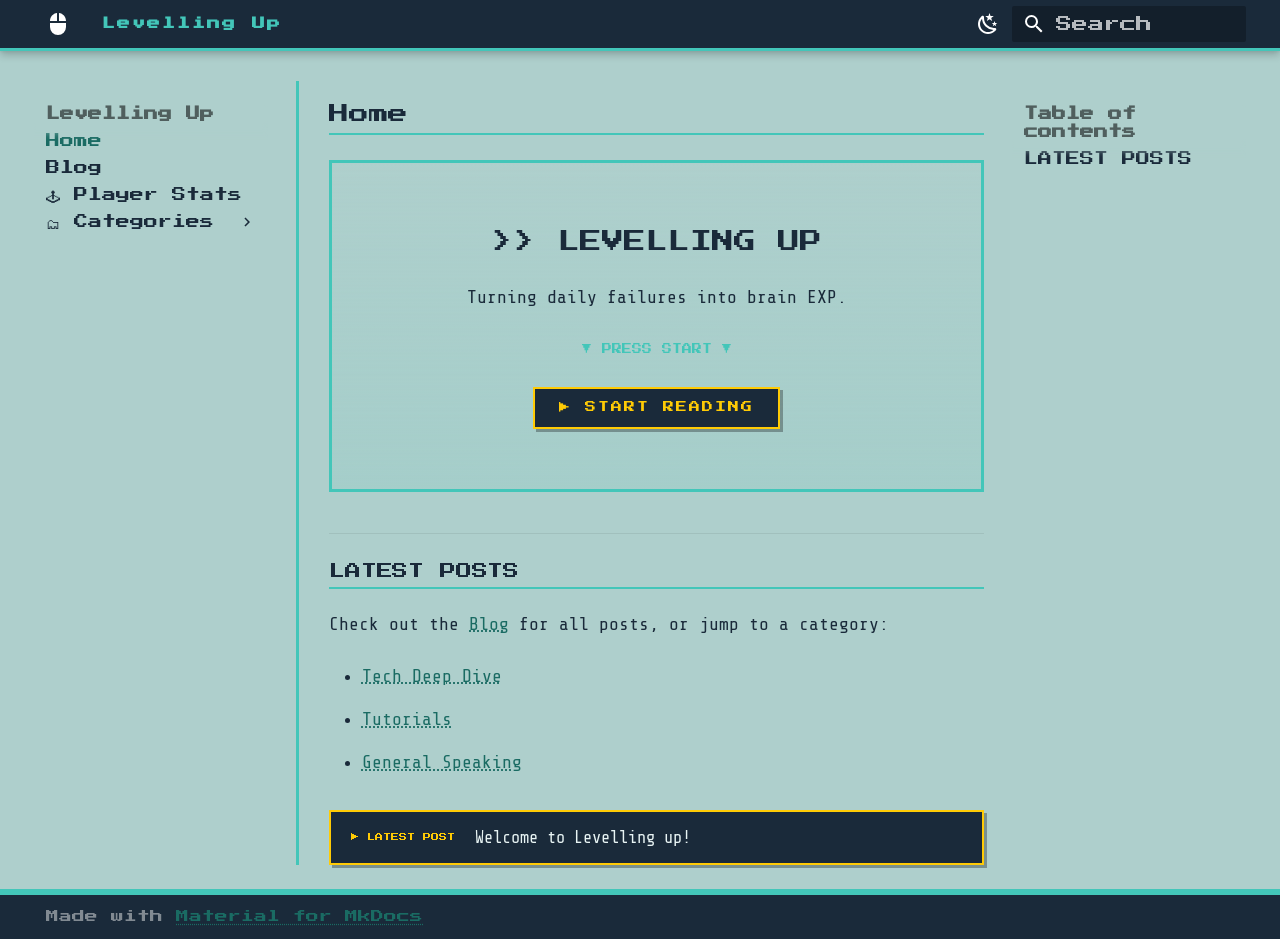
<file: index.html>
<!doctype html>
<html lang="en" class="no-js">
  <head>
    
      <meta charset="utf-8">
      <meta name="viewport" content="width=device-width,initial-scale=1">
      
        <meta name="description" content="Turning daily failures into brain EXP.">
      
      
        <meta name="author" content="Fabio Scantamburlo">
      
      
        <link rel="canonical" href="https://fabioscantamburlo.github.io/">
      
      
      
        <link rel="next" href="blog/">
      
      
        
      
      
      <link rel="icon" href="assets/images/favicon.png">
      <meta name="generator" content="mkdocs-1.6.1, mkdocs-material-9.7.4">
    
    
      
        <title>Levelling Up</title>
      
    
    
      <link rel="stylesheet" href="assets/stylesheets/main.484c7ddc.min.css">
      
        
        <link rel="stylesheet" href="assets/stylesheets/palette.ab4e12ef.min.css">
      
      


    
    
      
    
    
      
        
        
        <link rel="preconnect" href="https://fonts.gstatic.com" crossorigin>
        <link rel="stylesheet" href="https://fonts.googleapis.com/css?family=Press+Start+2P:300,300i,400,400i,700,700i%7CShare+Tech+Mono:400,400i,700,700i&display=fallback">
        <style>:root{--md-text-font:"Press Start 2P";--md-code-font:"Share Tech Mono"}</style>
      
    
    
      <link rel="stylesheet" href="stylesheets/extra.css">
    
    <script>__md_scope=new URL(".",location),__md_hash=e=>[...e].reduce(((e,_)=>(e<<5)-e+_.charCodeAt(0)),0),__md_get=(e,_=localStorage,t=__md_scope)=>JSON.parse(_.getItem(t.pathname+"."+e)),__md_set=(e,_,t=localStorage,a=__md_scope)=>{try{t.setItem(a.pathname+"."+e,JSON.stringify(_))}catch(e){}}</script>
    
      

    
    
  </head>
  
  
    
    
      
    
    
    
    
    <body dir="ltr" data-md-color-scheme="default" data-md-color-primary="custom" data-md-color-accent="custom">
  
    
    <input class="md-toggle" data-md-toggle="drawer" type="checkbox" id="__drawer" autocomplete="off">
    <input class="md-toggle" data-md-toggle="search" type="checkbox" id="__search" autocomplete="off">
    <label class="md-overlay" for="__drawer"></label>
    <div data-md-component="skip">
      
        
        <a href="#latest-posts" class="md-skip">
          Skip to content
        </a>
      
    </div>
    <div data-md-component="announce">
      
    </div>
    
    
      

  

<header class="md-header md-header--shadow" data-md-component="header">
  <nav class="md-header__inner md-grid" aria-label="Header">
    <a href="." title="Levelling Up" class="md-header__button md-logo" aria-label="Levelling Up" data-md-component="logo">
      
  
  <svg xmlns="http://www.w3.org/2000/svg" viewBox="0 0 24 24"><path d="M11 1.07C7.05 1.56 4 4.92 4 9h7m-7 6a8 8 0 0 0 8 8 8 8 0 0 0 8-8v-4H4m9-9.93V9h7c0-4.08-3.06-7.44-7-7.93"/></svg>

    </a>
    <label class="md-header__button md-icon" for="__drawer">
      
      <svg xmlns="http://www.w3.org/2000/svg" viewBox="0 0 24 24"><path d="M3 6h18v2H3zm0 5h18v2H3zm0 5h18v2H3z"/></svg>
    </label>
    <div class="md-header__title" data-md-component="header-title">
      <div class="md-header__ellipsis">
        <div class="md-header__topic">
          <span class="md-ellipsis">
            Levelling Up
          </span>
        </div>
        <div class="md-header__topic" data-md-component="header-topic">
          <span class="md-ellipsis">
            
              Home
            
          </span>
        </div>
      </div>
    </div>
    
      
        <form class="md-header__option" data-md-component="palette">
  
    
    
    
    <input class="md-option" data-md-color-media="" data-md-color-scheme="default" data-md-color-primary="custom" data-md-color-accent="custom"  aria-label="Night mode"  type="radio" name="__palette" id="__palette_0">
    
      <label class="md-header__button md-icon" title="Night mode" for="__palette_1" hidden>
        <svg xmlns="http://www.w3.org/2000/svg" viewBox="0 0 24 24"><path d="m17.75 4.09-2.53 1.94.91 3.06-2.63-1.81-2.63 1.81.91-3.06-2.53-1.94L12.44 4l1.06-3 1.06 3zm3.5 6.91-1.64 1.25.59 1.98-1.7-1.17-1.7 1.17.59-1.98L15.75 11l2.06-.05L18.5 9l.69 1.95zm-2.28 4.95c.83-.08 1.72 1.1 1.19 1.85-.32.45-.66.87-1.08 1.27C15.17 23 8.84 23 4.94 19.07c-3.91-3.9-3.91-10.24 0-14.14.4-.4.82-.76 1.27-1.08.75-.53 1.93.36 1.85 1.19-.27 2.86.69 5.83 2.89 8.02a9.96 9.96 0 0 0 8.02 2.89m-1.64 2.02a12.08 12.08 0 0 1-7.8-3.47c-2.17-2.19-3.33-5-3.49-7.82-2.81 3.14-2.7 7.96.31 10.98 3.02 3.01 7.84 3.12 10.98.31"/></svg>
      </label>
    
  
    
    
    
    <input class="md-option" data-md-color-media="" data-md-color-scheme="slate" data-md-color-primary="custom" data-md-color-accent="custom"  aria-label="Day mode"  type="radio" name="__palette" id="__palette_1">
    
      <label class="md-header__button md-icon" title="Day mode" for="__palette_0" hidden>
        <svg xmlns="http://www.w3.org/2000/svg" viewBox="0 0 24 24"><path d="M12 7a5 5 0 0 1 5 5 5 5 0 0 1-5 5 5 5 0 0 1-5-5 5 5 0 0 1 5-5m0 2a3 3 0 0 0-3 3 3 3 0 0 0 3 3 3 3 0 0 0 3-3 3 3 0 0 0-3-3m0-7 2.39 3.42C13.65 5.15 12.84 5 12 5s-1.65.15-2.39.42zM3.34 7l4.16-.35A7.2 7.2 0 0 0 5.94 8.5c-.44.74-.69 1.5-.83 2.29zm.02 10 1.76-3.77a7.131 7.131 0 0 0 2.38 4.14zM20.65 7l-1.77 3.79a7.02 7.02 0 0 0-2.38-4.15zm-.01 10-4.14.36c.59-.51 1.12-1.14 1.54-1.86.42-.73.69-1.5.83-2.29zM12 22l-2.41-3.44c.74.27 1.55.44 2.41.44.82 0 1.63-.17 2.37-.44z"/></svg>
      </label>
    
  
</form>
      
    
    
      <script>var palette=__md_get("__palette");if(palette&&palette.color){if("(prefers-color-scheme)"===palette.color.media){var media=matchMedia("(prefers-color-scheme: light)"),input=document.querySelector(media.matches?"[data-md-color-media='(prefers-color-scheme: light)']":"[data-md-color-media='(prefers-color-scheme: dark)']");palette.color.media=input.getAttribute("data-md-color-media"),palette.color.scheme=input.getAttribute("data-md-color-scheme"),palette.color.primary=input.getAttribute("data-md-color-primary"),palette.color.accent=input.getAttribute("data-md-color-accent")}for(var[key,value]of Object.entries(palette.color))document.body.setAttribute("data-md-color-"+key,value)}</script>
    
    
    
      
      
        <label class="md-header__button md-icon" for="__search">
          
          <svg xmlns="http://www.w3.org/2000/svg" viewBox="0 0 24 24"><path d="M9.5 3A6.5 6.5 0 0 1 16 9.5c0 1.61-.59 3.09-1.56 4.23l.27.27h.79l5 5-1.5 1.5-5-5v-.79l-.27-.27A6.52 6.52 0 0 1 9.5 16 6.5 6.5 0 0 1 3 9.5 6.5 6.5 0 0 1 9.5 3m0 2C7 5 5 7 5 9.5S7 14 9.5 14 14 12 14 9.5 12 5 9.5 5"/></svg>
        </label>
        <div class="md-search" data-md-component="search" role="dialog">
  <label class="md-search__overlay" for="__search"></label>
  <div class="md-search__inner" role="search">
    <form class="md-search__form" name="search">
      <input type="text" class="md-search__input" name="query" aria-label="Search" placeholder="Search" autocapitalize="off" autocorrect="off" autocomplete="off" spellcheck="false" data-md-component="search-query" required>
      <label class="md-search__icon md-icon" for="__search">
        
        <svg xmlns="http://www.w3.org/2000/svg" viewBox="0 0 24 24"><path d="M9.5 3A6.5 6.5 0 0 1 16 9.5c0 1.61-.59 3.09-1.56 4.23l.27.27h.79l5 5-1.5 1.5-5-5v-.79l-.27-.27A6.52 6.52 0 0 1 9.5 16 6.5 6.5 0 0 1 3 9.5 6.5 6.5 0 0 1 9.5 3m0 2C7 5 5 7 5 9.5S7 14 9.5 14 14 12 14 9.5 12 5 9.5 5"/></svg>
        
        <svg xmlns="http://www.w3.org/2000/svg" viewBox="0 0 24 24"><path d="M20 11v2H8l5.5 5.5-1.42 1.42L4.16 12l7.92-7.92L13.5 5.5 8 11z"/></svg>
      </label>
      <nav class="md-search__options" aria-label="Search">
        
        <button type="reset" class="md-search__icon md-icon" title="Clear" aria-label="Clear" tabindex="-1">
          
          <svg xmlns="http://www.w3.org/2000/svg" viewBox="0 0 24 24"><path d="M19 6.41 17.59 5 12 10.59 6.41 5 5 6.41 10.59 12 5 17.59 6.41 19 12 13.41 17.59 19 19 17.59 13.41 12z"/></svg>
        </button>
      </nav>
      
    </form>
    <div class="md-search__output">
      <div class="md-search__scrollwrap" tabindex="0" data-md-scrollfix>
        <div class="md-search-result" data-md-component="search-result">
          <div class="md-search-result__meta">
            Initializing search
          </div>
          <ol class="md-search-result__list" role="presentation"></ol>
        </div>
      </div>
    </div>
  </div>
</div>
      
    
    
  </nav>
  
</header>
    
    <div class="md-container" data-md-component="container">
      
      
        
          
        
      
      <main class="md-main" data-md-component="main">
        <div class="md-main__inner md-grid">
          
            
              
              <div class="md-sidebar md-sidebar--primary" data-md-component="sidebar" data-md-type="navigation" >
                <div class="md-sidebar__scrollwrap">
                  <div class="md-sidebar__inner">
                    



<nav class="md-nav md-nav--primary" aria-label="Navigation" data-md-level="0">
  <label class="md-nav__title" for="__drawer">
    <a href="." title="Levelling Up" class="md-nav__button md-logo" aria-label="Levelling Up" data-md-component="logo">
      
  
  <svg xmlns="http://www.w3.org/2000/svg" viewBox="0 0 24 24"><path d="M11 1.07C7.05 1.56 4 4.92 4 9h7m-7 6a8 8 0 0 0 8 8 8 8 0 0 0 8-8v-4H4m9-9.93V9h7c0-4.08-3.06-7.44-7-7.93"/></svg>

    </a>
    Levelling Up
  </label>
  
  <ul class="md-nav__list" data-md-scrollfix>
    
      
      
  
  
    
  
  
  
    <li class="md-nav__item md-nav__item--active">
      
      <input class="md-nav__toggle md-toggle" type="checkbox" id="__toc">
      
      
      
        <label class="md-nav__link md-nav__link--active" for="__toc">
          
  
  
  <span class="md-ellipsis">
    
  
    Home
  

    
  </span>
  
  

          <span class="md-nav__icon md-icon"></span>
        </label>
      
      <a href="." class="md-nav__link md-nav__link--active">
        
  
  
  <span class="md-ellipsis">
    
  
    Home
  

    
  </span>
  
  

      </a>
      
        

<nav class="md-nav md-nav--secondary" aria-label="Table of contents">
  
  
  
  
    <label class="md-nav__title" for="__toc">
      <span class="md-nav__icon md-icon"></span>
      Table of contents
    </label>
    <ul class="md-nav__list" data-md-component="toc" data-md-scrollfix>
      
        <li class="md-nav__item">
  <a href="#latest-posts" class="md-nav__link">
    <span class="md-ellipsis">
      
        LATEST POSTS
      
    </span>
  </a>
  
</li>
      
    </ul>
  
</nav>
      
    </li>
  

    
      
      
  
  
  
    
  
  
    <li class="md-nav__item">
      <a href="blog/" class="md-nav__link">
        
  
  
  <span class="md-ellipsis">
    
  
    Blog
  

    
  </span>
  
  

      </a>
    </li>
  

    
      
      
  
  
  
  
    <li class="md-nav__item">
      <a href="about/" class="md-nav__link">
        
  
  
  <span class="md-ellipsis">
    
  
    🕹 Player Stats
  

    
  </span>
  
  

      </a>
    </li>
  

    
      
      
  
  
  
  
    
    
    
    
    
    <li class="md-nav__item md-nav__item--nested">
      
        
        
        <input class="md-nav__toggle md-toggle " type="checkbox" id="__nav_4" >
        
          
          <label class="md-nav__link" for="__nav_4" id="__nav_4_label" tabindex="0">
            
  
  
  <span class="md-ellipsis">
    
  
    🗂 Categories
  

    
  </span>
  
  

            <span class="md-nav__icon md-icon"></span>
          </label>
        
        <nav class="md-nav" data-md-level="1" aria-labelledby="__nav_4_label" aria-expanded="false">
          <label class="md-nav__title" for="__nav_4">
            <span class="md-nav__icon md-icon"></span>
            
  
    🗂 Categories
  

          </label>
          <ul class="md-nav__list" data-md-scrollfix>
            
              
                
  
  
  
  
    <li class="md-nav__item">
      <a href="categories/tech-deep-dive/" class="md-nav__link">
        
  
  
  <span class="md-ellipsis">
    
  
    Tech Deep Dive
  

    
  </span>
  
  

      </a>
    </li>
  

              
            
              
                
  
  
  
  
    <li class="md-nav__item">
      <a href="categories/tutorials/" class="md-nav__link">
        
  
  
  <span class="md-ellipsis">
    
  
    Tutorials
  

    
  </span>
  
  

      </a>
    </li>
  

              
            
              
                
  
  
  
  
    <li class="md-nav__item">
      <a href="categories/general-speaking/" class="md-nav__link">
        
  
  
  <span class="md-ellipsis">
    
  
    General Speaking
  

    
  </span>
  
  

      </a>
    </li>
  

              
            
          </ul>
        </nav>
      
    </li>
  

    
  </ul>
</nav>
                  </div>
                </div>
              </div>
            
            
              
              <div class="md-sidebar md-sidebar--secondary" data-md-component="sidebar" data-md-type="toc" >
                <div class="md-sidebar__scrollwrap">
                  <div class="md-sidebar__inner">
                    

<nav class="md-nav md-nav--secondary" aria-label="Table of contents">
  
  
  
  
    <label class="md-nav__title" for="__toc">
      <span class="md-nav__icon md-icon"></span>
      Table of contents
    </label>
    <ul class="md-nav__list" data-md-component="toc" data-md-scrollfix>
      
        <li class="md-nav__item">
  <a href="#latest-posts" class="md-nav__link">
    <span class="md-ellipsis">
      
        LATEST POSTS
      
    </span>
  </a>
  
</li>
      
    </ul>
  
</nav>
                  </div>
                </div>
              </div>
            
          
          
            <div class="md-content" data-md-component="content">
              
              <article class="md-content__inner md-typeset">
                
  
  
                  



  <h1>Home</h1>

<div class="hero">
  <div class="hero-title">>> LEVELLING UP</div>
  <div class="hero-sub">Turning daily failures into brain EXP.</div>
  <div class="hero-blink">▼ PRESS START ▼</div>
  <a href="blog/" class="hero-btn">▶ START READING</a>
</div>

<hr />
<h2 id="latest-posts">LATEST POSTS</h2>
<p>Check out the <a href="blog/">Blog</a> for all posts, or jump to a category:</p>
<ul>
<li><a href="categories/tech-deep-dive/">Tech Deep Dive</a></li>
<li><a href="categories/tutorials/">Tutorials</a></li>
<li><a href="categories/general-speaking/">General Speaking</a></li>
</ul>












                
  
  <div class="latest-post-bar">
    <span class="latest-post-label">▶ LATEST POST</span>
    <a href="blog/2026/03/04/welcome-to-levelling-up/" class="latest-post-link">
      Welcome to Levelling up!
    </a>
  </div>
  

              </article>
            </div>
          
          
<script>var target=document.getElementById(location.hash.slice(1));target&&target.name&&(target.checked=target.name.startsWith("__tabbed_"))</script>
        </div>
        
          <button type="button" class="md-top md-icon" data-md-component="top" hidden>
  
  <svg xmlns="http://www.w3.org/2000/svg" viewBox="0 0 24 24"><path d="M13 20h-2V8l-5.5 5.5-1.42-1.42L12 4.16l7.92 7.92-1.42 1.42L13 8z"/></svg>
  Back to top
</button>
        
      </main>
      
        <footer class="md-footer">
  
  <div class="md-footer-meta md-typeset">
    <div class="md-footer-meta__inner md-grid">
      <div class="md-copyright">
  
  
    Made with
    <a href="https://squidfunk.github.io/mkdocs-material/" target="_blank" rel="noopener">
      Material for MkDocs
    </a>
  
</div>
      
    </div>
  </div>
</footer>
      
    </div>
    <div class="md-dialog" data-md-component="dialog">
      <div class="md-dialog__inner md-typeset"></div>
    </div>
    
    
    
      
      
      <script id="__config" type="application/json">{"annotate": null, "base": ".", "features": ["navigation.top", "toc.follow"], "search": "assets/javascripts/workers/search.2c215733.min.js", "tags": null, "translations": {"clipboard.copied": "Copied to clipboard", "clipboard.copy": "Copy to clipboard", "search.result.more.one": "1 more on this page", "search.result.more.other": "# more on this page", "search.result.none": "No matching documents", "search.result.one": "1 matching document", "search.result.other": "# matching documents", "search.result.placeholder": "Type to start searching", "search.result.term.missing": "Missing", "select.version": "Select version"}, "version": null}</script>
    
    
      <script src="assets/javascripts/bundle.79ae519e.min.js"></script>
      
        <script src="js/badges.js"></script>
      
        <script src="js/badge-config.js"></script>
      
    
  </body>
</html>
</file>
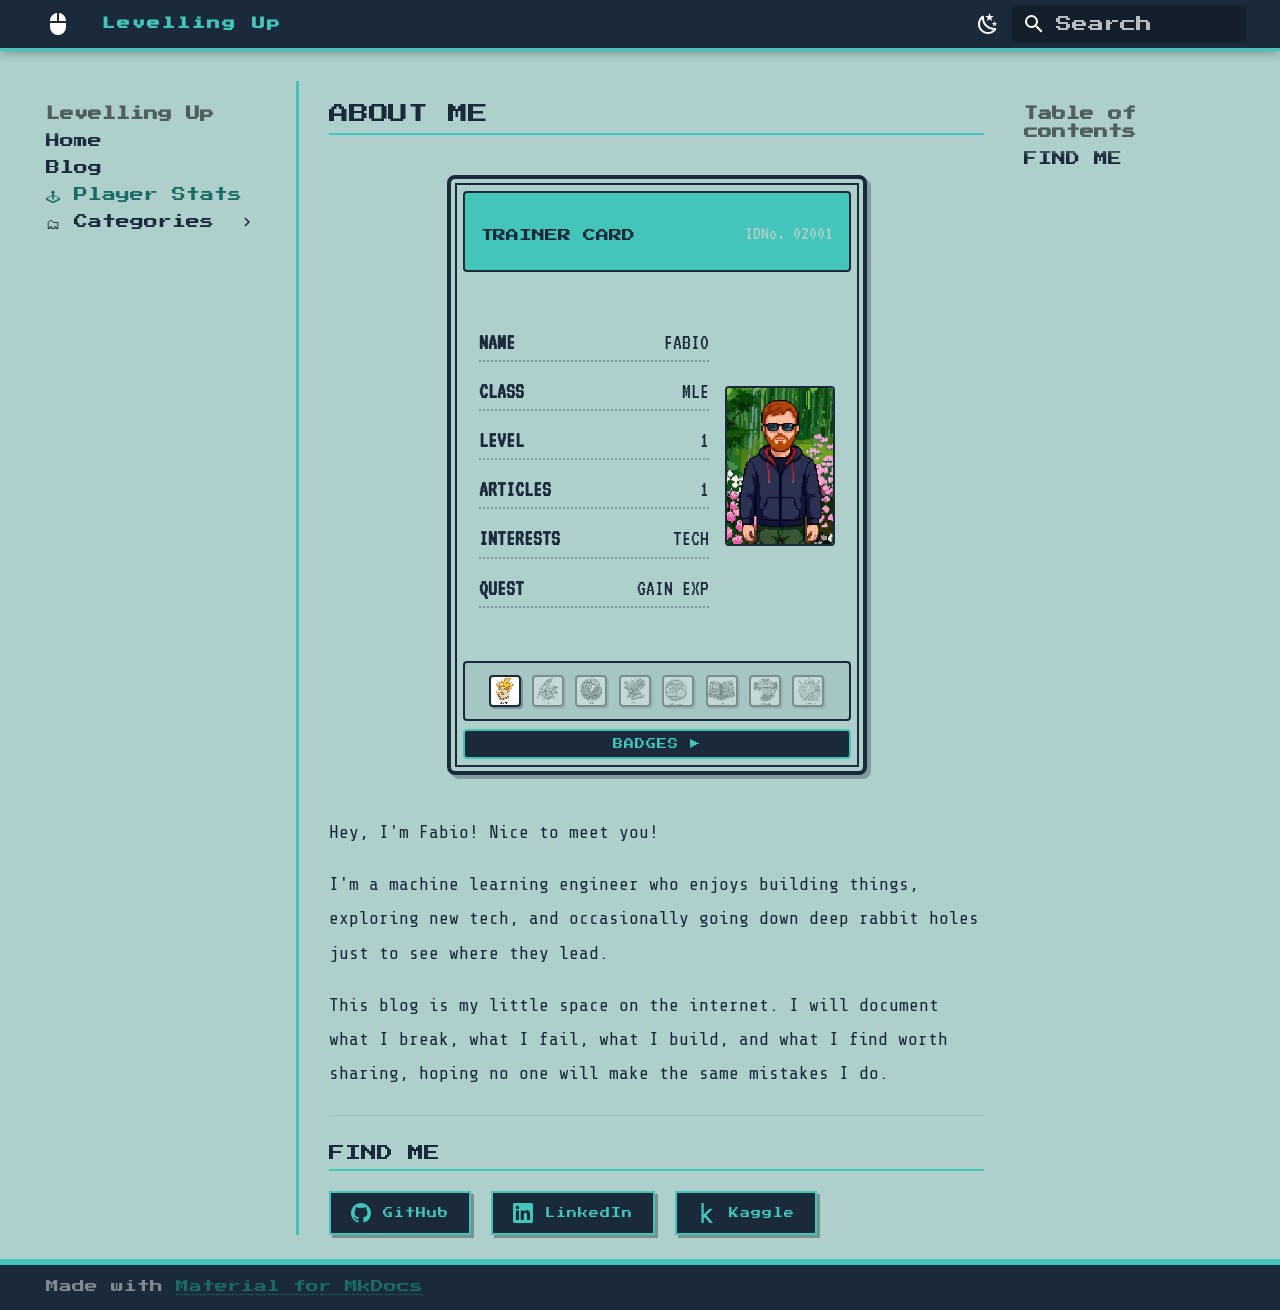
<file: about/index.html>
<!doctype html>
<html lang="en" class="no-js">
  <head>
    
      <meta charset="utf-8">
      <meta name="viewport" content="width=device-width,initial-scale=1">
      
        <meta name="description" content="Turning daily failures into brain EXP.">
      
      
        <meta name="author" content="Fabio Scantamburlo">
      
      
        <link rel="canonical" href="https://fabioscantamburlo.github.io/about/">
      
      
        <link rel="prev" href="../blog/">
      
      
        <link rel="next" href="../categories/tech-deep-dive/">
      
      
        
      
      
      <link rel="icon" href="../assets/images/favicon.png">
      <meta name="generator" content="mkdocs-1.6.1, mkdocs-material-9.7.4">
    
    
      
        <title>🕹 Player Stats - Levelling Up</title>
      
    
    
      <link rel="stylesheet" href="../assets/stylesheets/main.484c7ddc.min.css">
      
        
        <link rel="stylesheet" href="../assets/stylesheets/palette.ab4e12ef.min.css">
      
      


    
    
      
    
    
      
        
        
        <link rel="preconnect" href="https://fonts.gstatic.com" crossorigin>
        <link rel="stylesheet" href="https://fonts.googleapis.com/css?family=Press+Start+2P:300,300i,400,400i,700,700i%7CShare+Tech+Mono:400,400i,700,700i&display=fallback">
        <style>:root{--md-text-font:"Press Start 2P";--md-code-font:"Share Tech Mono"}</style>
      
    
    
      <link rel="stylesheet" href="../stylesheets/extra.css">
    
    <script>__md_scope=new URL("..",location),__md_hash=e=>[...e].reduce(((e,_)=>(e<<5)-e+_.charCodeAt(0)),0),__md_get=(e,_=localStorage,t=__md_scope)=>JSON.parse(_.getItem(t.pathname+"."+e)),__md_set=(e,_,t=localStorage,a=__md_scope)=>{try{t.setItem(a.pathname+"."+e,JSON.stringify(_))}catch(e){}}</script>
    
      

    
    
  </head>
  
  
    
    
      
    
    
    
    
    <body dir="ltr" data-md-color-scheme="default" data-md-color-primary="custom" data-md-color-accent="custom">
  
    
    <input class="md-toggle" data-md-toggle="drawer" type="checkbox" id="__drawer" autocomplete="off">
    <input class="md-toggle" data-md-toggle="search" type="checkbox" id="__search" autocomplete="off">
    <label class="md-overlay" for="__drawer"></label>
    <div data-md-component="skip">
      
        
        <a href="#about-me" class="md-skip">
          Skip to content
        </a>
      
    </div>
    <div data-md-component="announce">
      
    </div>
    
    
      

  

<header class="md-header md-header--shadow" data-md-component="header">
  <nav class="md-header__inner md-grid" aria-label="Header">
    <a href=".." title="Levelling Up" class="md-header__button md-logo" aria-label="Levelling Up" data-md-component="logo">
      
  
  <svg xmlns="http://www.w3.org/2000/svg" viewBox="0 0 24 24"><path d="M11 1.07C7.05 1.56 4 4.92 4 9h7m-7 6a8 8 0 0 0 8 8 8 8 0 0 0 8-8v-4H4m9-9.93V9h7c0-4.08-3.06-7.44-7-7.93"/></svg>

    </a>
    <label class="md-header__button md-icon" for="__drawer">
      
      <svg xmlns="http://www.w3.org/2000/svg" viewBox="0 0 24 24"><path d="M3 6h18v2H3zm0 5h18v2H3zm0 5h18v2H3z"/></svg>
    </label>
    <div class="md-header__title" data-md-component="header-title">
      <div class="md-header__ellipsis">
        <div class="md-header__topic">
          <span class="md-ellipsis">
            Levelling Up
          </span>
        </div>
        <div class="md-header__topic" data-md-component="header-topic">
          <span class="md-ellipsis">
            
              🕹 Player Stats
            
          </span>
        </div>
      </div>
    </div>
    
      
        <form class="md-header__option" data-md-component="palette">
  
    
    
    
    <input class="md-option" data-md-color-media="" data-md-color-scheme="default" data-md-color-primary="custom" data-md-color-accent="custom"  aria-label="Night mode"  type="radio" name="__palette" id="__palette_0">
    
      <label class="md-header__button md-icon" title="Night mode" for="__palette_1" hidden>
        <svg xmlns="http://www.w3.org/2000/svg" viewBox="0 0 24 24"><path d="m17.75 4.09-2.53 1.94.91 3.06-2.63-1.81-2.63 1.81.91-3.06-2.53-1.94L12.44 4l1.06-3 1.06 3zm3.5 6.91-1.64 1.25.59 1.98-1.7-1.17-1.7 1.17.59-1.98L15.75 11l2.06-.05L18.5 9l.69 1.95zm-2.28 4.95c.83-.08 1.72 1.1 1.19 1.85-.32.45-.66.87-1.08 1.27C15.17 23 8.84 23 4.94 19.07c-3.91-3.9-3.91-10.24 0-14.14.4-.4.82-.76 1.27-1.08.75-.53 1.93.36 1.85 1.19-.27 2.86.69 5.83 2.89 8.02a9.96 9.96 0 0 0 8.02 2.89m-1.64 2.02a12.08 12.08 0 0 1-7.8-3.47c-2.17-2.19-3.33-5-3.49-7.82-2.81 3.14-2.7 7.96.31 10.98 3.02 3.01 7.84 3.12 10.98.31"/></svg>
      </label>
    
  
    
    
    
    <input class="md-option" data-md-color-media="" data-md-color-scheme="slate" data-md-color-primary="custom" data-md-color-accent="custom"  aria-label="Day mode"  type="radio" name="__palette" id="__palette_1">
    
      <label class="md-header__button md-icon" title="Day mode" for="__palette_0" hidden>
        <svg xmlns="http://www.w3.org/2000/svg" viewBox="0 0 24 24"><path d="M12 7a5 5 0 0 1 5 5 5 5 0 0 1-5 5 5 5 0 0 1-5-5 5 5 0 0 1 5-5m0 2a3 3 0 0 0-3 3 3 3 0 0 0 3 3 3 3 0 0 0 3-3 3 3 0 0 0-3-3m0-7 2.39 3.42C13.65 5.15 12.84 5 12 5s-1.65.15-2.39.42zM3.34 7l4.16-.35A7.2 7.2 0 0 0 5.94 8.5c-.44.74-.69 1.5-.83 2.29zm.02 10 1.76-3.77a7.131 7.131 0 0 0 2.38 4.14zM20.65 7l-1.77 3.79a7.02 7.02 0 0 0-2.38-4.15zm-.01 10-4.14.36c.59-.51 1.12-1.14 1.54-1.86.42-.73.69-1.5.83-2.29zM12 22l-2.41-3.44c.74.27 1.55.44 2.41.44.82 0 1.63-.17 2.37-.44z"/></svg>
      </label>
    
  
</form>
      
    
    
      <script>var palette=__md_get("__palette");if(palette&&palette.color){if("(prefers-color-scheme)"===palette.color.media){var media=matchMedia("(prefers-color-scheme: light)"),input=document.querySelector(media.matches?"[data-md-color-media='(prefers-color-scheme: light)']":"[data-md-color-media='(prefers-color-scheme: dark)']");palette.color.media=input.getAttribute("data-md-color-media"),palette.color.scheme=input.getAttribute("data-md-color-scheme"),palette.color.primary=input.getAttribute("data-md-color-primary"),palette.color.accent=input.getAttribute("data-md-color-accent")}for(var[key,value]of Object.entries(palette.color))document.body.setAttribute("data-md-color-"+key,value)}</script>
    
    
    
      
      
        <label class="md-header__button md-icon" for="__search">
          
          <svg xmlns="http://www.w3.org/2000/svg" viewBox="0 0 24 24"><path d="M9.5 3A6.5 6.5 0 0 1 16 9.5c0 1.61-.59 3.09-1.56 4.23l.27.27h.79l5 5-1.5 1.5-5-5v-.79l-.27-.27A6.52 6.52 0 0 1 9.5 16 6.5 6.5 0 0 1 3 9.5 6.5 6.5 0 0 1 9.5 3m0 2C7 5 5 7 5 9.5S7 14 9.5 14 14 12 14 9.5 12 5 9.5 5"/></svg>
        </label>
        <div class="md-search" data-md-component="search" role="dialog">
  <label class="md-search__overlay" for="__search"></label>
  <div class="md-search__inner" role="search">
    <form class="md-search__form" name="search">
      <input type="text" class="md-search__input" name="query" aria-label="Search" placeholder="Search" autocapitalize="off" autocorrect="off" autocomplete="off" spellcheck="false" data-md-component="search-query" required>
      <label class="md-search__icon md-icon" for="__search">
        
        <svg xmlns="http://www.w3.org/2000/svg" viewBox="0 0 24 24"><path d="M9.5 3A6.5 6.5 0 0 1 16 9.5c0 1.61-.59 3.09-1.56 4.23l.27.27h.79l5 5-1.5 1.5-5-5v-.79l-.27-.27A6.52 6.52 0 0 1 9.5 16 6.5 6.5 0 0 1 3 9.5 6.5 6.5 0 0 1 9.5 3m0 2C7 5 5 7 5 9.5S7 14 9.5 14 14 12 14 9.5 12 5 9.5 5"/></svg>
        
        <svg xmlns="http://www.w3.org/2000/svg" viewBox="0 0 24 24"><path d="M20 11v2H8l5.5 5.5-1.42 1.42L4.16 12l7.92-7.92L13.5 5.5 8 11z"/></svg>
      </label>
      <nav class="md-search__options" aria-label="Search">
        
        <button type="reset" class="md-search__icon md-icon" title="Clear" aria-label="Clear" tabindex="-1">
          
          <svg xmlns="http://www.w3.org/2000/svg" viewBox="0 0 24 24"><path d="M19 6.41 17.59 5 12 10.59 6.41 5 5 6.41 10.59 12 5 17.59 6.41 19 12 13.41 17.59 19 19 17.59 13.41 12z"/></svg>
        </button>
      </nav>
      
    </form>
    <div class="md-search__output">
      <div class="md-search__scrollwrap" tabindex="0" data-md-scrollfix>
        <div class="md-search-result" data-md-component="search-result">
          <div class="md-search-result__meta">
            Initializing search
          </div>
          <ol class="md-search-result__list" role="presentation"></ol>
        </div>
      </div>
    </div>
  </div>
</div>
      
    
    
  </nav>
  
</header>
    
    <div class="md-container" data-md-component="container">
      
      
        
          
        
      
      <main class="md-main" data-md-component="main">
        <div class="md-main__inner md-grid">
          
            
              
              <div class="md-sidebar md-sidebar--primary" data-md-component="sidebar" data-md-type="navigation" >
                <div class="md-sidebar__scrollwrap">
                  <div class="md-sidebar__inner">
                    



<nav class="md-nav md-nav--primary" aria-label="Navigation" data-md-level="0">
  <label class="md-nav__title" for="__drawer">
    <a href=".." title="Levelling Up" class="md-nav__button md-logo" aria-label="Levelling Up" data-md-component="logo">
      
  
  <svg xmlns="http://www.w3.org/2000/svg" viewBox="0 0 24 24"><path d="M11 1.07C7.05 1.56 4 4.92 4 9h7m-7 6a8 8 0 0 0 8 8 8 8 0 0 0 8-8v-4H4m9-9.93V9h7c0-4.08-3.06-7.44-7-7.93"/></svg>

    </a>
    Levelling Up
  </label>
  
  <ul class="md-nav__list" data-md-scrollfix>
    
      
      
  
  
  
  
    <li class="md-nav__item">
      <a href=".." class="md-nav__link">
        
  
  
  <span class="md-ellipsis">
    
  
    Home
  

    
  </span>
  
  

      </a>
    </li>
  

    
      
      
  
  
  
    
  
  
    <li class="md-nav__item">
      <a href="../blog/" class="md-nav__link">
        
  
  
  <span class="md-ellipsis">
    
  
    Blog
  

    
  </span>
  
  

      </a>
    </li>
  

    
      
      
  
  
    
  
  
  
    <li class="md-nav__item md-nav__item--active">
      
      <input class="md-nav__toggle md-toggle" type="checkbox" id="__toc">
      
      
        
      
      
        <label class="md-nav__link md-nav__link--active" for="__toc">
          
  
  
  <span class="md-ellipsis">
    
  
    🕹 Player Stats
  

    
  </span>
  
  

          <span class="md-nav__icon md-icon"></span>
        </label>
      
      <a href="./" class="md-nav__link md-nav__link--active">
        
  
  
  <span class="md-ellipsis">
    
  
    🕹 Player Stats
  

    
  </span>
  
  

      </a>
      
        

<nav class="md-nav md-nav--secondary" aria-label="Table of contents">
  
  
  
    
  
  
    <label class="md-nav__title" for="__toc">
      <span class="md-nav__icon md-icon"></span>
      Table of contents
    </label>
    <ul class="md-nav__list" data-md-component="toc" data-md-scrollfix>
      
        <li class="md-nav__item">
  <a href="#find-me" class="md-nav__link">
    <span class="md-ellipsis">
      
        FIND ME
      
    </span>
  </a>
  
</li>
      
    </ul>
  
</nav>
      
    </li>
  

    
      
      
  
  
  
  
    
    
    
    
    
    <li class="md-nav__item md-nav__item--nested">
      
        
        
        <input class="md-nav__toggle md-toggle " type="checkbox" id="__nav_4" >
        
          
          <label class="md-nav__link" for="__nav_4" id="__nav_4_label" tabindex="0">
            
  
  
  <span class="md-ellipsis">
    
  
    🗂 Categories
  

    
  </span>
  
  

            <span class="md-nav__icon md-icon"></span>
          </label>
        
        <nav class="md-nav" data-md-level="1" aria-labelledby="__nav_4_label" aria-expanded="false">
          <label class="md-nav__title" for="__nav_4">
            <span class="md-nav__icon md-icon"></span>
            
  
    🗂 Categories
  

          </label>
          <ul class="md-nav__list" data-md-scrollfix>
            
              
                
  
  
  
  
    <li class="md-nav__item">
      <a href="../categories/tech-deep-dive/" class="md-nav__link">
        
  
  
  <span class="md-ellipsis">
    
  
    Tech Deep Dive
  

    
  </span>
  
  

      </a>
    </li>
  

              
            
              
                
  
  
  
  
    <li class="md-nav__item">
      <a href="../categories/tutorials/" class="md-nav__link">
        
  
  
  <span class="md-ellipsis">
    
  
    Tutorials
  

    
  </span>
  
  

      </a>
    </li>
  

              
            
              
                
  
  
  
  
    <li class="md-nav__item">
      <a href="../categories/general-speaking/" class="md-nav__link">
        
  
  
  <span class="md-ellipsis">
    
  
    General Speaking
  

    
  </span>
  
  

      </a>
    </li>
  

              
            
          </ul>
        </nav>
      
    </li>
  

    
  </ul>
</nav>
                  </div>
                </div>
              </div>
            
            
              
              <div class="md-sidebar md-sidebar--secondary" data-md-component="sidebar" data-md-type="toc" >
                <div class="md-sidebar__scrollwrap">
                  <div class="md-sidebar__inner">
                    

<nav class="md-nav md-nav--secondary" aria-label="Table of contents">
  
  
  
    
  
  
    <label class="md-nav__title" for="__toc">
      <span class="md-nav__icon md-icon"></span>
      Table of contents
    </label>
    <ul class="md-nav__list" data-md-component="toc" data-md-scrollfix>
      
        <li class="md-nav__item">
  <a href="#find-me" class="md-nav__link">
    <span class="md-ellipsis">
      
        FIND ME
      
    </span>
  </a>
  
</li>
      
    </ul>
  
</nav>
                  </div>
                </div>
              </div>
            
          
          
            <div class="md-content" data-md-component="content">
              
              <article class="md-content__inner md-typeset">
                
  
  
                  



<h1 id="about-me">ABOUT ME</h1>
<div class="tc-flip-wrapper">
  <div class="tc-flip-inner" id="tcFlip">

    <!-- FRONT -->
    <div class="crystal-trainer-card tc-front">
      <div class="tc-header">
        <h3 class="tc-title">TRAINER CARD</h3>
        <span class="tc-id">IDNo. 02001</span>
      </div>
      <div class="tc-content">
        <div class="tc-stats">
          <div class="tc-row"><span class="tc-label">NAME</span><span class="tc-value">FABIO</span></div>
          <div class="tc-row"><span class="tc-label">CLASS</span><span class="tc-value">MLE</span></div>
          <div class="tc-row"><span class="tc-label">LEVEL</span><span class="tc-value">1</span></div>
          <div class="tc-row"><span class="tc-label">ARTICLES</span><span class="tc-value">1</span></div>
          <div class="tc-row"><span class="tc-label">INTERESTS</span><span class="tc-value">TECH</span></div>
          <div class="tc-row"><span class="tc-label">QUEST</span><span class="tc-value">GAIN EXP</span></div>
        </div>
        <div class="tc-sprite-container">
          <img src="../imgs/avatar_fabio.jpeg" alt="Fabio" class="tc-avatar" />
        </div>
      </div>
      <div class="tc-badges">
        <div class="tc-badge-icon locked badge-1" title="Spark Badge — Publish your 1st article"><svg viewBox="0 0 24 24"><use href="#badge-1"/></svg></div>
        <div class="tc-badge-icon locked badge-2" title="Quill Badge — Publish 5 articles"><svg viewBox="0 0 24 24"><use href="#badge-2"/></svg></div>
        <div class="tc-badge-icon locked badge-3" title="Tide Badge — Write a 3000+ word deep dive"><svg viewBox="0 0 24 24"><use href="#badge-3"/></svg></div>
        <div class="tc-badge-icon locked badge-4" title="Forge Badge — Document a full project end-to-end"><svg viewBox="0 0 24 24"><use href="#badge-4"/></svg></div>
        <div class="tc-badge-icon locked badge-5" title="Streak Badge — Post consistently for 6 months"><svg viewBox="0 0 24 24"><use href="#badge-5"/></svg></div>
        <div class="tc-badge-icon locked badge-6" title="Lore Badge — Reach 25 published articles"><svg viewBox="0 0 24 24"><use href="#badge-6"/></svg></div>
        <div class="tc-badge-icon locked badge-7" title="Signal Badge — Get featured or cited externally"><svg viewBox="0 0 24 24"><use href="#badge-7"/></svg></div>
        <div class="tc-badge-icon locked badge-8" title="Legend Badge — 100 articles. You are the champion."><svg viewBox="0 0 24 24"><use href="#badge-8"/></svg></div>
      </div>
      <button class="tc-flip-btn" onclick="document.getElementById('tcFlip').classList.add('flipped')">BADGES ▶</button>
    </div>

    <!-- BACK -->
    <div class="crystal-trainer-card tc-back">
      <div class="tc-header">
        <h3 class="tc-title">BADGE CASE</h3>
        <span class="tc-id">IDNo. 02001</span>
      </div>
      <div class="tc-badge-legend">
        <div class="tc-legend-row"><div class="tc-badge-icon locked badge-1 no-tooltip"><svg viewBox="0 0 24 24"><use href="#badge-1"/></svg></div><span>Spark — Publish your 1st article</span></div>
        <div class="tc-legend-row"><div class="tc-badge-icon locked badge-2 no-tooltip"><svg viewBox="0 0 24 24"><use href="#badge-2"/></svg></div><span>Quill — Publish 5 articles</span></div>
        <div class="tc-legend-row"><div class="tc-badge-icon locked badge-3 no-tooltip"><svg viewBox="0 0 24 24"><use href="#badge-3"/></svg></div><span>Tide — Write a 3000+ word deep dive</span></div>
        <div class="tc-legend-row"><div class="tc-badge-icon locked badge-4 no-tooltip"><svg viewBox="0 0 24 24"><use href="#badge-4"/></svg></div><span>Forge — Document a full project end-to-end</span></div>
        <div class="tc-legend-row"><div class="tc-badge-icon locked badge-5 no-tooltip"><svg viewBox="0 0 24 24"><use href="#badge-5"/></svg></div><span>Streak — Post consistently for 6 months</span></div>
        <div class="tc-legend-row"><div class="tc-badge-icon locked badge-6 no-tooltip"><svg viewBox="0 0 24 24"><use href="#badge-6"/></svg></div><span>Lore — Reach 25 published articles</span></div>
        <div class="tc-legend-row"><div class="tc-badge-icon locked badge-7 no-tooltip"><svg viewBox="0 0 24 24"><use href="#badge-7"/></svg></div><span>Signal — Get featured or cited externally</span></div>
        <div class="tc-legend-row"><div class="tc-badge-icon locked badge-8 no-tooltip"><svg viewBox="0 0 24 24"><use href="#badge-8"/></svg></div><span>Legend — 100 articles. You are the champion.</span></div>
      </div>
      <button class="tc-flip-btn" onclick="document.getElementById('tcFlip').classList.remove('flipped')">◀ BACK</button>
    </div>

  </div>
</div>

<p>Hey, I'm Fabio! Nice to meet you!</p>
<p>I'm a machine learning engineer who enjoys building things, exploring new tech, and occasionally going down deep rabbit holes just to see where they lead.</p>
<p>This blog is my little space on the internet. I will document what I break, what I fail, what I build, and what I find worth sharing, hoping no one will make the same mistakes I do.</p>
<hr />
<h2 id="find-me">FIND ME</h2>
<div class="social-links">
  <a href="https://github.com/fabioscantamburlo" class="social-btn" target="_blank">
    <svg viewBox="0 0 24 24"><path d="M12 0C5.37 0 0 5.37 0 12c0 5.31 3.435 9.795 8.205 11.385.6.105.825-.255.825-.57 0-.285-.015-1.23-.015-2.235-3.015.555-3.795-.735-4.035-1.41-.135-.345-.72-1.41-1.23-1.695-.42-.225-1.02-.78-.015-.795.945-.015 1.62.87 1.845 1.23 1.08 1.815 2.805 1.305 3.495.99.105-.78.42-1.305.765-1.605-2.67-.3-5.46-1.335-5.46-5.925 0-1.305.465-2.385 1.23-3.225-.12-.3-.54-1.53.12-3.18 0 0 1.005-.315 3.3 1.23.96-.27 1.98-.405 3-.405s2.04.135 3 .405c2.295-1.56 3.3-1.23 3.3-1.23.66 1.65.24 2.88.12 3.18.765.84 1.23 1.905 1.23 3.225 0 4.605-2.805 5.625-5.475 5.925.435.375.81 1.095.81 2.22 0 1.605-.015 2.895-.015 3.3 0 .315.225.69.825.57A12.02 12.02 0 0024 12c0-6.63-5.37-12-12-12z"/></svg>
    <span>GitHub</span>
  </a>
  <a href="https://www.linkedin.com/in/fabio-scantamburlo-5b427614b/" class="social-btn" target="_blank">
    <svg viewBox="0 0 24 24"><path d="M20.447 20.452h-3.554v-5.569c0-1.328-.027-3.037-1.852-3.037-1.853 0-2.136 1.445-2.136 2.939v5.667H9.351V9h3.414v1.561h.046c.477-.9 1.637-1.85 3.37-1.85 3.601 0 4.267 2.37 4.267 5.455v6.286zM5.337 7.433a2.062 2.062 0 01-2.063-2.065 2.064 2.064 0 112.063 2.065zm1.782 13.019H3.555V9h3.564v11.452zM22.225 0H1.771C.792 0 0 .774 0 1.729v20.542C0 23.227.792 24 1.771 24h20.451C23.2 24 24 23.227 24 22.271V1.729C24 .774 23.2 0 22.222 0h.003z"/></svg>
    <span>LinkedIn</span>
  </a>
  <a href="https://www.kaggle.com/faibioss" class="social-btn" target="_blank">
    <svg viewBox="0 0 24 24"><path d="M18.825 23.859c-.022.092-.117.141-.281.141h-3.139a.626.626 0 01-.424-.177l-5.41-6.638-1.494 1.424v5.043a.344.344 0 01-.353.353H5.691a.344.344 0 01-.353-.353V.353A.344.344 0 015.691 0h2.033a.344.344 0 01.353.353v13.467l6.551-6.692a.744.744 0 01.494-.212h3.281c.117 0 .199.046.246.141a.262.262 0 01-.024.281l-7.27 7.058 7.552 9.18c.07.094.086.188.047.282z"/></svg>
    <span>Kaggle</span>
  </a>
</div>












                
  

              </article>
            </div>
          
          
<script>var target=document.getElementById(location.hash.slice(1));target&&target.name&&(target.checked=target.name.startsWith("__tabbed_"))</script>
        </div>
        
          <button type="button" class="md-top md-icon" data-md-component="top" hidden>
  
  <svg xmlns="http://www.w3.org/2000/svg" viewBox="0 0 24 24"><path d="M13 20h-2V8l-5.5 5.5-1.42-1.42L12 4.16l7.92 7.92-1.42 1.42L13 8z"/></svg>
  Back to top
</button>
        
      </main>
      
        <footer class="md-footer">
  
  <div class="md-footer-meta md-typeset">
    <div class="md-footer-meta__inner md-grid">
      <div class="md-copyright">
  
  
    Made with
    <a href="https://squidfunk.github.io/mkdocs-material/" target="_blank" rel="noopener">
      Material for MkDocs
    </a>
  
</div>
      
    </div>
  </div>
</footer>
      
    </div>
    <div class="md-dialog" data-md-component="dialog">
      <div class="md-dialog__inner md-typeset"></div>
    </div>
    
    
    
      
      
      <script id="__config" type="application/json">{"annotate": null, "base": "..", "features": ["navigation.top", "toc.follow"], "search": "../assets/javascripts/workers/search.2c215733.min.js", "tags": null, "translations": {"clipboard.copied": "Copied to clipboard", "clipboard.copy": "Copy to clipboard", "search.result.more.one": "1 more on this page", "search.result.more.other": "# more on this page", "search.result.none": "No matching documents", "search.result.one": "1 matching document", "search.result.other": "# matching documents", "search.result.placeholder": "Type to start searching", "search.result.term.missing": "Missing", "select.version": "Select version"}, "version": null}</script>
    
    
      <script src="../assets/javascripts/bundle.79ae519e.min.js"></script>
      
        <script src="../js/badges.js"></script>
      
        <script src="../js/badge-config.js"></script>
      
    
  </body>
</html>
</file>
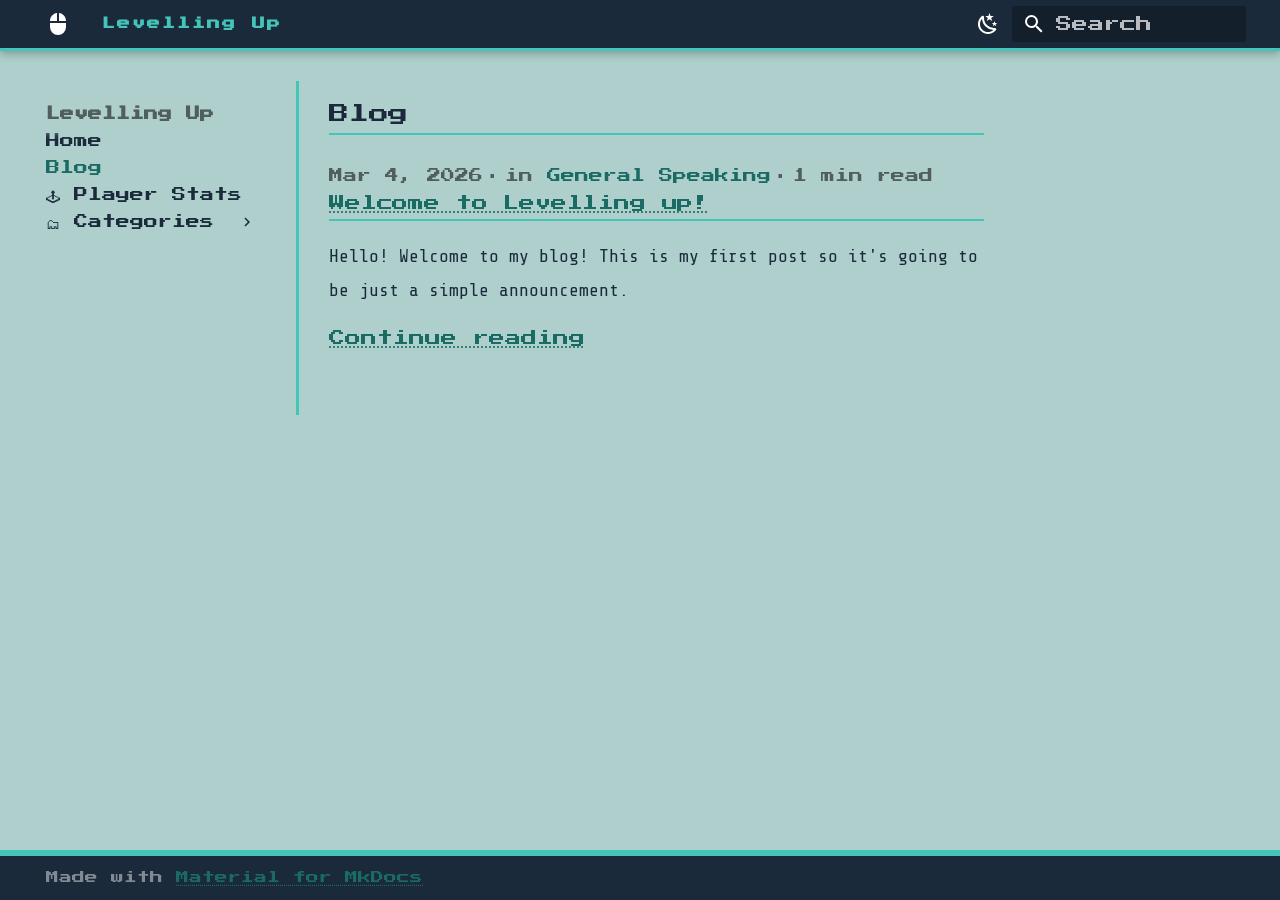
<file: blog/index.html>
<!doctype html>
<html lang="en" class="no-js">
  <head>
    
      <meta charset="utf-8">
      <meta name="viewport" content="width=device-width,initial-scale=1">
      
        <meta name="description" content="Turning daily failures into brain EXP.">
      
      
        <meta name="author" content="Fabio Scantamburlo">
      
      
        <link rel="canonical" href="https://fabioscantamburlo.github.io/blog/">
      
      
        <link rel="prev" href="..">
      
      
        <link rel="next" href="../about/">
      
      
        
      
      
      <link rel="icon" href="../assets/images/favicon.png">
      <meta name="generator" content="mkdocs-1.6.1, mkdocs-material-9.7.4">
    
    
      
        <title>Blog - Levelling Up</title>
      
    
    
      <link rel="stylesheet" href="../assets/stylesheets/main.484c7ddc.min.css">
      
        
        <link rel="stylesheet" href="../assets/stylesheets/palette.ab4e12ef.min.css">
      
      


    
    
      
    
    
      
        
        
        <link rel="preconnect" href="https://fonts.gstatic.com" crossorigin>
        <link rel="stylesheet" href="https://fonts.googleapis.com/css?family=Press+Start+2P:300,300i,400,400i,700,700i%7CShare+Tech+Mono:400,400i,700,700i&display=fallback">
        <style>:root{--md-text-font:"Press Start 2P";--md-code-font:"Share Tech Mono"}</style>
      
    
    
      <link rel="stylesheet" href="../stylesheets/extra.css">
    
    <script>__md_scope=new URL("..",location),__md_hash=e=>[...e].reduce(((e,_)=>(e<<5)-e+_.charCodeAt(0)),0),__md_get=(e,_=localStorage,t=__md_scope)=>JSON.parse(_.getItem(t.pathname+"."+e)),__md_set=(e,_,t=localStorage,a=__md_scope)=>{try{t.setItem(a.pathname+"."+e,JSON.stringify(_))}catch(e){}}</script>
    
      

    
    
  </head>
  
  
    
    
      
    
    
    
    
    <body dir="ltr" data-md-color-scheme="default" data-md-color-primary="custom" data-md-color-accent="custom">
  
    
    <input class="md-toggle" data-md-toggle="drawer" type="checkbox" id="__drawer" autocomplete="off">
    <input class="md-toggle" data-md-toggle="search" type="checkbox" id="__search" autocomplete="off">
    <label class="md-overlay" for="__drawer"></label>
    <div data-md-component="skip">
      
        
        <a href="#blog" class="md-skip">
          Skip to content
        </a>
      
    </div>
    <div data-md-component="announce">
      
    </div>
    
    
      

  

<header class="md-header md-header--shadow" data-md-component="header">
  <nav class="md-header__inner md-grid" aria-label="Header">
    <a href=".." title="Levelling Up" class="md-header__button md-logo" aria-label="Levelling Up" data-md-component="logo">
      
  
  <svg xmlns="http://www.w3.org/2000/svg" viewBox="0 0 24 24"><path d="M11 1.07C7.05 1.56 4 4.92 4 9h7m-7 6a8 8 0 0 0 8 8 8 8 0 0 0 8-8v-4H4m9-9.93V9h7c0-4.08-3.06-7.44-7-7.93"/></svg>

    </a>
    <label class="md-header__button md-icon" for="__drawer">
      
      <svg xmlns="http://www.w3.org/2000/svg" viewBox="0 0 24 24"><path d="M3 6h18v2H3zm0 5h18v2H3zm0 5h18v2H3z"/></svg>
    </label>
    <div class="md-header__title" data-md-component="header-title">
      <div class="md-header__ellipsis">
        <div class="md-header__topic">
          <span class="md-ellipsis">
            Levelling Up
          </span>
        </div>
        <div class="md-header__topic" data-md-component="header-topic">
          <span class="md-ellipsis">
            
              Blog
            
          </span>
        </div>
      </div>
    </div>
    
      
        <form class="md-header__option" data-md-component="palette">
  
    
    
    
    <input class="md-option" data-md-color-media="" data-md-color-scheme="default" data-md-color-primary="custom" data-md-color-accent="custom"  aria-label="Night mode"  type="radio" name="__palette" id="__palette_0">
    
      <label class="md-header__button md-icon" title="Night mode" for="__palette_1" hidden>
        <svg xmlns="http://www.w3.org/2000/svg" viewBox="0 0 24 24"><path d="m17.75 4.09-2.53 1.94.91 3.06-2.63-1.81-2.63 1.81.91-3.06-2.53-1.94L12.44 4l1.06-3 1.06 3zm3.5 6.91-1.64 1.25.59 1.98-1.7-1.17-1.7 1.17.59-1.98L15.75 11l2.06-.05L18.5 9l.69 1.95zm-2.28 4.95c.83-.08 1.72 1.1 1.19 1.85-.32.45-.66.87-1.08 1.27C15.17 23 8.84 23 4.94 19.07c-3.91-3.9-3.91-10.24 0-14.14.4-.4.82-.76 1.27-1.08.75-.53 1.93.36 1.85 1.19-.27 2.86.69 5.83 2.89 8.02a9.96 9.96 0 0 0 8.02 2.89m-1.64 2.02a12.08 12.08 0 0 1-7.8-3.47c-2.17-2.19-3.33-5-3.49-7.82-2.81 3.14-2.7 7.96.31 10.98 3.02 3.01 7.84 3.12 10.98.31"/></svg>
      </label>
    
  
    
    
    
    <input class="md-option" data-md-color-media="" data-md-color-scheme="slate" data-md-color-primary="custom" data-md-color-accent="custom"  aria-label="Day mode"  type="radio" name="__palette" id="__palette_1">
    
      <label class="md-header__button md-icon" title="Day mode" for="__palette_0" hidden>
        <svg xmlns="http://www.w3.org/2000/svg" viewBox="0 0 24 24"><path d="M12 7a5 5 0 0 1 5 5 5 5 0 0 1-5 5 5 5 0 0 1-5-5 5 5 0 0 1 5-5m0 2a3 3 0 0 0-3 3 3 3 0 0 0 3 3 3 3 0 0 0 3-3 3 3 0 0 0-3-3m0-7 2.39 3.42C13.65 5.15 12.84 5 12 5s-1.65.15-2.39.42zM3.34 7l4.16-.35A7.2 7.2 0 0 0 5.94 8.5c-.44.74-.69 1.5-.83 2.29zm.02 10 1.76-3.77a7.131 7.131 0 0 0 2.38 4.14zM20.65 7l-1.77 3.79a7.02 7.02 0 0 0-2.38-4.15zm-.01 10-4.14.36c.59-.51 1.12-1.14 1.54-1.86.42-.73.69-1.5.83-2.29zM12 22l-2.41-3.44c.74.27 1.55.44 2.41.44.82 0 1.63-.17 2.37-.44z"/></svg>
      </label>
    
  
</form>
      
    
    
      <script>var palette=__md_get("__palette");if(palette&&palette.color){if("(prefers-color-scheme)"===palette.color.media){var media=matchMedia("(prefers-color-scheme: light)"),input=document.querySelector(media.matches?"[data-md-color-media='(prefers-color-scheme: light)']":"[data-md-color-media='(prefers-color-scheme: dark)']");palette.color.media=input.getAttribute("data-md-color-media"),palette.color.scheme=input.getAttribute("data-md-color-scheme"),palette.color.primary=input.getAttribute("data-md-color-primary"),palette.color.accent=input.getAttribute("data-md-color-accent")}for(var[key,value]of Object.entries(palette.color))document.body.setAttribute("data-md-color-"+key,value)}</script>
    
    
    
      
      
        <label class="md-header__button md-icon" for="__search">
          
          <svg xmlns="http://www.w3.org/2000/svg" viewBox="0 0 24 24"><path d="M9.5 3A6.5 6.5 0 0 1 16 9.5c0 1.61-.59 3.09-1.56 4.23l.27.27h.79l5 5-1.5 1.5-5-5v-.79l-.27-.27A6.52 6.52 0 0 1 9.5 16 6.5 6.5 0 0 1 3 9.5 6.5 6.5 0 0 1 9.5 3m0 2C7 5 5 7 5 9.5S7 14 9.5 14 14 12 14 9.5 12 5 9.5 5"/></svg>
        </label>
        <div class="md-search" data-md-component="search" role="dialog">
  <label class="md-search__overlay" for="__search"></label>
  <div class="md-search__inner" role="search">
    <form class="md-search__form" name="search">
      <input type="text" class="md-search__input" name="query" aria-label="Search" placeholder="Search" autocapitalize="off" autocorrect="off" autocomplete="off" spellcheck="false" data-md-component="search-query" required>
      <label class="md-search__icon md-icon" for="__search">
        
        <svg xmlns="http://www.w3.org/2000/svg" viewBox="0 0 24 24"><path d="M9.5 3A6.5 6.5 0 0 1 16 9.5c0 1.61-.59 3.09-1.56 4.23l.27.27h.79l5 5-1.5 1.5-5-5v-.79l-.27-.27A6.52 6.52 0 0 1 9.5 16 6.5 6.5 0 0 1 3 9.5 6.5 6.5 0 0 1 9.5 3m0 2C7 5 5 7 5 9.5S7 14 9.5 14 14 12 14 9.5 12 5 9.5 5"/></svg>
        
        <svg xmlns="http://www.w3.org/2000/svg" viewBox="0 0 24 24"><path d="M20 11v2H8l5.5 5.5-1.42 1.42L4.16 12l7.92-7.92L13.5 5.5 8 11z"/></svg>
      </label>
      <nav class="md-search__options" aria-label="Search">
        
        <button type="reset" class="md-search__icon md-icon" title="Clear" aria-label="Clear" tabindex="-1">
          
          <svg xmlns="http://www.w3.org/2000/svg" viewBox="0 0 24 24"><path d="M19 6.41 17.59 5 12 10.59 6.41 5 5 6.41 10.59 12 5 17.59 6.41 19 12 13.41 17.59 19 19 17.59 13.41 12z"/></svg>
        </button>
      </nav>
      
    </form>
    <div class="md-search__output">
      <div class="md-search__scrollwrap" tabindex="0" data-md-scrollfix>
        <div class="md-search-result" data-md-component="search-result">
          <div class="md-search-result__meta">
            Initializing search
          </div>
          <ol class="md-search-result__list" role="presentation"></ol>
        </div>
      </div>
    </div>
  </div>
</div>
      
    
    
  </nav>
  
</header>
    
    <div class="md-container" data-md-component="container">
      
      
        
          
        
      
      <main class="md-main" data-md-component="main">
        <div class="md-main__inner md-grid">
          
            
              
              <div class="md-sidebar md-sidebar--primary" data-md-component="sidebar" data-md-type="navigation" >
                <div class="md-sidebar__scrollwrap">
                  <div class="md-sidebar__inner">
                    



<nav class="md-nav md-nav--primary" aria-label="Navigation" data-md-level="0">
  <label class="md-nav__title" for="__drawer">
    <a href=".." title="Levelling Up" class="md-nav__button md-logo" aria-label="Levelling Up" data-md-component="logo">
      
  
  <svg xmlns="http://www.w3.org/2000/svg" viewBox="0 0 24 24"><path d="M11 1.07C7.05 1.56 4 4.92 4 9h7m-7 6a8 8 0 0 0 8 8 8 8 0 0 0 8-8v-4H4m9-9.93V9h7c0-4.08-3.06-7.44-7-7.93"/></svg>

    </a>
    Levelling Up
  </label>
  
  <ul class="md-nav__list" data-md-scrollfix>
    
      
      
  
  
  
  
    <li class="md-nav__item">
      <a href=".." class="md-nav__link">
        
  
  
  <span class="md-ellipsis">
    
  
    Home
  

    
  </span>
  
  

      </a>
    </li>
  

    
      
      
  
  
    
  
  
    
      
    
  
  
    <li class="md-nav__item md-nav__item--active">
      
      <input class="md-nav__toggle md-toggle" type="checkbox" id="__toc">
      
      
        
      
      
      <a href="./" class="md-nav__link md-nav__link--active">
        
  
  
  <span class="md-ellipsis">
    
  
    Blog
  

    
  </span>
  
  

      </a>
      
    </li>
  

    
      
      
  
  
  
  
    <li class="md-nav__item">
      <a href="../about/" class="md-nav__link">
        
  
  
  <span class="md-ellipsis">
    
  
    🕹 Player Stats
  

    
  </span>
  
  

      </a>
    </li>
  

    
      
      
  
  
  
  
    
    
    
    
    
    <li class="md-nav__item md-nav__item--nested">
      
        
        
        <input class="md-nav__toggle md-toggle " type="checkbox" id="__nav_4" >
        
          
          <label class="md-nav__link" for="__nav_4" id="__nav_4_label" tabindex="0">
            
  
  
  <span class="md-ellipsis">
    
  
    🗂 Categories
  

    
  </span>
  
  

            <span class="md-nav__icon md-icon"></span>
          </label>
        
        <nav class="md-nav" data-md-level="1" aria-labelledby="__nav_4_label" aria-expanded="false">
          <label class="md-nav__title" for="__nav_4">
            <span class="md-nav__icon md-icon"></span>
            
  
    🗂 Categories
  

          </label>
          <ul class="md-nav__list" data-md-scrollfix>
            
              
                
  
  
  
  
    <li class="md-nav__item">
      <a href="../categories/tech-deep-dive/" class="md-nav__link">
        
  
  
  <span class="md-ellipsis">
    
  
    Tech Deep Dive
  

    
  </span>
  
  

      </a>
    </li>
  

              
            
              
                
  
  
  
  
    <li class="md-nav__item">
      <a href="../categories/tutorials/" class="md-nav__link">
        
  
  
  <span class="md-ellipsis">
    
  
    Tutorials
  

    
  </span>
  
  

      </a>
    </li>
  

              
            
              
                
  
  
  
  
    <li class="md-nav__item">
      <a href="../categories/general-speaking/" class="md-nav__link">
        
  
  
  <span class="md-ellipsis">
    
  
    General Speaking
  

    
  </span>
  
  

      </a>
    </li>
  

              
            
          </ul>
        </nav>
      
    </li>
  

    
  </ul>
</nav>
                  </div>
                </div>
              </div>
            
            
              
              <div class="md-sidebar md-sidebar--secondary" data-md-component="sidebar" data-md-type="toc" >
                <div class="md-sidebar__scrollwrap">
                  <div class="md-sidebar__inner">
                    

<nav class="md-nav md-nav--secondary" aria-label="Table of contents">
  
  
  
    
  
  
</nav>
                  </div>
                </div>
              </div>
            
          
          
  <div class="md-content" data-md-component="content">
    <div class="md-content__inner">
      <header class="md-typeset">
        <h1 id="blog">Blog</h1>
      </header>
      
        <article class="md-post md-post--excerpt">
  <header class="md-post__header">
    
    <div class="md-post__meta md-meta">
      <ul class="md-meta__list">
        <li class="md-meta__item">
          <time datetime="2026-03-04 00:00:00+00:00">Mar 4, 2026</time></li>
        
          <li class="md-meta__item">
            in
            
              <a href="category/general-speaking/" class="md-meta__link">General Speaking</a></li>
        
        
          
          <li class="md-meta__item">
            
              1 min read
            
          </li>
        
        
      </ul>
      
    </div>
  </header>
  <div class="md-post__content md-typeset">
    <h2 id="welcome-to-levelling-up"><a class="toclink" href="2026/03/04/welcome-to-levelling-up/">Welcome to Levelling up!</a></h2>
<p>Hello!
Welcome to my blog! This is my first post so it's going to be just a simple announcement.</p>

    
      <nav class="md-post__action">
        <a href="2026/03/04/welcome-to-levelling-up/">
          Continue reading
        </a>
      </nav>
    
    
  </div>
</article>
      
      
        
          



<nav class="md-pagination">
  
</nav>
        
      
    </div>
  </div>

          
<script>var target=document.getElementById(location.hash.slice(1));target&&target.name&&(target.checked=target.name.startsWith("__tabbed_"))</script>
        </div>
        
          <button type="button" class="md-top md-icon" data-md-component="top" hidden>
  
  <svg xmlns="http://www.w3.org/2000/svg" viewBox="0 0 24 24"><path d="M13 20h-2V8l-5.5 5.5-1.42-1.42L12 4.16l7.92 7.92-1.42 1.42L13 8z"/></svg>
  Back to top
</button>
        
      </main>
      
        <footer class="md-footer">
  
  <div class="md-footer-meta md-typeset">
    <div class="md-footer-meta__inner md-grid">
      <div class="md-copyright">
  
  
    Made with
    <a href="https://squidfunk.github.io/mkdocs-material/" target="_blank" rel="noopener">
      Material for MkDocs
    </a>
  
</div>
      
    </div>
  </div>
</footer>
      
    </div>
    <div class="md-dialog" data-md-component="dialog">
      <div class="md-dialog__inner md-typeset"></div>
    </div>
    
    
    
      
      
      <script id="__config" type="application/json">{"annotate": null, "base": "..", "features": ["navigation.top", "toc.follow"], "search": "../assets/javascripts/workers/search.2c215733.min.js", "tags": null, "translations": {"clipboard.copied": "Copied to clipboard", "clipboard.copy": "Copy to clipboard", "search.result.more.one": "1 more on this page", "search.result.more.other": "# more on this page", "search.result.none": "No matching documents", "search.result.one": "1 matching document", "search.result.other": "# matching documents", "search.result.placeholder": "Type to start searching", "search.result.term.missing": "Missing", "select.version": "Select version"}, "version": null}</script>
    
    
      <script src="../assets/javascripts/bundle.79ae519e.min.js"></script>
      
        <script src="../js/badges.js"></script>
      
        <script src="../js/badge-config.js"></script>
      
    
  </body>
</html>
</file>
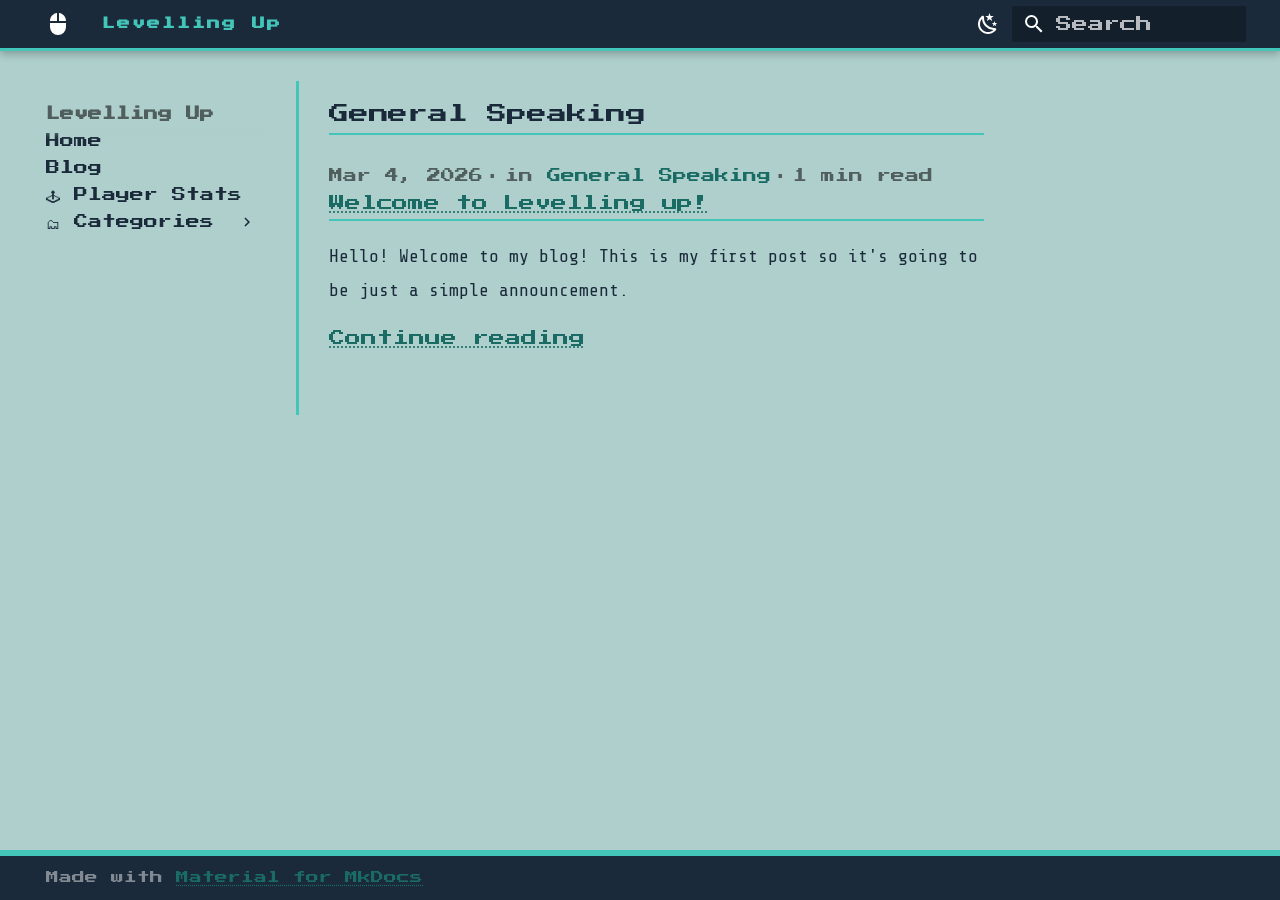
<file: categories/general-speaking/index.html>
<!doctype html>
<html lang="en" class="no-js">
  <head>
    
      <meta charset="utf-8">
      <meta name="viewport" content="width=device-width,initial-scale=1">
      
        <meta name="description" content="Turning daily failures into brain EXP.">
      
      
        <meta name="author" content="Fabio Scantamburlo">
      
      
        <link rel="canonical" href="https://fabioscantamburlo.github.io/categories/general-speaking/">
      
      
        <link rel="prev" href="../tutorials/">
      
      
      
        
      
      
      <link rel="icon" href="../../assets/images/favicon.png">
      <meta name="generator" content="mkdocs-1.6.1, mkdocs-material-9.7.4">
    
    
      
        <title>General Speaking - Levelling Up</title>
      
    
    
      <link rel="stylesheet" href="../../assets/stylesheets/main.484c7ddc.min.css">
      
        
        <link rel="stylesheet" href="../../assets/stylesheets/palette.ab4e12ef.min.css">
      
      


    
    
      
    
    
      
        
        
        <link rel="preconnect" href="https://fonts.gstatic.com" crossorigin>
        <link rel="stylesheet" href="https://fonts.googleapis.com/css?family=Press+Start+2P:300,300i,400,400i,700,700i%7CShare+Tech+Mono:400,400i,700,700i&display=fallback">
        <style>:root{--md-text-font:"Press Start 2P";--md-code-font:"Share Tech Mono"}</style>
      
    
    
      <link rel="stylesheet" href="../../stylesheets/extra.css">
    
    <script>__md_scope=new URL("../..",location),__md_hash=e=>[...e].reduce(((e,_)=>(e<<5)-e+_.charCodeAt(0)),0),__md_get=(e,_=localStorage,t=__md_scope)=>JSON.parse(_.getItem(t.pathname+"."+e)),__md_set=(e,_,t=localStorage,a=__md_scope)=>{try{t.setItem(a.pathname+"."+e,JSON.stringify(_))}catch(e){}}</script>
    
      

    
    
  </head>
  
  
    
    
      
    
    
    
    
    <body dir="ltr" data-md-color-scheme="default" data-md-color-primary="custom" data-md-color-accent="custom">
  
    
    <input class="md-toggle" data-md-toggle="drawer" type="checkbox" id="__drawer" autocomplete="off">
    <input class="md-toggle" data-md-toggle="search" type="checkbox" id="__search" autocomplete="off">
    <label class="md-overlay" for="__drawer"></label>
    <div data-md-component="skip">
      
    </div>
    <div data-md-component="announce">
      
    </div>
    
    
      

  

<header class="md-header md-header--shadow" data-md-component="header">
  <nav class="md-header__inner md-grid" aria-label="Header">
    <a href="../.." title="Levelling Up" class="md-header__button md-logo" aria-label="Levelling Up" data-md-component="logo">
      
  
  <svg xmlns="http://www.w3.org/2000/svg" viewBox="0 0 24 24"><path d="M11 1.07C7.05 1.56 4 4.92 4 9h7m-7 6a8 8 0 0 0 8 8 8 8 0 0 0 8-8v-4H4m9-9.93V9h7c0-4.08-3.06-7.44-7-7.93"/></svg>

    </a>
    <label class="md-header__button md-icon" for="__drawer">
      
      <svg xmlns="http://www.w3.org/2000/svg" viewBox="0 0 24 24"><path d="M3 6h18v2H3zm0 5h18v2H3zm0 5h18v2H3z"/></svg>
    </label>
    <div class="md-header__title" data-md-component="header-title">
      <div class="md-header__ellipsis">
        <div class="md-header__topic">
          <span class="md-ellipsis">
            Levelling Up
          </span>
        </div>
        <div class="md-header__topic" data-md-component="header-topic">
          <span class="md-ellipsis">
            
              General Speaking
            
          </span>
        </div>
      </div>
    </div>
    
      
        <form class="md-header__option" data-md-component="palette">
  
    
    
    
    <input class="md-option" data-md-color-media="" data-md-color-scheme="default" data-md-color-primary="custom" data-md-color-accent="custom"  aria-label="Night mode"  type="radio" name="__palette" id="__palette_0">
    
      <label class="md-header__button md-icon" title="Night mode" for="__palette_1" hidden>
        <svg xmlns="http://www.w3.org/2000/svg" viewBox="0 0 24 24"><path d="m17.75 4.09-2.53 1.94.91 3.06-2.63-1.81-2.63 1.81.91-3.06-2.53-1.94L12.44 4l1.06-3 1.06 3zm3.5 6.91-1.64 1.25.59 1.98-1.7-1.17-1.7 1.17.59-1.98L15.75 11l2.06-.05L18.5 9l.69 1.95zm-2.28 4.95c.83-.08 1.72 1.1 1.19 1.85-.32.45-.66.87-1.08 1.27C15.17 23 8.84 23 4.94 19.07c-3.91-3.9-3.91-10.24 0-14.14.4-.4.82-.76 1.27-1.08.75-.53 1.93.36 1.85 1.19-.27 2.86.69 5.83 2.89 8.02a9.96 9.96 0 0 0 8.02 2.89m-1.64 2.02a12.08 12.08 0 0 1-7.8-3.47c-2.17-2.19-3.33-5-3.49-7.82-2.81 3.14-2.7 7.96.31 10.98 3.02 3.01 7.84 3.12 10.98.31"/></svg>
      </label>
    
  
    
    
    
    <input class="md-option" data-md-color-media="" data-md-color-scheme="slate" data-md-color-primary="custom" data-md-color-accent="custom"  aria-label="Day mode"  type="radio" name="__palette" id="__palette_1">
    
      <label class="md-header__button md-icon" title="Day mode" for="__palette_0" hidden>
        <svg xmlns="http://www.w3.org/2000/svg" viewBox="0 0 24 24"><path d="M12 7a5 5 0 0 1 5 5 5 5 0 0 1-5 5 5 5 0 0 1-5-5 5 5 0 0 1 5-5m0 2a3 3 0 0 0-3 3 3 3 0 0 0 3 3 3 3 0 0 0 3-3 3 3 0 0 0-3-3m0-7 2.39 3.42C13.65 5.15 12.84 5 12 5s-1.65.15-2.39.42zM3.34 7l4.16-.35A7.2 7.2 0 0 0 5.94 8.5c-.44.74-.69 1.5-.83 2.29zm.02 10 1.76-3.77a7.131 7.131 0 0 0 2.38 4.14zM20.65 7l-1.77 3.79a7.02 7.02 0 0 0-2.38-4.15zm-.01 10-4.14.36c.59-.51 1.12-1.14 1.54-1.86.42-.73.69-1.5.83-2.29zM12 22l-2.41-3.44c.74.27 1.55.44 2.41.44.82 0 1.63-.17 2.37-.44z"/></svg>
      </label>
    
  
</form>
      
    
    
      <script>var palette=__md_get("__palette");if(palette&&palette.color){if("(prefers-color-scheme)"===palette.color.media){var media=matchMedia("(prefers-color-scheme: light)"),input=document.querySelector(media.matches?"[data-md-color-media='(prefers-color-scheme: light)']":"[data-md-color-media='(prefers-color-scheme: dark)']");palette.color.media=input.getAttribute("data-md-color-media"),palette.color.scheme=input.getAttribute("data-md-color-scheme"),palette.color.primary=input.getAttribute("data-md-color-primary"),palette.color.accent=input.getAttribute("data-md-color-accent")}for(var[key,value]of Object.entries(palette.color))document.body.setAttribute("data-md-color-"+key,value)}</script>
    
    
    
      
      
        <label class="md-header__button md-icon" for="__search">
          
          <svg xmlns="http://www.w3.org/2000/svg" viewBox="0 0 24 24"><path d="M9.5 3A6.5 6.5 0 0 1 16 9.5c0 1.61-.59 3.09-1.56 4.23l.27.27h.79l5 5-1.5 1.5-5-5v-.79l-.27-.27A6.52 6.52 0 0 1 9.5 16 6.5 6.5 0 0 1 3 9.5 6.5 6.5 0 0 1 9.5 3m0 2C7 5 5 7 5 9.5S7 14 9.5 14 14 12 14 9.5 12 5 9.5 5"/></svg>
        </label>
        <div class="md-search" data-md-component="search" role="dialog">
  <label class="md-search__overlay" for="__search"></label>
  <div class="md-search__inner" role="search">
    <form class="md-search__form" name="search">
      <input type="text" class="md-search__input" name="query" aria-label="Search" placeholder="Search" autocapitalize="off" autocorrect="off" autocomplete="off" spellcheck="false" data-md-component="search-query" required>
      <label class="md-search__icon md-icon" for="__search">
        
        <svg xmlns="http://www.w3.org/2000/svg" viewBox="0 0 24 24"><path d="M9.5 3A6.5 6.5 0 0 1 16 9.5c0 1.61-.59 3.09-1.56 4.23l.27.27h.79l5 5-1.5 1.5-5-5v-.79l-.27-.27A6.52 6.52 0 0 1 9.5 16 6.5 6.5 0 0 1 3 9.5 6.5 6.5 0 0 1 9.5 3m0 2C7 5 5 7 5 9.5S7 14 9.5 14 14 12 14 9.5 12 5 9.5 5"/></svg>
        
        <svg xmlns="http://www.w3.org/2000/svg" viewBox="0 0 24 24"><path d="M20 11v2H8l5.5 5.5-1.42 1.42L4.16 12l7.92-7.92L13.5 5.5 8 11z"/></svg>
      </label>
      <nav class="md-search__options" aria-label="Search">
        
        <button type="reset" class="md-search__icon md-icon" title="Clear" aria-label="Clear" tabindex="-1">
          
          <svg xmlns="http://www.w3.org/2000/svg" viewBox="0 0 24 24"><path d="M19 6.41 17.59 5 12 10.59 6.41 5 5 6.41 10.59 12 5 17.59 6.41 19 12 13.41 17.59 19 19 17.59 13.41 12z"/></svg>
        </button>
      </nav>
      
    </form>
    <div class="md-search__output">
      <div class="md-search__scrollwrap" tabindex="0" data-md-scrollfix>
        <div class="md-search-result" data-md-component="search-result">
          <div class="md-search-result__meta">
            Initializing search
          </div>
          <ol class="md-search-result__list" role="presentation"></ol>
        </div>
      </div>
    </div>
  </div>
</div>
      
    
    
  </nav>
  
</header>
    
    <div class="md-container" data-md-component="container">
      
      
        
          
        
      
      <main class="md-main" data-md-component="main">
        <div class="md-main__inner md-grid">
          
            
              
              <div class="md-sidebar md-sidebar--primary" data-md-component="sidebar" data-md-type="navigation" >
                <div class="md-sidebar__scrollwrap">
                  <div class="md-sidebar__inner">
                    



<nav class="md-nav md-nav--primary" aria-label="Navigation" data-md-level="0">
  <label class="md-nav__title" for="__drawer">
    <a href="../.." title="Levelling Up" class="md-nav__button md-logo" aria-label="Levelling Up" data-md-component="logo">
      
  
  <svg xmlns="http://www.w3.org/2000/svg" viewBox="0 0 24 24"><path d="M11 1.07C7.05 1.56 4 4.92 4 9h7m-7 6a8 8 0 0 0 8 8 8 8 0 0 0 8-8v-4H4m9-9.93V9h7c0-4.08-3.06-7.44-7-7.93"/></svg>

    </a>
    Levelling Up
  </label>
  
  <ul class="md-nav__list" data-md-scrollfix>
    
      
      
  
  
  
  
    <li class="md-nav__item">
      <a href="../.." class="md-nav__link">
        
  
  
  <span class="md-ellipsis">
    
  
    Home
  

    
  </span>
  
  

      </a>
    </li>
  

    
      
      
  
  
  
    
  
  
    <li class="md-nav__item">
      <a href="../../blog/" class="md-nav__link">
        
  
  
  <span class="md-ellipsis">
    
  
    Blog
  

    
  </span>
  
  

      </a>
    </li>
  

    
      
      
  
  
  
  
    <li class="md-nav__item">
      <a href="../../about/" class="md-nav__link">
        
  
  
  <span class="md-ellipsis">
    
  
    🕹 Player Stats
  

    
  </span>
  
  

      </a>
    </li>
  

    
      
      
  
  
    
  
  
  
    
    
    
    
    
    <li class="md-nav__item md-nav__item--active md-nav__item--nested">
      
        
        
        <input class="md-nav__toggle md-toggle " type="checkbox" id="__nav_4" checked>
        
          
          <label class="md-nav__link" for="__nav_4" id="__nav_4_label" tabindex="0">
            
  
  
  <span class="md-ellipsis">
    
  
    🗂 Categories
  

    
  </span>
  
  

            <span class="md-nav__icon md-icon"></span>
          </label>
        
        <nav class="md-nav" data-md-level="1" aria-labelledby="__nav_4_label" aria-expanded="true">
          <label class="md-nav__title" for="__nav_4">
            <span class="md-nav__icon md-icon"></span>
            
  
    🗂 Categories
  

          </label>
          <ul class="md-nav__list" data-md-scrollfix>
            
              
                
  
  
  
  
    <li class="md-nav__item">
      <a href="../tech-deep-dive/" class="md-nav__link">
        
  
  
  <span class="md-ellipsis">
    
  
    Tech Deep Dive
  

    
  </span>
  
  

      </a>
    </li>
  

              
            
              
                
  
  
  
  
    <li class="md-nav__item">
      <a href="../tutorials/" class="md-nav__link">
        
  
  
  <span class="md-ellipsis">
    
  
    Tutorials
  

    
  </span>
  
  

      </a>
    </li>
  

              
            
              
                
  
  
    
  
  
  
    <li class="md-nav__item md-nav__item--active">
      
      <input class="md-nav__toggle md-toggle" type="checkbox" id="__toc">
      
      
      
      <a href="./" class="md-nav__link md-nav__link--active">
        
  
  
  <span class="md-ellipsis">
    
  
    General Speaking
  

    
  </span>
  
  

      </a>
      
    </li>
  

              
            
          </ul>
        </nav>
      
    </li>
  

    
  </ul>
</nav>
                  </div>
                </div>
              </div>
            
            
              
              <div class="md-sidebar md-sidebar--secondary" data-md-component="sidebar" data-md-type="toc" >
                <div class="md-sidebar__scrollwrap">
                  <div class="md-sidebar__inner">
                    

<nav class="md-nav md-nav--secondary" aria-label="Table of contents">
  
  
  
  
</nav>
                  </div>
                </div>
              </div>
            
          
          
            <div class="md-content" data-md-component="content">
              
              <article class="md-content__inner md-typeset">
                
  
  
                  



  <h1>General Speaking</h1>

<p><meta http-equiv="refresh" content="0; url=/blog/category/general-speaking/"></p>












                
  

              </article>
            </div>
          
          
<script>var target=document.getElementById(location.hash.slice(1));target&&target.name&&(target.checked=target.name.startsWith("__tabbed_"))</script>
        </div>
        
          <button type="button" class="md-top md-icon" data-md-component="top" hidden>
  
  <svg xmlns="http://www.w3.org/2000/svg" viewBox="0 0 24 24"><path d="M13 20h-2V8l-5.5 5.5-1.42-1.42L12 4.16l7.92 7.92-1.42 1.42L13 8z"/></svg>
  Back to top
</button>
        
      </main>
      
        <footer class="md-footer">
  
  <div class="md-footer-meta md-typeset">
    <div class="md-footer-meta__inner md-grid">
      <div class="md-copyright">
  
  
    Made with
    <a href="https://squidfunk.github.io/mkdocs-material/" target="_blank" rel="noopener">
      Material for MkDocs
    </a>
  
</div>
      
    </div>
  </div>
</footer>
      
    </div>
    <div class="md-dialog" data-md-component="dialog">
      <div class="md-dialog__inner md-typeset"></div>
    </div>
    
    
    
      
      
      <script id="__config" type="application/json">{"annotate": null, "base": "../..", "features": ["navigation.top", "toc.follow"], "search": "../../assets/javascripts/workers/search.2c215733.min.js", "tags": null, "translations": {"clipboard.copied": "Copied to clipboard", "clipboard.copy": "Copy to clipboard", "search.result.more.one": "1 more on this page", "search.result.more.other": "# more on this page", "search.result.none": "No matching documents", "search.result.one": "1 matching document", "search.result.other": "# matching documents", "search.result.placeholder": "Type to start searching", "search.result.term.missing": "Missing", "select.version": "Select version"}, "version": null}</script>
    
    
      <script src="../../assets/javascripts/bundle.79ae519e.min.js"></script>
      
        <script src="../../js/badges.js"></script>
      
        <script src="../../js/badge-config.js"></script>
      
    
  </body>
</html>
</file>
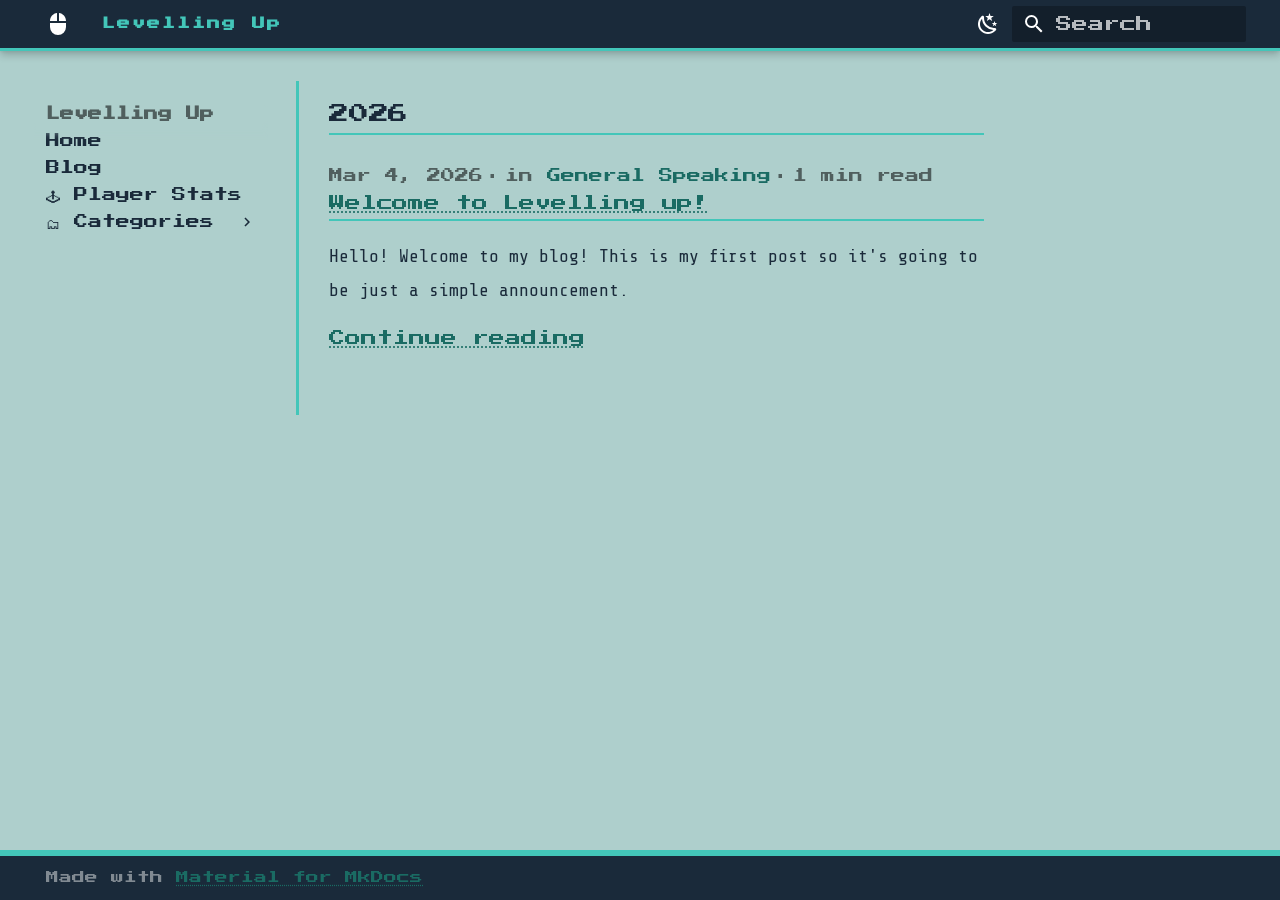
<file: blog/archive/2026/index.html>
<!doctype html>
<html lang="en" class="no-js">
  <head>
    
      <meta charset="utf-8">
      <meta name="viewport" content="width=device-width,initial-scale=1">
      
        <meta name="description" content="Turning daily failures into brain EXP.">
      
      
        <meta name="author" content="Fabio Scantamburlo">
      
      
        <link rel="canonical" href="https://fabioscantamburlo.github.io/blog/archive/2026/">
      
      
      
      
        
      
      
      <link rel="icon" href="../../../assets/images/favicon.png">
      <meta name="generator" content="mkdocs-1.6.1, mkdocs-material-9.7.4">
    
    
      
        <title>2026 - Levelling Up</title>
      
    
    
      <link rel="stylesheet" href="../../../assets/stylesheets/main.484c7ddc.min.css">
      
        
        <link rel="stylesheet" href="../../../assets/stylesheets/palette.ab4e12ef.min.css">
      
      


    
    
      
    
    
      
        
        
        <link rel="preconnect" href="https://fonts.gstatic.com" crossorigin>
        <link rel="stylesheet" href="https://fonts.googleapis.com/css?family=Press+Start+2P:300,300i,400,400i,700,700i%7CShare+Tech+Mono:400,400i,700,700i&display=fallback">
        <style>:root{--md-text-font:"Press Start 2P";--md-code-font:"Share Tech Mono"}</style>
      
    
    
      <link rel="stylesheet" href="../../../stylesheets/extra.css">
    
    <script>__md_scope=new URL("../../..",location),__md_hash=e=>[...e].reduce(((e,_)=>(e<<5)-e+_.charCodeAt(0)),0),__md_get=(e,_=localStorage,t=__md_scope)=>JSON.parse(_.getItem(t.pathname+"."+e)),__md_set=(e,_,t=localStorage,a=__md_scope)=>{try{t.setItem(a.pathname+"."+e,JSON.stringify(_))}catch(e){}}</script>
    
      

    
    
  </head>
  
  
    
    
      
    
    
    
    
    <body dir="ltr" data-md-color-scheme="default" data-md-color-primary="custom" data-md-color-accent="custom">
  
    
    <input class="md-toggle" data-md-toggle="drawer" type="checkbox" id="__drawer" autocomplete="off">
    <input class="md-toggle" data-md-toggle="search" type="checkbox" id="__search" autocomplete="off">
    <label class="md-overlay" for="__drawer"></label>
    <div data-md-component="skip">
      
        
        <a href="#2026" class="md-skip">
          Skip to content
        </a>
      
    </div>
    <div data-md-component="announce">
      
    </div>
    
    
      

  

<header class="md-header md-header--shadow" data-md-component="header">
  <nav class="md-header__inner md-grid" aria-label="Header">
    <a href="../../.." title="Levelling Up" class="md-header__button md-logo" aria-label="Levelling Up" data-md-component="logo">
      
  
  <svg xmlns="http://www.w3.org/2000/svg" viewBox="0 0 24 24"><path d="M11 1.07C7.05 1.56 4 4.92 4 9h7m-7 6a8 8 0 0 0 8 8 8 8 0 0 0 8-8v-4H4m9-9.93V9h7c0-4.08-3.06-7.44-7-7.93"/></svg>

    </a>
    <label class="md-header__button md-icon" for="__drawer">
      
      <svg xmlns="http://www.w3.org/2000/svg" viewBox="0 0 24 24"><path d="M3 6h18v2H3zm0 5h18v2H3zm0 5h18v2H3z"/></svg>
    </label>
    <div class="md-header__title" data-md-component="header-title">
      <div class="md-header__ellipsis">
        <div class="md-header__topic">
          <span class="md-ellipsis">
            Levelling Up
          </span>
        </div>
        <div class="md-header__topic" data-md-component="header-topic">
          <span class="md-ellipsis">
            
              2026
            
          </span>
        </div>
      </div>
    </div>
    
      
        <form class="md-header__option" data-md-component="palette">
  
    
    
    
    <input class="md-option" data-md-color-media="" data-md-color-scheme="default" data-md-color-primary="custom" data-md-color-accent="custom"  aria-label="Night mode"  type="radio" name="__palette" id="__palette_0">
    
      <label class="md-header__button md-icon" title="Night mode" for="__palette_1" hidden>
        <svg xmlns="http://www.w3.org/2000/svg" viewBox="0 0 24 24"><path d="m17.75 4.09-2.53 1.94.91 3.06-2.63-1.81-2.63 1.81.91-3.06-2.53-1.94L12.44 4l1.06-3 1.06 3zm3.5 6.91-1.64 1.25.59 1.98-1.7-1.17-1.7 1.17.59-1.98L15.75 11l2.06-.05L18.5 9l.69 1.95zm-2.28 4.95c.83-.08 1.72 1.1 1.19 1.85-.32.45-.66.87-1.08 1.27C15.17 23 8.84 23 4.94 19.07c-3.91-3.9-3.91-10.24 0-14.14.4-.4.82-.76 1.27-1.08.75-.53 1.93.36 1.85 1.19-.27 2.86.69 5.83 2.89 8.02a9.96 9.96 0 0 0 8.02 2.89m-1.64 2.02a12.08 12.08 0 0 1-7.8-3.47c-2.17-2.19-3.33-5-3.49-7.82-2.81 3.14-2.7 7.96.31 10.98 3.02 3.01 7.84 3.12 10.98.31"/></svg>
      </label>
    
  
    
    
    
    <input class="md-option" data-md-color-media="" data-md-color-scheme="slate" data-md-color-primary="custom" data-md-color-accent="custom"  aria-label="Day mode"  type="radio" name="__palette" id="__palette_1">
    
      <label class="md-header__button md-icon" title="Day mode" for="__palette_0" hidden>
        <svg xmlns="http://www.w3.org/2000/svg" viewBox="0 0 24 24"><path d="M12 7a5 5 0 0 1 5 5 5 5 0 0 1-5 5 5 5 0 0 1-5-5 5 5 0 0 1 5-5m0 2a3 3 0 0 0-3 3 3 3 0 0 0 3 3 3 3 0 0 0 3-3 3 3 0 0 0-3-3m0-7 2.39 3.42C13.65 5.15 12.84 5 12 5s-1.65.15-2.39.42zM3.34 7l4.16-.35A7.2 7.2 0 0 0 5.94 8.5c-.44.74-.69 1.5-.83 2.29zm.02 10 1.76-3.77a7.131 7.131 0 0 0 2.38 4.14zM20.65 7l-1.77 3.79a7.02 7.02 0 0 0-2.38-4.15zm-.01 10-4.14.36c.59-.51 1.12-1.14 1.54-1.86.42-.73.69-1.5.83-2.29zM12 22l-2.41-3.44c.74.27 1.55.44 2.41.44.82 0 1.63-.17 2.37-.44z"/></svg>
      </label>
    
  
</form>
      
    
    
      <script>var palette=__md_get("__palette");if(palette&&palette.color){if("(prefers-color-scheme)"===palette.color.media){var media=matchMedia("(prefers-color-scheme: light)"),input=document.querySelector(media.matches?"[data-md-color-media='(prefers-color-scheme: light)']":"[data-md-color-media='(prefers-color-scheme: dark)']");palette.color.media=input.getAttribute("data-md-color-media"),palette.color.scheme=input.getAttribute("data-md-color-scheme"),palette.color.primary=input.getAttribute("data-md-color-primary"),palette.color.accent=input.getAttribute("data-md-color-accent")}for(var[key,value]of Object.entries(palette.color))document.body.setAttribute("data-md-color-"+key,value)}</script>
    
    
    
      
      
        <label class="md-header__button md-icon" for="__search">
          
          <svg xmlns="http://www.w3.org/2000/svg" viewBox="0 0 24 24"><path d="M9.5 3A6.5 6.5 0 0 1 16 9.5c0 1.61-.59 3.09-1.56 4.23l.27.27h.79l5 5-1.5 1.5-5-5v-.79l-.27-.27A6.52 6.52 0 0 1 9.5 16 6.5 6.5 0 0 1 3 9.5 6.5 6.5 0 0 1 9.5 3m0 2C7 5 5 7 5 9.5S7 14 9.5 14 14 12 14 9.5 12 5 9.5 5"/></svg>
        </label>
        <div class="md-search" data-md-component="search" role="dialog">
  <label class="md-search__overlay" for="__search"></label>
  <div class="md-search__inner" role="search">
    <form class="md-search__form" name="search">
      <input type="text" class="md-search__input" name="query" aria-label="Search" placeholder="Search" autocapitalize="off" autocorrect="off" autocomplete="off" spellcheck="false" data-md-component="search-query" required>
      <label class="md-search__icon md-icon" for="__search">
        
        <svg xmlns="http://www.w3.org/2000/svg" viewBox="0 0 24 24"><path d="M9.5 3A6.5 6.5 0 0 1 16 9.5c0 1.61-.59 3.09-1.56 4.23l.27.27h.79l5 5-1.5 1.5-5-5v-.79l-.27-.27A6.52 6.52 0 0 1 9.5 16 6.5 6.5 0 0 1 3 9.5 6.5 6.5 0 0 1 9.5 3m0 2C7 5 5 7 5 9.5S7 14 9.5 14 14 12 14 9.5 12 5 9.5 5"/></svg>
        
        <svg xmlns="http://www.w3.org/2000/svg" viewBox="0 0 24 24"><path d="M20 11v2H8l5.5 5.5-1.42 1.42L4.16 12l7.92-7.92L13.5 5.5 8 11z"/></svg>
      </label>
      <nav class="md-search__options" aria-label="Search">
        
        <button type="reset" class="md-search__icon md-icon" title="Clear" aria-label="Clear" tabindex="-1">
          
          <svg xmlns="http://www.w3.org/2000/svg" viewBox="0 0 24 24"><path d="M19 6.41 17.59 5 12 10.59 6.41 5 5 6.41 10.59 12 5 17.59 6.41 19 12 13.41 17.59 19 19 17.59 13.41 12z"/></svg>
        </button>
      </nav>
      
    </form>
    <div class="md-search__output">
      <div class="md-search__scrollwrap" tabindex="0" data-md-scrollfix>
        <div class="md-search-result" data-md-component="search-result">
          <div class="md-search-result__meta">
            Initializing search
          </div>
          <ol class="md-search-result__list" role="presentation"></ol>
        </div>
      </div>
    </div>
  </div>
</div>
      
    
    
  </nav>
  
</header>
    
    <div class="md-container" data-md-component="container">
      
      
        
          
        
      
      <main class="md-main" data-md-component="main">
        <div class="md-main__inner md-grid">
          
            
              
              <div class="md-sidebar md-sidebar--primary" data-md-component="sidebar" data-md-type="navigation" >
                <div class="md-sidebar__scrollwrap">
                  <div class="md-sidebar__inner">
                    



<nav class="md-nav md-nav--primary" aria-label="Navigation" data-md-level="0">
  <label class="md-nav__title" for="__drawer">
    <a href="../../.." title="Levelling Up" class="md-nav__button md-logo" aria-label="Levelling Up" data-md-component="logo">
      
  
  <svg xmlns="http://www.w3.org/2000/svg" viewBox="0 0 24 24"><path d="M11 1.07C7.05 1.56 4 4.92 4 9h7m-7 6a8 8 0 0 0 8 8 8 8 0 0 0 8-8v-4H4m9-9.93V9h7c0-4.08-3.06-7.44-7-7.93"/></svg>

    </a>
    Levelling Up
  </label>
  
  <ul class="md-nav__list" data-md-scrollfix>
    
      
      
  
  
  
  
    <li class="md-nav__item">
      <a href="../../.." class="md-nav__link">
        
  
  
  <span class="md-ellipsis">
    
  
    Home
  

    
  </span>
  
  

      </a>
    </li>
  

    
      
      
  
  
  
    
  
  
    <li class="md-nav__item">
      <a href="../../" class="md-nav__link">
        
  
  
  <span class="md-ellipsis">
    
  
    Blog
  

    
  </span>
  
  

      </a>
    </li>
  

    
      
      
  
  
  
  
    <li class="md-nav__item">
      <a href="../../../about/" class="md-nav__link">
        
  
  
  <span class="md-ellipsis">
    
  
    🕹 Player Stats
  

    
  </span>
  
  

      </a>
    </li>
  

    
      
      
  
  
  
  
    
    
    
    
    
    <li class="md-nav__item md-nav__item--nested">
      
        
        
        <input class="md-nav__toggle md-toggle " type="checkbox" id="__nav_4" >
        
          
          <label class="md-nav__link" for="__nav_4" id="__nav_4_label" tabindex="0">
            
  
  
  <span class="md-ellipsis">
    
  
    🗂 Categories
  

    
  </span>
  
  

            <span class="md-nav__icon md-icon"></span>
          </label>
        
        <nav class="md-nav" data-md-level="1" aria-labelledby="__nav_4_label" aria-expanded="false">
          <label class="md-nav__title" for="__nav_4">
            <span class="md-nav__icon md-icon"></span>
            
  
    🗂 Categories
  

          </label>
          <ul class="md-nav__list" data-md-scrollfix>
            
              
                
  
  
  
  
    <li class="md-nav__item">
      <a href="../../../categories/tech-deep-dive/" class="md-nav__link">
        
  
  
  <span class="md-ellipsis">
    
  
    Tech Deep Dive
  

    
  </span>
  
  

      </a>
    </li>
  

              
            
              
                
  
  
  
  
    <li class="md-nav__item">
      <a href="../../../categories/tutorials/" class="md-nav__link">
        
  
  
  <span class="md-ellipsis">
    
  
    Tutorials
  

    
  </span>
  
  

      </a>
    </li>
  

              
            
              
                
  
  
  
  
    <li class="md-nav__item">
      <a href="../../../categories/general-speaking/" class="md-nav__link">
        
  
  
  <span class="md-ellipsis">
    
  
    General Speaking
  

    
  </span>
  
  

      </a>
    </li>
  

              
            
          </ul>
        </nav>
      
    </li>
  

    
  </ul>
</nav>
                  </div>
                </div>
              </div>
            
            
              
              <div class="md-sidebar md-sidebar--secondary" data-md-component="sidebar" data-md-type="toc" >
                <div class="md-sidebar__scrollwrap">
                  <div class="md-sidebar__inner">
                    

<nav class="md-nav md-nav--secondary" aria-label="Table of contents">
  
  
  
    
  
  
</nav>
                  </div>
                </div>
              </div>
            
          
          
  <div class="md-content" data-md-component="content">
    <div class="md-content__inner">
      <header class="md-typeset">
        <h1 id="2026">2026</h1>
      </header>
      
        <article class="md-post md-post--excerpt">
  <header class="md-post__header">
    
    <div class="md-post__meta md-meta">
      <ul class="md-meta__list">
        <li class="md-meta__item">
          <time datetime="2026-03-04 00:00:00+00:00">Mar 4, 2026</time></li>
        
          <li class="md-meta__item">
            in
            
              <a href="../../category/general-speaking/" class="md-meta__link">General Speaking</a></li>
        
        
          
          <li class="md-meta__item">
            
              1 min read
            
          </li>
        
        
      </ul>
      
    </div>
  </header>
  <div class="md-post__content md-typeset">
    <h2 id="welcome-to-levelling-up"><a class="toclink" href="../../2026/03/04/welcome-to-levelling-up/">Welcome to Levelling up!</a></h2>
<p>Hello!
Welcome to my blog! This is my first post so it's going to be just a simple announcement.</p>

    
      <nav class="md-post__action">
        <a href="../../2026/03/04/welcome-to-levelling-up/">
          Continue reading
        </a>
      </nav>
    
    
  </div>
</article>
      
      
        
          



<nav class="md-pagination">
  
</nav>
        
      
    </div>
  </div>

          
<script>var target=document.getElementById(location.hash.slice(1));target&&target.name&&(target.checked=target.name.startsWith("__tabbed_"))</script>
        </div>
        
          <button type="button" class="md-top md-icon" data-md-component="top" hidden>
  
  <svg xmlns="http://www.w3.org/2000/svg" viewBox="0 0 24 24"><path d="M13 20h-2V8l-5.5 5.5-1.42-1.42L12 4.16l7.92 7.92-1.42 1.42L13 8z"/></svg>
  Back to top
</button>
        
      </main>
      
        <footer class="md-footer">
  
  <div class="md-footer-meta md-typeset">
    <div class="md-footer-meta__inner md-grid">
      <div class="md-copyright">
  
  
    Made with
    <a href="https://squidfunk.github.io/mkdocs-material/" target="_blank" rel="noopener">
      Material for MkDocs
    </a>
  
</div>
      
    </div>
  </div>
</footer>
      
    </div>
    <div class="md-dialog" data-md-component="dialog">
      <div class="md-dialog__inner md-typeset"></div>
    </div>
    
    
    
      
      
      <script id="__config" type="application/json">{"annotate": null, "base": "../../..", "features": ["navigation.top", "toc.follow"], "search": "../../../assets/javascripts/workers/search.2c215733.min.js", "tags": null, "translations": {"clipboard.copied": "Copied to clipboard", "clipboard.copy": "Copy to clipboard", "search.result.more.one": "1 more on this page", "search.result.more.other": "# more on this page", "search.result.none": "No matching documents", "search.result.one": "1 matching document", "search.result.other": "# matching documents", "search.result.placeholder": "Type to start searching", "search.result.term.missing": "Missing", "select.version": "Select version"}, "version": null}</script>
    
    
      <script src="../../../assets/javascripts/bundle.79ae519e.min.js"></script>
      
        <script src="../../../js/badges.js"></script>
      
        <script src="../../../js/badge-config.js"></script>
      
    
  </body>
</html>
</file>
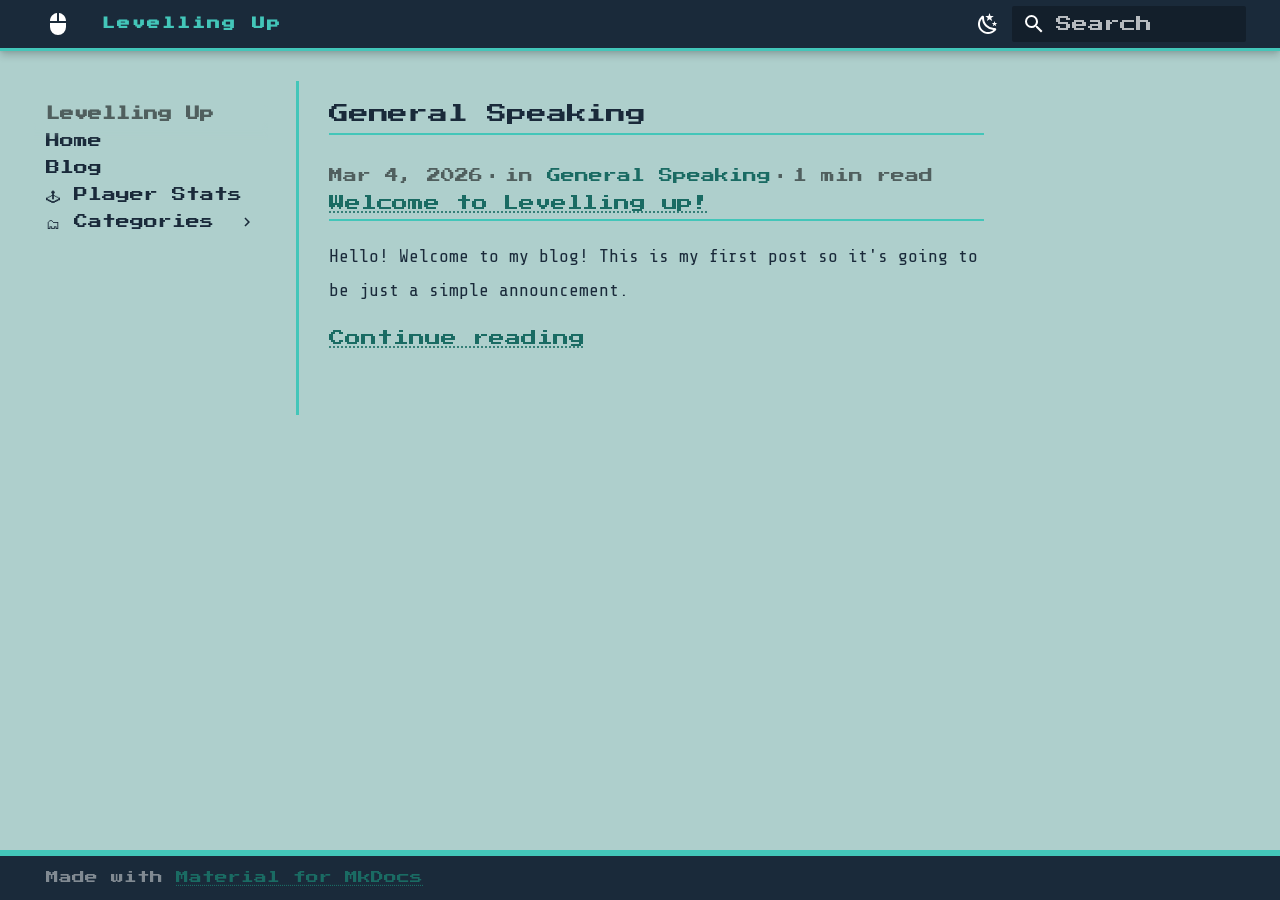
<file: blog/category/general-speaking/index.html>
<!doctype html>
<html lang="en" class="no-js">
  <head>
    
      <meta charset="utf-8">
      <meta name="viewport" content="width=device-width,initial-scale=1">
      
        <meta name="description" content="Turning daily failures into brain EXP.">
      
      
        <meta name="author" content="Fabio Scantamburlo">
      
      
        <link rel="canonical" href="https://fabioscantamburlo.github.io/blog/category/general-speaking/">
      
      
      
      
        
      
      
      <link rel="icon" href="../../../assets/images/favicon.png">
      <meta name="generator" content="mkdocs-1.6.1, mkdocs-material-9.7.4">
    
    
      
        <title>General Speaking - Levelling Up</title>
      
    
    
      <link rel="stylesheet" href="../../../assets/stylesheets/main.484c7ddc.min.css">
      
        
        <link rel="stylesheet" href="../../../assets/stylesheets/palette.ab4e12ef.min.css">
      
      


    
    
      
    
    
      
        
        
        <link rel="preconnect" href="https://fonts.gstatic.com" crossorigin>
        <link rel="stylesheet" href="https://fonts.googleapis.com/css?family=Press+Start+2P:300,300i,400,400i,700,700i%7CShare+Tech+Mono:400,400i,700,700i&display=fallback">
        <style>:root{--md-text-font:"Press Start 2P";--md-code-font:"Share Tech Mono"}</style>
      
    
    
      <link rel="stylesheet" href="../../../stylesheets/extra.css">
    
    <script>__md_scope=new URL("../../..",location),__md_hash=e=>[...e].reduce(((e,_)=>(e<<5)-e+_.charCodeAt(0)),0),__md_get=(e,_=localStorage,t=__md_scope)=>JSON.parse(_.getItem(t.pathname+"."+e)),__md_set=(e,_,t=localStorage,a=__md_scope)=>{try{t.setItem(a.pathname+"."+e,JSON.stringify(_))}catch(e){}}</script>
    
      

    
    
  </head>
  
  
    
    
      
    
    
    
    
    <body dir="ltr" data-md-color-scheme="default" data-md-color-primary="custom" data-md-color-accent="custom">
  
    
    <input class="md-toggle" data-md-toggle="drawer" type="checkbox" id="__drawer" autocomplete="off">
    <input class="md-toggle" data-md-toggle="search" type="checkbox" id="__search" autocomplete="off">
    <label class="md-overlay" for="__drawer"></label>
    <div data-md-component="skip">
      
        
        <a href="#general-speaking" class="md-skip">
          Skip to content
        </a>
      
    </div>
    <div data-md-component="announce">
      
    </div>
    
    
      

  

<header class="md-header md-header--shadow" data-md-component="header">
  <nav class="md-header__inner md-grid" aria-label="Header">
    <a href="../../.." title="Levelling Up" class="md-header__button md-logo" aria-label="Levelling Up" data-md-component="logo">
      
  
  <svg xmlns="http://www.w3.org/2000/svg" viewBox="0 0 24 24"><path d="M11 1.07C7.05 1.56 4 4.92 4 9h7m-7 6a8 8 0 0 0 8 8 8 8 0 0 0 8-8v-4H4m9-9.93V9h7c0-4.08-3.06-7.44-7-7.93"/></svg>

    </a>
    <label class="md-header__button md-icon" for="__drawer">
      
      <svg xmlns="http://www.w3.org/2000/svg" viewBox="0 0 24 24"><path d="M3 6h18v2H3zm0 5h18v2H3zm0 5h18v2H3z"/></svg>
    </label>
    <div class="md-header__title" data-md-component="header-title">
      <div class="md-header__ellipsis">
        <div class="md-header__topic">
          <span class="md-ellipsis">
            Levelling Up
          </span>
        </div>
        <div class="md-header__topic" data-md-component="header-topic">
          <span class="md-ellipsis">
            
              General Speaking
            
          </span>
        </div>
      </div>
    </div>
    
      
        <form class="md-header__option" data-md-component="palette">
  
    
    
    
    <input class="md-option" data-md-color-media="" data-md-color-scheme="default" data-md-color-primary="custom" data-md-color-accent="custom"  aria-label="Night mode"  type="radio" name="__palette" id="__palette_0">
    
      <label class="md-header__button md-icon" title="Night mode" for="__palette_1" hidden>
        <svg xmlns="http://www.w3.org/2000/svg" viewBox="0 0 24 24"><path d="m17.75 4.09-2.53 1.94.91 3.06-2.63-1.81-2.63 1.81.91-3.06-2.53-1.94L12.44 4l1.06-3 1.06 3zm3.5 6.91-1.64 1.25.59 1.98-1.7-1.17-1.7 1.17.59-1.98L15.75 11l2.06-.05L18.5 9l.69 1.95zm-2.28 4.95c.83-.08 1.72 1.1 1.19 1.85-.32.45-.66.87-1.08 1.27C15.17 23 8.84 23 4.94 19.07c-3.91-3.9-3.91-10.24 0-14.14.4-.4.82-.76 1.27-1.08.75-.53 1.93.36 1.85 1.19-.27 2.86.69 5.83 2.89 8.02a9.96 9.96 0 0 0 8.02 2.89m-1.64 2.02a12.08 12.08 0 0 1-7.8-3.47c-2.17-2.19-3.33-5-3.49-7.82-2.81 3.14-2.7 7.96.31 10.98 3.02 3.01 7.84 3.12 10.98.31"/></svg>
      </label>
    
  
    
    
    
    <input class="md-option" data-md-color-media="" data-md-color-scheme="slate" data-md-color-primary="custom" data-md-color-accent="custom"  aria-label="Day mode"  type="radio" name="__palette" id="__palette_1">
    
      <label class="md-header__button md-icon" title="Day mode" for="__palette_0" hidden>
        <svg xmlns="http://www.w3.org/2000/svg" viewBox="0 0 24 24"><path d="M12 7a5 5 0 0 1 5 5 5 5 0 0 1-5 5 5 5 0 0 1-5-5 5 5 0 0 1 5-5m0 2a3 3 0 0 0-3 3 3 3 0 0 0 3 3 3 3 0 0 0 3-3 3 3 0 0 0-3-3m0-7 2.39 3.42C13.65 5.15 12.84 5 12 5s-1.65.15-2.39.42zM3.34 7l4.16-.35A7.2 7.2 0 0 0 5.94 8.5c-.44.74-.69 1.5-.83 2.29zm.02 10 1.76-3.77a7.131 7.131 0 0 0 2.38 4.14zM20.65 7l-1.77 3.79a7.02 7.02 0 0 0-2.38-4.15zm-.01 10-4.14.36c.59-.51 1.12-1.14 1.54-1.86.42-.73.69-1.5.83-2.29zM12 22l-2.41-3.44c.74.27 1.55.44 2.41.44.82 0 1.63-.17 2.37-.44z"/></svg>
      </label>
    
  
</form>
      
    
    
      <script>var palette=__md_get("__palette");if(palette&&palette.color){if("(prefers-color-scheme)"===palette.color.media){var media=matchMedia("(prefers-color-scheme: light)"),input=document.querySelector(media.matches?"[data-md-color-media='(prefers-color-scheme: light)']":"[data-md-color-media='(prefers-color-scheme: dark)']");palette.color.media=input.getAttribute("data-md-color-media"),palette.color.scheme=input.getAttribute("data-md-color-scheme"),palette.color.primary=input.getAttribute("data-md-color-primary"),palette.color.accent=input.getAttribute("data-md-color-accent")}for(var[key,value]of Object.entries(palette.color))document.body.setAttribute("data-md-color-"+key,value)}</script>
    
    
    
      
      
        <label class="md-header__button md-icon" for="__search">
          
          <svg xmlns="http://www.w3.org/2000/svg" viewBox="0 0 24 24"><path d="M9.5 3A6.5 6.5 0 0 1 16 9.5c0 1.61-.59 3.09-1.56 4.23l.27.27h.79l5 5-1.5 1.5-5-5v-.79l-.27-.27A6.52 6.52 0 0 1 9.5 16 6.5 6.5 0 0 1 3 9.5 6.5 6.5 0 0 1 9.5 3m0 2C7 5 5 7 5 9.5S7 14 9.5 14 14 12 14 9.5 12 5 9.5 5"/></svg>
        </label>
        <div class="md-search" data-md-component="search" role="dialog">
  <label class="md-search__overlay" for="__search"></label>
  <div class="md-search__inner" role="search">
    <form class="md-search__form" name="search">
      <input type="text" class="md-search__input" name="query" aria-label="Search" placeholder="Search" autocapitalize="off" autocorrect="off" autocomplete="off" spellcheck="false" data-md-component="search-query" required>
      <label class="md-search__icon md-icon" for="__search">
        
        <svg xmlns="http://www.w3.org/2000/svg" viewBox="0 0 24 24"><path d="M9.5 3A6.5 6.5 0 0 1 16 9.5c0 1.61-.59 3.09-1.56 4.23l.27.27h.79l5 5-1.5 1.5-5-5v-.79l-.27-.27A6.52 6.52 0 0 1 9.5 16 6.5 6.5 0 0 1 3 9.5 6.5 6.5 0 0 1 9.5 3m0 2C7 5 5 7 5 9.5S7 14 9.5 14 14 12 14 9.5 12 5 9.5 5"/></svg>
        
        <svg xmlns="http://www.w3.org/2000/svg" viewBox="0 0 24 24"><path d="M20 11v2H8l5.5 5.5-1.42 1.42L4.16 12l7.92-7.92L13.5 5.5 8 11z"/></svg>
      </label>
      <nav class="md-search__options" aria-label="Search">
        
        <button type="reset" class="md-search__icon md-icon" title="Clear" aria-label="Clear" tabindex="-1">
          
          <svg xmlns="http://www.w3.org/2000/svg" viewBox="0 0 24 24"><path d="M19 6.41 17.59 5 12 10.59 6.41 5 5 6.41 10.59 12 5 17.59 6.41 19 12 13.41 17.59 19 19 17.59 13.41 12z"/></svg>
        </button>
      </nav>
      
    </form>
    <div class="md-search__output">
      <div class="md-search__scrollwrap" tabindex="0" data-md-scrollfix>
        <div class="md-search-result" data-md-component="search-result">
          <div class="md-search-result__meta">
            Initializing search
          </div>
          <ol class="md-search-result__list" role="presentation"></ol>
        </div>
      </div>
    </div>
  </div>
</div>
      
    
    
  </nav>
  
</header>
    
    <div class="md-container" data-md-component="container">
      
      
        
          
        
      
      <main class="md-main" data-md-component="main">
        <div class="md-main__inner md-grid">
          
            
              
              <div class="md-sidebar md-sidebar--primary" data-md-component="sidebar" data-md-type="navigation" >
                <div class="md-sidebar__scrollwrap">
                  <div class="md-sidebar__inner">
                    



<nav class="md-nav md-nav--primary" aria-label="Navigation" data-md-level="0">
  <label class="md-nav__title" for="__drawer">
    <a href="../../.." title="Levelling Up" class="md-nav__button md-logo" aria-label="Levelling Up" data-md-component="logo">
      
  
  <svg xmlns="http://www.w3.org/2000/svg" viewBox="0 0 24 24"><path d="M11 1.07C7.05 1.56 4 4.92 4 9h7m-7 6a8 8 0 0 0 8 8 8 8 0 0 0 8-8v-4H4m9-9.93V9h7c0-4.08-3.06-7.44-7-7.93"/></svg>

    </a>
    Levelling Up
  </label>
  
  <ul class="md-nav__list" data-md-scrollfix>
    
      
      
  
  
  
  
    <li class="md-nav__item">
      <a href="../../.." class="md-nav__link">
        
  
  
  <span class="md-ellipsis">
    
  
    Home
  

    
  </span>
  
  

      </a>
    </li>
  

    
      
      
  
  
  
    
  
  
    <li class="md-nav__item">
      <a href="../../" class="md-nav__link">
        
  
  
  <span class="md-ellipsis">
    
  
    Blog
  

    
  </span>
  
  

      </a>
    </li>
  

    
      
      
  
  
  
  
    <li class="md-nav__item">
      <a href="../../../about/" class="md-nav__link">
        
  
  
  <span class="md-ellipsis">
    
  
    🕹 Player Stats
  

    
  </span>
  
  

      </a>
    </li>
  

    
      
      
  
  
  
  
    
    
    
    
    
    <li class="md-nav__item md-nav__item--nested">
      
        
        
        <input class="md-nav__toggle md-toggle " type="checkbox" id="__nav_4" >
        
          
          <label class="md-nav__link" for="__nav_4" id="__nav_4_label" tabindex="0">
            
  
  
  <span class="md-ellipsis">
    
  
    🗂 Categories
  

    
  </span>
  
  

            <span class="md-nav__icon md-icon"></span>
          </label>
        
        <nav class="md-nav" data-md-level="1" aria-labelledby="__nav_4_label" aria-expanded="false">
          <label class="md-nav__title" for="__nav_4">
            <span class="md-nav__icon md-icon"></span>
            
  
    🗂 Categories
  

          </label>
          <ul class="md-nav__list" data-md-scrollfix>
            
              
                
  
  
  
  
    <li class="md-nav__item">
      <a href="../../../categories/tech-deep-dive/" class="md-nav__link">
        
  
  
  <span class="md-ellipsis">
    
  
    Tech Deep Dive
  

    
  </span>
  
  

      </a>
    </li>
  

              
            
              
                
  
  
  
  
    <li class="md-nav__item">
      <a href="../../../categories/tutorials/" class="md-nav__link">
        
  
  
  <span class="md-ellipsis">
    
  
    Tutorials
  

    
  </span>
  
  

      </a>
    </li>
  

              
            
              
                
  
  
  
  
    <li class="md-nav__item">
      <a href="../../../categories/general-speaking/" class="md-nav__link">
        
  
  
  <span class="md-ellipsis">
    
  
    General Speaking
  

    
  </span>
  
  

      </a>
    </li>
  

              
            
          </ul>
        </nav>
      
    </li>
  

    
  </ul>
</nav>
                  </div>
                </div>
              </div>
            
            
              
              <div class="md-sidebar md-sidebar--secondary" data-md-component="sidebar" data-md-type="toc" >
                <div class="md-sidebar__scrollwrap">
                  <div class="md-sidebar__inner">
                    

<nav class="md-nav md-nav--secondary" aria-label="Table of contents">
  
  
  
    
  
  
</nav>
                  </div>
                </div>
              </div>
            
          
          
  <div class="md-content" data-md-component="content">
    <div class="md-content__inner">
      <header class="md-typeset">
        <h1 id="general-speaking">General Speaking</h1>
      </header>
      
        <article class="md-post md-post--excerpt">
  <header class="md-post__header">
    
    <div class="md-post__meta md-meta">
      <ul class="md-meta__list">
        <li class="md-meta__item">
          <time datetime="2026-03-04 00:00:00+00:00">Mar 4, 2026</time></li>
        
          <li class="md-meta__item">
            in
            
              <a href="./" class="md-meta__link">General Speaking</a></li>
        
        
          
          <li class="md-meta__item">
            
              1 min read
            
          </li>
        
        
      </ul>
      
    </div>
  </header>
  <div class="md-post__content md-typeset">
    <h2 id="welcome-to-levelling-up"><a class="toclink" href="../../2026/03/04/welcome-to-levelling-up/">Welcome to Levelling up!</a></h2>
<p>Hello!
Welcome to my blog! This is my first post so it's going to be just a simple announcement.</p>

    
      <nav class="md-post__action">
        <a href="../../2026/03/04/welcome-to-levelling-up/">
          Continue reading
        </a>
      </nav>
    
    
  </div>
</article>
      
      
        
          



<nav class="md-pagination">
  
</nav>
        
      
    </div>
  </div>

          
<script>var target=document.getElementById(location.hash.slice(1));target&&target.name&&(target.checked=target.name.startsWith("__tabbed_"))</script>
        </div>
        
          <button type="button" class="md-top md-icon" data-md-component="top" hidden>
  
  <svg xmlns="http://www.w3.org/2000/svg" viewBox="0 0 24 24"><path d="M13 20h-2V8l-5.5 5.5-1.42-1.42L12 4.16l7.92 7.92-1.42 1.42L13 8z"/></svg>
  Back to top
</button>
        
      </main>
      
        <footer class="md-footer">
  
  <div class="md-footer-meta md-typeset">
    <div class="md-footer-meta__inner md-grid">
      <div class="md-copyright">
  
  
    Made with
    <a href="https://squidfunk.github.io/mkdocs-material/" target="_blank" rel="noopener">
      Material for MkDocs
    </a>
  
</div>
      
    </div>
  </div>
</footer>
      
    </div>
    <div class="md-dialog" data-md-component="dialog">
      <div class="md-dialog__inner md-typeset"></div>
    </div>
    
    
    
      
      
      <script id="__config" type="application/json">{"annotate": null, "base": "../../..", "features": ["navigation.top", "toc.follow"], "search": "../../../assets/javascripts/workers/search.2c215733.min.js", "tags": null, "translations": {"clipboard.copied": "Copied to clipboard", "clipboard.copy": "Copy to clipboard", "search.result.more.one": "1 more on this page", "search.result.more.other": "# more on this page", "search.result.none": "No matching documents", "search.result.one": "1 matching document", "search.result.other": "# matching documents", "search.result.placeholder": "Type to start searching", "search.result.term.missing": "Missing", "select.version": "Select version"}, "version": null}</script>
    
    
      <script src="../../../assets/javascripts/bundle.79ae519e.min.js"></script>
      
        <script src="../../../js/badges.js"></script>
      
        <script src="../../../js/badge-config.js"></script>
      
    
  </body>
</html>
</file>
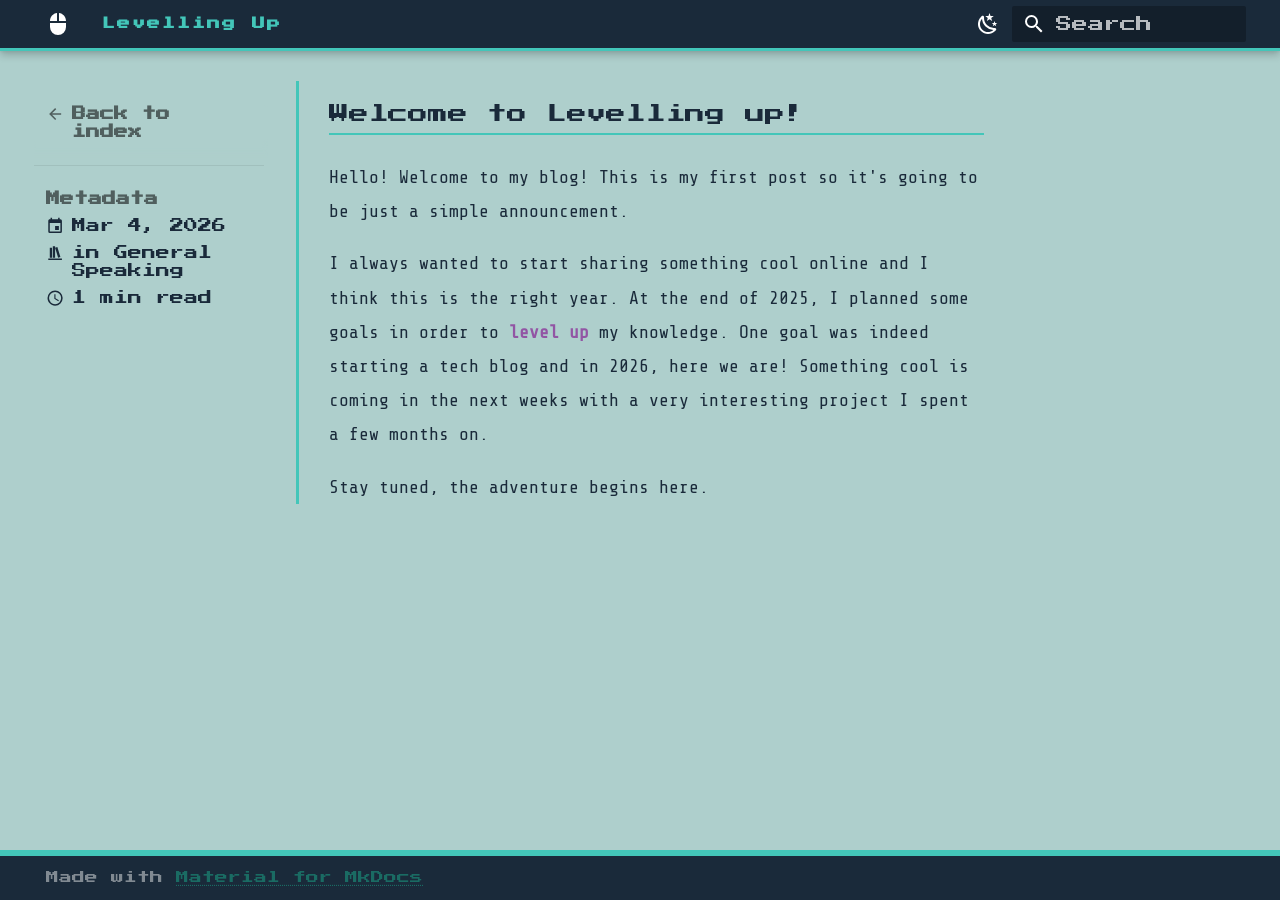
<file: blog/2026/03/04/welcome-to-levelling-up/index.html>
<!doctype html>
<html lang="en" class="no-js">
  <head>
    
      <meta charset="utf-8">
      <meta name="viewport" content="width=device-width,initial-scale=1">
      
        <meta name="description" content="Turning daily failures into brain EXP.">
      
      
        <meta name="author" content="Fabio Scantamburlo">
      
      
        <link rel="canonical" href="https://fabioscantamburlo.github.io/blog/2026/03/04/welcome-to-levelling-up/">
      
      
      
      
        
      
      
      <link rel="icon" href="../../../../../assets/images/favicon.png">
      <meta name="generator" content="mkdocs-1.6.1, mkdocs-material-9.7.4">
    
    
      
        <title>Welcome to Levelling up! - Levelling Up</title>
      
    
    
      <link rel="stylesheet" href="../../../../../assets/stylesheets/main.484c7ddc.min.css">
      
        
        <link rel="stylesheet" href="../../../../../assets/stylesheets/palette.ab4e12ef.min.css">
      
      


    
    
      
    
    
      
        
        
        <link rel="preconnect" href="https://fonts.gstatic.com" crossorigin>
        <link rel="stylesheet" href="https://fonts.googleapis.com/css?family=Press+Start+2P:300,300i,400,400i,700,700i%7CShare+Tech+Mono:400,400i,700,700i&display=fallback">
        <style>:root{--md-text-font:"Press Start 2P";--md-code-font:"Share Tech Mono"}</style>
      
    
    
      <link rel="stylesheet" href="../../../../../stylesheets/extra.css">
    
    <script>__md_scope=new URL("../../../../..",location),__md_hash=e=>[...e].reduce(((e,_)=>(e<<5)-e+_.charCodeAt(0)),0),__md_get=(e,_=localStorage,t=__md_scope)=>JSON.parse(_.getItem(t.pathname+"."+e)),__md_set=(e,_,t=localStorage,a=__md_scope)=>{try{t.setItem(a.pathname+"."+e,JSON.stringify(_))}catch(e){}}</script>
    
      

    
    
  </head>
  
  
    
    
      
    
    
    
    
    <body dir="ltr" data-md-color-scheme="default" data-md-color-primary="custom" data-md-color-accent="custom">
  
    
    <input class="md-toggle" data-md-toggle="drawer" type="checkbox" id="__drawer" autocomplete="off">
    <input class="md-toggle" data-md-toggle="search" type="checkbox" id="__search" autocomplete="off">
    <label class="md-overlay" for="__drawer"></label>
    <div data-md-component="skip">
      
        
        <a href="#welcome-to-levelling-up" class="md-skip">
          Skip to content
        </a>
      
    </div>
    <div data-md-component="announce">
      
    </div>
    
    
      

  

<header class="md-header md-header--shadow" data-md-component="header">
  <nav class="md-header__inner md-grid" aria-label="Header">
    <a href="../../../../.." title="Levelling Up" class="md-header__button md-logo" aria-label="Levelling Up" data-md-component="logo">
      
  
  <svg xmlns="http://www.w3.org/2000/svg" viewBox="0 0 24 24"><path d="M11 1.07C7.05 1.56 4 4.92 4 9h7m-7 6a8 8 0 0 0 8 8 8 8 0 0 0 8-8v-4H4m9-9.93V9h7c0-4.08-3.06-7.44-7-7.93"/></svg>

    </a>
    <label class="md-header__button md-icon" for="__drawer">
      
      <svg xmlns="http://www.w3.org/2000/svg" viewBox="0 0 24 24"><path d="M3 6h18v2H3zm0 5h18v2H3zm0 5h18v2H3z"/></svg>
    </label>
    <div class="md-header__title" data-md-component="header-title">
      <div class="md-header__ellipsis">
        <div class="md-header__topic">
          <span class="md-ellipsis">
            Levelling Up
          </span>
        </div>
        <div class="md-header__topic" data-md-component="header-topic">
          <span class="md-ellipsis">
            
              Welcome to Levelling up!
            
          </span>
        </div>
      </div>
    </div>
    
      
        <form class="md-header__option" data-md-component="palette">
  
    
    
    
    <input class="md-option" data-md-color-media="" data-md-color-scheme="default" data-md-color-primary="custom" data-md-color-accent="custom"  aria-label="Night mode"  type="radio" name="__palette" id="__palette_0">
    
      <label class="md-header__button md-icon" title="Night mode" for="__palette_1" hidden>
        <svg xmlns="http://www.w3.org/2000/svg" viewBox="0 0 24 24"><path d="m17.75 4.09-2.53 1.94.91 3.06-2.63-1.81-2.63 1.81.91-3.06-2.53-1.94L12.44 4l1.06-3 1.06 3zm3.5 6.91-1.64 1.25.59 1.98-1.7-1.17-1.7 1.17.59-1.98L15.75 11l2.06-.05L18.5 9l.69 1.95zm-2.28 4.95c.83-.08 1.72 1.1 1.19 1.85-.32.45-.66.87-1.08 1.27C15.17 23 8.84 23 4.94 19.07c-3.91-3.9-3.91-10.24 0-14.14.4-.4.82-.76 1.27-1.08.75-.53 1.93.36 1.85 1.19-.27 2.86.69 5.83 2.89 8.02a9.96 9.96 0 0 0 8.02 2.89m-1.64 2.02a12.08 12.08 0 0 1-7.8-3.47c-2.17-2.19-3.33-5-3.49-7.82-2.81 3.14-2.7 7.96.31 10.98 3.02 3.01 7.84 3.12 10.98.31"/></svg>
      </label>
    
  
    
    
    
    <input class="md-option" data-md-color-media="" data-md-color-scheme="slate" data-md-color-primary="custom" data-md-color-accent="custom"  aria-label="Day mode"  type="radio" name="__palette" id="__palette_1">
    
      <label class="md-header__button md-icon" title="Day mode" for="__palette_0" hidden>
        <svg xmlns="http://www.w3.org/2000/svg" viewBox="0 0 24 24"><path d="M12 7a5 5 0 0 1 5 5 5 5 0 0 1-5 5 5 5 0 0 1-5-5 5 5 0 0 1 5-5m0 2a3 3 0 0 0-3 3 3 3 0 0 0 3 3 3 3 0 0 0 3-3 3 3 0 0 0-3-3m0-7 2.39 3.42C13.65 5.15 12.84 5 12 5s-1.65.15-2.39.42zM3.34 7l4.16-.35A7.2 7.2 0 0 0 5.94 8.5c-.44.74-.69 1.5-.83 2.29zm.02 10 1.76-3.77a7.131 7.131 0 0 0 2.38 4.14zM20.65 7l-1.77 3.79a7.02 7.02 0 0 0-2.38-4.15zm-.01 10-4.14.36c.59-.51 1.12-1.14 1.54-1.86.42-.73.69-1.5.83-2.29zM12 22l-2.41-3.44c.74.27 1.55.44 2.41.44.82 0 1.63-.17 2.37-.44z"/></svg>
      </label>
    
  
</form>
      
    
    
      <script>var palette=__md_get("__palette");if(palette&&palette.color){if("(prefers-color-scheme)"===palette.color.media){var media=matchMedia("(prefers-color-scheme: light)"),input=document.querySelector(media.matches?"[data-md-color-media='(prefers-color-scheme: light)']":"[data-md-color-media='(prefers-color-scheme: dark)']");palette.color.media=input.getAttribute("data-md-color-media"),palette.color.scheme=input.getAttribute("data-md-color-scheme"),palette.color.primary=input.getAttribute("data-md-color-primary"),palette.color.accent=input.getAttribute("data-md-color-accent")}for(var[key,value]of Object.entries(palette.color))document.body.setAttribute("data-md-color-"+key,value)}</script>
    
    
    
      
      
        <label class="md-header__button md-icon" for="__search">
          
          <svg xmlns="http://www.w3.org/2000/svg" viewBox="0 0 24 24"><path d="M9.5 3A6.5 6.5 0 0 1 16 9.5c0 1.61-.59 3.09-1.56 4.23l.27.27h.79l5 5-1.5 1.5-5-5v-.79l-.27-.27A6.52 6.52 0 0 1 9.5 16 6.5 6.5 0 0 1 3 9.5 6.5 6.5 0 0 1 9.5 3m0 2C7 5 5 7 5 9.5S7 14 9.5 14 14 12 14 9.5 12 5 9.5 5"/></svg>
        </label>
        <div class="md-search" data-md-component="search" role="dialog">
  <label class="md-search__overlay" for="__search"></label>
  <div class="md-search__inner" role="search">
    <form class="md-search__form" name="search">
      <input type="text" class="md-search__input" name="query" aria-label="Search" placeholder="Search" autocapitalize="off" autocorrect="off" autocomplete="off" spellcheck="false" data-md-component="search-query" required>
      <label class="md-search__icon md-icon" for="__search">
        
        <svg xmlns="http://www.w3.org/2000/svg" viewBox="0 0 24 24"><path d="M9.5 3A6.5 6.5 0 0 1 16 9.5c0 1.61-.59 3.09-1.56 4.23l.27.27h.79l5 5-1.5 1.5-5-5v-.79l-.27-.27A6.52 6.52 0 0 1 9.5 16 6.5 6.5 0 0 1 3 9.5 6.5 6.5 0 0 1 9.5 3m0 2C7 5 5 7 5 9.5S7 14 9.5 14 14 12 14 9.5 12 5 9.5 5"/></svg>
        
        <svg xmlns="http://www.w3.org/2000/svg" viewBox="0 0 24 24"><path d="M20 11v2H8l5.5 5.5-1.42 1.42L4.16 12l7.92-7.92L13.5 5.5 8 11z"/></svg>
      </label>
      <nav class="md-search__options" aria-label="Search">
        
        <button type="reset" class="md-search__icon md-icon" title="Clear" aria-label="Clear" tabindex="-1">
          
          <svg xmlns="http://www.w3.org/2000/svg" viewBox="0 0 24 24"><path d="M19 6.41 17.59 5 12 10.59 6.41 5 5 6.41 10.59 12 5 17.59 6.41 19 12 13.41 17.59 19 19 17.59 13.41 12z"/></svg>
        </button>
      </nav>
      
    </form>
    <div class="md-search__output">
      <div class="md-search__scrollwrap" tabindex="0" data-md-scrollfix>
        <div class="md-search-result" data-md-component="search-result">
          <div class="md-search-result__meta">
            Initializing search
          </div>
          <ol class="md-search-result__list" role="presentation"></ol>
        </div>
      </div>
    </div>
  </div>
</div>
      
    
    
  </nav>
  
</header>
    
    <div class="md-container" data-md-component="container">
      
      
        
          
        
      
      <main class="md-main" data-md-component="main">
        <div class="md-main__inner md-grid">
          
            
              
                
              
              <div class="md-sidebar md-sidebar--primary" data-md-component="sidebar" data-md-type="navigation" hidden>
                <div class="md-sidebar__scrollwrap">
                  <div class="md-sidebar__inner">
                    



<nav class="md-nav md-nav--primary" aria-label="Navigation" data-md-level="0">
  <label class="md-nav__title" for="__drawer">
    <a href="../../../../.." title="Levelling Up" class="md-nav__button md-logo" aria-label="Levelling Up" data-md-component="logo">
      
  
  <svg xmlns="http://www.w3.org/2000/svg" viewBox="0 0 24 24"><path d="M11 1.07C7.05 1.56 4 4.92 4 9h7m-7 6a8 8 0 0 0 8 8 8 8 0 0 0 8-8v-4H4m9-9.93V9h7c0-4.08-3.06-7.44-7-7.93"/></svg>

    </a>
    Levelling Up
  </label>
  
  <ul class="md-nav__list" data-md-scrollfix>
    
      
      
  
  
  
  
    <li class="md-nav__item">
      <a href="../../../../.." class="md-nav__link">
        
  
  
  <span class="md-ellipsis">
    
  
    Home
  

    
  </span>
  
  

      </a>
    </li>
  

    
      
      
  
  
    
  
  
    
  
  
    <li class="md-nav__item md-nav__item--active">
      <a href="../../../../" class="md-nav__link">
        
  
  
  <span class="md-ellipsis">
    
  
    Blog
  

    
  </span>
  
  

      </a>
    </li>
  

    
      
      
  
  
  
  
    <li class="md-nav__item">
      <a href="../../../../../about/" class="md-nav__link">
        
  
  
  <span class="md-ellipsis">
    
  
    🕹 Player Stats
  

    
  </span>
  
  

      </a>
    </li>
  

    
      
      
  
  
  
  
    
    
    
    
    
    <li class="md-nav__item md-nav__item--nested">
      
        
        
        <input class="md-nav__toggle md-toggle " type="checkbox" id="__nav_4" >
        
          
          <label class="md-nav__link" for="__nav_4" id="__nav_4_label" tabindex="0">
            
  
  
  <span class="md-ellipsis">
    
  
    🗂 Categories
  

    
  </span>
  
  

            <span class="md-nav__icon md-icon"></span>
          </label>
        
        <nav class="md-nav" data-md-level="1" aria-labelledby="__nav_4_label" aria-expanded="false">
          <label class="md-nav__title" for="__nav_4">
            <span class="md-nav__icon md-icon"></span>
            
  
    🗂 Categories
  

          </label>
          <ul class="md-nav__list" data-md-scrollfix>
            
              
                
  
  
  
  
    <li class="md-nav__item">
      <a href="../../../../../categories/tech-deep-dive/" class="md-nav__link">
        
  
  
  <span class="md-ellipsis">
    
  
    Tech Deep Dive
  

    
  </span>
  
  

      </a>
    </li>
  

              
            
              
                
  
  
  
  
    <li class="md-nav__item">
      <a href="../../../../../categories/tutorials/" class="md-nav__link">
        
  
  
  <span class="md-ellipsis">
    
  
    Tutorials
  

    
  </span>
  
  

      </a>
    </li>
  

              
            
              
                
  
  
  
  
    <li class="md-nav__item">
      <a href="../../../../../categories/general-speaking/" class="md-nav__link">
        
  
  
  <span class="md-ellipsis">
    
  
    General Speaking
  

    
  </span>
  
  

      </a>
    </li>
  

              
            
          </ul>
        </nav>
      
    </li>
  

    
  </ul>
</nav>
                  </div>
                </div>
              </div>
            
            
              
                
              
              <div class="md-sidebar md-sidebar--secondary" data-md-component="sidebar" data-md-type="toc" >
                <div class="md-sidebar__scrollwrap">
                  <div class="md-sidebar__inner">
                    

<nav class="md-nav md-nav--secondary" aria-label="Table of contents">
  
  
  
    
  
  
</nav>
                  </div>
                </div>
              </div>
            
          
          
  <div class="md-content md-content--post" data-md-component="content">
    <div class="md-sidebar md-sidebar--post" data-md-component="sidebar" data-md-type="navigation">
      <div class="md-sidebar__scrollwrap">
        <div class="md-sidebar__inner md-post">
          <nav class="md-nav md-nav--primary">
            <div class="md-post__back">
              <div class="md-nav__title md-nav__container">
                <a href="../../../../" class="md-nav__link">
                  <svg xmlns="http://www.w3.org/2000/svg" viewBox="0 0 24 24"><path d="M20 11v2H8l5.5 5.5-1.42 1.42L4.16 12l7.92-7.92L13.5 5.5 8 11z"/></svg>
                  <span class="md-ellipsis">
                    Back to index
                  </span>
                </a>
              </div>
            </div>
            
            <ul class="md-post__meta md-nav__list">
              <li class="md-nav__item md-nav__item--section">
                <div class="md-post__title">
                  <span class="md-ellipsis">
                    Metadata
                  </span>
                </div>
                <nav class="md-nav">
                  <ul class="md-nav__list">
                    <li class="md-nav__item">
                      <div class="md-nav__link">
                        <svg xmlns="http://www.w3.org/2000/svg" viewBox="0 0 24 24"><path d="M19 19H5V8h14m-3-7v2H8V1H6v2H5c-1.11 0-2 .89-2 2v14a2 2 0 0 0 2 2h14a2 2 0 0 0 2-2V5a2 2 0 0 0-2-2h-1V1m-1 11h-5v5h5z"/></svg>
                        <time datetime="2026-03-04 00:00:00+00:00" class="md-ellipsis">Mar 4, 2026</time>
                      </div>
                    </li>
                    
                    
                      <li class="md-nav__item">
                        <div class="md-nav__link">
                          <svg xmlns="http://www.w3.org/2000/svg" viewBox="0 0 24 24"><path d="M9 3v15h3V3zm3 2 4 13 3-1-4-13zM5 5v13h3V5zM3 19v2h18v-2z"/></svg>
                          <span class="md-ellipsis">
                            in
                            
                              <a href="../../../../category/general-speaking/">General Speaking</a></span>
                        </div>
                      </li>
                    
                    
                      
                      <li class="md-nav__item">
                        <div class="md-nav__link">
                          <svg xmlns="http://www.w3.org/2000/svg" viewBox="0 0 24 24"><path d="M12 20a8 8 0 0 0 8-8 8 8 0 0 0-8-8 8 8 0 0 0-8 8 8 8 0 0 0 8 8m0-18a10 10 0 0 1 10 10 10 10 0 0 1-10 10C6.47 22 2 17.5 2 12A10 10 0 0 1 12 2m.5 5v5.25l4.5 2.67-.75 1.23L11 13V7z"/></svg>
                          <span class="md-ellipsis">
                            
                              1 min read
                            
                          </span>
                        </div>
                      </li>
                    
                  </ul>
                </nav>
              </li>
            </ul>
            
          </nav>
          
        </div>
      </div>
    </div>
    <article class="md-content__inner md-typeset">
      
        
  




<h1 id="welcome-to-levelling-up">Welcome to Levelling up!</h1>
<p>Hello!
Welcome to my blog! This is my first post so it's going to be just a simple announcement.</p>
<!-- more -->

<p>I always wanted to start sharing something cool online and I think this is the right year. At the end of 2025, I planned some goals in order to <strong>level up</strong> my knowledge.
One goal was indeed starting a tech blog and in 2026, here we are! Something cool is coming in the next weeks with a very interesting project I spent a few months on.</p>
<p>Stay tuned, the adventure begins here.</p>







  
  




  



      
    </article>
  </div>

          
<script>var target=document.getElementById(location.hash.slice(1));target&&target.name&&(target.checked=target.name.startsWith("__tabbed_"))</script>
        </div>
        
          <button type="button" class="md-top md-icon" data-md-component="top" hidden>
  
  <svg xmlns="http://www.w3.org/2000/svg" viewBox="0 0 24 24"><path d="M13 20h-2V8l-5.5 5.5-1.42-1.42L12 4.16l7.92 7.92-1.42 1.42L13 8z"/></svg>
  Back to top
</button>
        
      </main>
      
        <footer class="md-footer">
  
  <div class="md-footer-meta md-typeset">
    <div class="md-footer-meta__inner md-grid">
      <div class="md-copyright">
  
  
    Made with
    <a href="https://squidfunk.github.io/mkdocs-material/" target="_blank" rel="noopener">
      Material for MkDocs
    </a>
  
</div>
      
    </div>
  </div>
</footer>
      
    </div>
    <div class="md-dialog" data-md-component="dialog">
      <div class="md-dialog__inner md-typeset"></div>
    </div>
    
    
    
      
      
      <script id="__config" type="application/json">{"annotate": null, "base": "../../../../..", "features": ["navigation.top", "toc.follow"], "search": "../../../../../assets/javascripts/workers/search.2c215733.min.js", "tags": null, "translations": {"clipboard.copied": "Copied to clipboard", "clipboard.copy": "Copy to clipboard", "search.result.more.one": "1 more on this page", "search.result.more.other": "# more on this page", "search.result.none": "No matching documents", "search.result.one": "1 matching document", "search.result.other": "# matching documents", "search.result.placeholder": "Type to start searching", "search.result.term.missing": "Missing", "select.version": "Select version"}, "version": null}</script>
    
    
      <script src="../../../../../assets/javascripts/bundle.79ae519e.min.js"></script>
      
        <script src="../../../../../js/badges.js"></script>
      
        <script src="../../../../../js/badge-config.js"></script>
      
    
  </body>
</html>
</file>
<file: stylesheets/extra.css>
@import url('https://fonts.googleapis.com/css2?family=Press+Start+2P&family=Share+Tech+Mono&family=VT323&display=swap');

/* ── Palette tokens ── */
:root {
  --crystal-cyan: #43C6B9;
  --suicune-purple: #9255A4;
  --pikachu-gold: #FFCB05;
  --midnight: #1A2A3A;
  --icy-shimmer: #AECFCC;
}

/* ── Light scheme ── */
[data-md-color-scheme="default"] {
  --md-default-bg-color: var(--icy-shimmer);
  --md-default-fg-color: var(--midnight);
  --md-typeset-color: var(--midnight);
  --md-typeset-a-color: #1a6b63;
  --md-accent-fg-color: var(--suicune-purple);
  --md-code-bg-color: #c0d8d6;
  --md-code-fg-color: var(--midnight);
  --theme-heading-color: var(--midnight);
}

/* ── Dark scheme ── */
[data-md-color-scheme="slate"] {
  --md-default-bg-color: #0d1b2a;
  --md-default-fg-color: #c8e8e6;
  --md-typeset-color: #c8e8e6;
  --md-typeset-a-color: var(--crystal-cyan);
  --md-accent-fg-color: var(--pikachu-gold);
  --md-code-bg-color: #112233;
  --md-code-fg-color: var(--crystal-cyan);
  --theme-heading-color: var(--crystal-cyan);
}

/* ── Base ── */
body {
  image-rendering: pixelated;
  background-color: var(--md-default-bg-color);
}

/* ── Header ── */
.md-header {
  background-color: var(--midnight) !important;
  border-bottom: 3px solid var(--crystal-cyan);
}

.md-header__title {
  font-family: 'Press Start 2P', monospace;
  font-size: 0.65rem;
  color: var(--crystal-cyan) !important;
  letter-spacing: 2px;
}


/* ── Headings ── */
.md-typeset h1,
.md-typeset h2,
.md-typeset h3 {
  font-family: 'Press Start 2P', monospace;
  color: var(--theme-heading-color);
  border-bottom: 2px solid var(--crystal-cyan);
  padding-bottom: 0.3em;
}

.md-typeset h1 { font-size: 1rem; }
.md-typeset h2 { font-size: 0.8rem; }
.md-typeset h3 { font-size: 0.65rem; }

/* ── Body text ── */
.md-typeset p,
.md-typeset li {
  font-family: 'Share Tech Mono', monospace;
  font-size: 0.9rem;
  color: var(--md-typeset-color);
  line-height: 1.9;
}

.md-typeset strong {
  color: var(--md-accent-fg-color);
}

/* ── Links ── */
.md-typeset a {
  color: var(--md-typeset-a-color) !important;
  text-decoration: underline dotted;
}

.md-typeset a:hover {
  color: var(--suicune-purple) !important;
  text-shadow: 0 0 8px #9255a455;
}

/* ── Code ── */
.md-typeset code,
.md-typeset pre {
  font-family: 'Share Tech Mono', monospace;
  border: 1px solid var(--crystal-cyan);
  border-radius: 0;
}

/* ── Content border ── */
.md-content__inner {
  border-left: 3px solid var(--crystal-cyan);
  padding-left: 1.5rem;
}

/* ── Tags ── */
.md-tag {
  background-color: var(--suicune-purple) !important;
  color: var(--icy-shimmer) !important;
  font-family: 'Press Start 2P', monospace;
  font-size: 0.4rem;
  border-radius: 0;
}


/* ── Footer ── */
.md-footer,
.md-footer-meta {
  background-color: var(--midnight);
  border-top: 3px solid var(--crystal-cyan);
  font-family: 'Press Start 2P', monospace;
  font-size: 0.45rem;
}

/* ── Trainer Card Flip ── */
.tc-flip-wrapper {
  perspective: 1000px;
  max-width: 420px;
  margin: 2rem auto;
}

.tc-flip-inner {
  position: relative;
  transform-style: preserve-3d;
  transition: transform 0.5s ease;
  display: grid;
}

.tc-flip-inner.flipped {
  transform: rotateY(180deg);
}

.tc-front,
.tc-back {
  backface-visibility: hidden;
  -webkit-backface-visibility: hidden;
  grid-area: 1 / 1;
}

.tc-back {
  transform: rotateY(180deg);
}

/* ── Trainer Card ── */
.crystal-trainer-card {
  --bg-color: var(--md-default-bg-color);
  --text-color: var(--midnight);
  --primary-accent: var(--crystal-cyan);
  --secondary-accent: var(--suicune-purple);
  --gold-accent: var(--pikachu-gold);

  font-family: 'VT323', 'Share Tech Mono', monospace;
  background-color: var(--bg-color);
  color: var(--text-color);
  max-width: 420px;
  margin: 0;
  padding: 4px;
  display: flex;
  flex-direction: column;
  border: 4px solid var(--midnight);
  box-shadow: inset 0 0 0 4px var(--bg-color), inset 0 0 0 6px var(--midnight), 4px 4px 0px 0px rgba(26,42,58,0.3);
  border-radius: 8px;
  user-select: none;
}

.tc-header {
  background-color: var(--crystal-cyan);
  color: var(--icy-shimmer);
  display: flex;
  justify-content: space-between;
  align-items: center;
  padding: 12px 16px 8px;
  margin: 8px;
  border: 2px solid var(--midnight);
  border-radius: 4px;
}

.tc-title {
  margin: 0;
  font-size: 24px;
  letter-spacing: 2px;
  font-family: 'VT323', monospace;
  font-weight: normal;
  border: none;
  color: var(--icy-shimmer);
}

.tc-id { font-size: 20px; }

.tc-content {
  display: flex;
  justify-content: space-between;
  align-items: center;
  padding: 12px 24px;
  gap: 16px;
  flex: 1;
}

.tc-stats {
  display: flex;
  flex-direction: column;
  gap: 12px;
  flex: 1;
}

.tc-row {
  display: flex;
  justify-content: space-between;
  font-size: 22px;
  border-bottom: 2px dotted rgba(26,42,58,0.3);
}

.tc-label { font-weight: bold; }

.tc-sprite-container {
  width: 110px;
  height: 160px;
  flex-shrink: 0;
  border: 2px solid var(--midnight);
  background-color: #fff;
  border-radius: 4px;
  display: flex;
  justify-content: center;
  align-items: flex-start;
  overflow: hidden;
  box-shadow: inset 2px 2px 0px rgba(0,0,0,0.1);
}

.tc-avatar {
  width: 100%;
  height: 100%;
  object-fit: cover;
  object-position: top;
  border-radius: 2px;
  image-rendering: pixelated;
}

.tc-badges {
  display: flex;
  justify-content: space-between;
  padding: 12px 24px;
  margin: 8px;
  background-color: rgba(26,42,58,0.05);
  border: 2px solid var(--midnight);
  border-radius: 4px;
}

.tc-badge-icon {
  width: 32px;
  height: 32px;
  display: flex;
  align-items: center;
  justify-content: center;
  border: 2px solid var(--midnight);
  border-radius: 4px;
  background-color: var(--icy-shimmer);
  box-shadow: 2px 2px 0px rgba(26,42,58,0.3);
  cursor: default;
  position: relative;
  padding: 3px;
}

.tc-badge-icon svg {
  width: 100%;
  height: 100%;
}

/* Tier 1 — Cyan (easy) */
.badge-1 svg { fill: var(--crystal-cyan); }
.badge-2 svg { fill: var(--crystal-cyan); stroke: var(--midnight); stroke-width: 0.5; }

/* Tier 2 — Purple (medium) */
.badge-3 svg { fill: var(--suicune-purple); }
.badge-4 svg { fill: none; stroke: var(--suicune-purple); stroke-width: 1.5; }

/* Tier 3 — Gold (hard) */
.badge-5 svg { fill: var(--pikachu-gold); }
.badge-6 svg { fill: var(--pikachu-gold); stroke: var(--midnight); stroke-width: 0.5; }
.badge-6 svg polygon:last-child { fill: var(--midnight); }

/* Tier 4 — Red (legendary) */
.badge-7 svg { fill: none; stroke: #e05c5c; stroke-width: 1.5; }
.badge-8 svg { fill: #e05c5c; }

.tc-badge-icon.locked {
  filter: grayscale(1) opacity(0.3);
}

.tc-legend-row .tc-badge-icon {
  flex-shrink: 0;
}

.tc-badge-icon {
  position: relative;
}

.tc-badge-icon:not(.no-tooltip):hover::after {
  content: attr(title);
  position: absolute;
  bottom: 130%;
  left: 50%;
  transform: translateX(-50%);
  background: var(--midnight);
  color: var(--icy-shimmer);
  font-family: 'Press Start 2P', monospace;
  font-size: 0.35rem;
  white-space: nowrap;
  padding: 4px 8px;
  border: 1px solid var(--crystal-cyan);
  z-index: 10;
  pointer-events: none;
}

.tc-badge.zephyr  { background-color: var(--crystal-cyan); }
.tc-badge.hive    { background-color: var(--suicune-purple); }
.tc-badge.plain   { background-color: var(--pikachu-gold); }

.tc-flip-btn {
  display: block;
  width: calc(100% - 16px);
  margin: 0 8px 8px;
  padding: 8px;
  background: var(--midnight);
  color: var(--crystal-cyan);
  border: 2px solid var(--crystal-cyan);
  border-radius: 4px;
  font-family: 'Press Start 2P', monospace;
  font-size: 0.5rem;
  cursor: pointer;
  letter-spacing: 1px;
}

.tc-flip-btn:hover {
  background: var(--crystal-cyan);
  color: var(--midnight);
}

.tc-badge-legend {
  display: flex;
  flex-direction: column;
  gap: 6px;
  padding: 8px 16px;
  overflow-y: auto;
  flex: 1;
}

.tc-legend-row {
  display: flex;
  align-items: center;
  gap: 10px;
  font-family: 'VT323', monospace;
  font-size: 17px;
  color: var(--text-color);
}

.tc-legend-row .tc-badge {
  flex-shrink: 0;
}

/* Badge earned — remove 'locked' class to unlock */

[data-md-color-scheme="slate"] .crystal-trainer-card {
  --text-color: var(--icy-shimmer);
  background-color: #0d1b2a;
}

[data-md-color-scheme="slate"] .tc-row {
  border-bottom-color: rgba(240,248,248,0.2);
}

[data-md-color-scheme="slate"] .tc-badges {
  background-color: rgba(240,248,248,0.05);
}
/* ── Scrollbar ── */
::-webkit-scrollbar { width: 8px; }
::-webkit-scrollbar-track { background: var(--md-default-bg-color); }
::-webkit-scrollbar-thumb { background: var(--crystal-cyan); border: 1px solid var(--midnight); }

/* ── Hero ── */
.hero {
  text-align: center;
  padding: 3rem 1rem;
  border: 3px solid var(--crystal-cyan);
  margin-bottom: 2rem;
  background: linear-gradient(180deg, var(--md-default-bg-color) 0%, rgba(67,198,185,0.08) 100%);
}

.hero-title {
  font-family: 'Press Start 2P', monospace;
  font-size: 1.1rem;
  color: var(--theme-heading-color);
  line-height: 1.8;
  margin-bottom: 1rem;
}

.hero-sub {
  font-family: 'Share Tech Mono', monospace;
  font-size: 0.9rem;
  color: var(--md-typeset-color);
  margin-bottom: 1.5rem;
}

.hero-blink {
  font-family: 'Press Start 2P', monospace;
  font-size: 0.5rem;
  color: var(--crystal-cyan);
  margin-bottom: 1.5rem;
  animation: blink 1.2s step-end infinite;
}

@keyframes blink {
  50% { opacity: 0; }
}

.hero-btn {
  display: inline-block;
  padding: 10px 24px;
  border: 2px solid var(--pikachu-gold);
  font-family: 'Press Start 2P', monospace;
  font-size: 0.55rem;
  text-decoration: none !important;
  letter-spacing: 2px;
  cursor: pointer;
  box-shadow: 3px 3px 0px rgba(0,0,0,0.3);
}

[data-md-color-scheme="default"] .hero-btn {
  background: var(--midnight);
  color: var(--pikachu-gold) !important;
}

[data-md-color-scheme="slate"] .hero-btn {
  background: rgba(255, 203, 5, 0.12);
  color: var(--pikachu-gold) !important;
}

.hero-btn:hover {
  background: var(--pikachu-gold);
  color: var(--midnight) !important;
  text-shadow: none;
  box-shadow: none;
}

/* ── Blog post cards ── */
.md-typeset .blog-post {
  border: 2px solid var(--crystal-cyan);
  padding: 1rem 1.2rem;
  margin-bottom: 1.5rem;
  background: rgba(67,198,185,0.04);
  box-shadow: 3px 3px 0px var(--midnight);
}

.md-typeset .blog-post:hover {
  background: rgba(67,198,185,0.1);
}

/* ── Back to top ── */
.md-top {
  background: var(--midnight) !important;
  color: var(--crystal-cyan) !important;
  border: 2px solid var(--crystal-cyan);
  font-family: 'Press Start 2P', monospace;
  font-size: 0.4rem;
  border-radius: 0;
}


/* ── Latest post bar ── */
.latest-post-bar {
  display: flex;
  align-items: center;
  gap: 1rem;
  border: 2px solid var(--pikachu-gold);
  padding: 0.6rem 1rem;
  margin-top: 1.5rem;
  box-shadow: 3px 3px 0px rgba(0,0,0,0.3);
}

[data-md-color-scheme="default"] .latest-post-bar {
  background: var(--midnight);
}

[data-md-color-scheme="slate"] .latest-post-bar {
  background: rgba(255, 203, 5, 0.08);
}

.latest-post-label {
  font-family: 'Press Start 2P', monospace;
  font-size: 0.4rem;
  color: var(--pikachu-gold);
  white-space: nowrap;
  flex-shrink: 0;
}

[data-md-color-scheme="default"] .latest-post-link {
  color: #e8f4f4 !important;
}

[data-md-color-scheme="slate"] .latest-post-link {
  color: var(--pikachu-gold) !important;
}

.latest-post-link {
  font-family: 'Share Tech Mono', monospace;
  font-size: 0.85rem;
  text-decoration: none !important;
  overflow: hidden;
  text-overflow: ellipsis;
  white-space: nowrap;
}

.latest-post-link:hover {
  color: var(--pikachu-gold) !important;
  text-shadow: 0 0 8px rgba(255,203,5,0.4);
}

/* ── Social links ── */
.social-links {
  display: flex;
  gap: 1rem;
  flex-wrap: wrap;
  margin-top: 1rem;
}

.social-btn {
  display: flex;
  align-items: center;
  gap: 0.6rem;
  padding: 10px 20px;
  border: 2px solid var(--crystal-cyan);
  font-family: 'Press Start 2P', monospace;
  font-size: 0.5rem;
  text-decoration: none !important;
  letter-spacing: 1px;
  box-shadow: 3px 3px 0px rgba(0,0,0,0.3);
  transition: all 0.15s ease;
}

.social-btn svg {
  width: 20px;
  height: 20px;
  flex-shrink: 0;
}

[data-md-color-scheme="default"] .social-btn {
  background: var(--midnight);
  color: var(--crystal-cyan) !important;
}

[data-md-color-scheme="default"] .social-btn svg {
  fill: var(--crystal-cyan);
}

[data-md-color-scheme="slate"] .social-btn {
  background: rgba(67, 198, 185, 0.08);
  color: var(--crystal-cyan) !important;
}

[data-md-color-scheme="slate"] .social-btn svg {
  fill: var(--crystal-cyan);
}

.social-btn:hover {
  background: var(--crystal-cyan) !important;
  color: var(--midnight) !important;
  text-shadow: none;
  box-shadow: none;
  transform: translate(3px, 3px);
}

.social-btn:hover svg {
  fill: var(--midnight);
}

/* ── 404 ── */
.game-over {
  text-align: center;
  padding: 4rem 1rem;
}

.game-over-title {
  font-family: 'Press Start 2P', monospace;
  font-size: 2rem;
  color: var(--suicune-purple);
  text-shadow: 4px 4px 0px var(--midnight);
  margin-bottom: 1.5rem;
  animation: blink 1.5s step-end infinite;
}

.game-over-sub {
  font-family: 'Share Tech Mono', monospace;
  font-size: 0.9rem;
  color: var(--md-typeset-color);
  margin-bottom: 0.5rem;
}
</file>
<file: assets/stylesheets/main.484c7ddc.min.css>
@charset "UTF-8";html{-webkit-text-size-adjust:none;-moz-text-size-adjust:none;text-size-adjust:none;box-sizing:border-box}*,:after,:before{box-sizing:inherit}@media (prefers-reduced-motion){*,:after,:before{transition:none!important}}body{margin:0}a,button,input,label{-webkit-tap-highlight-color:transparent}a{color:inherit;text-decoration:none}hr{border:0;box-sizing:initial;display:block;height:.05rem;overflow:visible;padding:0}small{font-size:80%}sub,sup{line-height:1em}img{border-style:none}table{border-collapse:initial;border-spacing:0}td,th{font-weight:400;vertical-align:top}button{background:#0000;border:0;font-family:inherit;font-size:inherit;margin:0;padding:0}input{border:0;outline:none}:root{--md-primary-fg-color:#4051b5;--md-primary-fg-color--light:#5d6cc0;--md-primary-fg-color--dark:#303fa1;--md-primary-bg-color:#fff;--md-primary-bg-color--light:#ffffffb3;--md-accent-fg-color:#526cfe;--md-accent-fg-color--transparent:#526cfe1a;--md-accent-bg-color:#fff;--md-accent-bg-color--light:#ffffffb3}[data-md-color-scheme=default]{color-scheme:light}[data-md-color-scheme=default] img[src$="#gh-dark-mode-only"],[data-md-color-scheme=default] img[src$="#only-dark"]{display:none}:root,[data-md-color-scheme=default]{--md-hue:225deg;--md-default-fg-color:#000000de;--md-default-fg-color--light:#0000008a;--md-default-fg-color--lighter:#00000052;--md-default-fg-color--lightest:#00000012;--md-default-bg-color:#fff;--md-default-bg-color--light:#ffffffb3;--md-default-bg-color--lighter:#ffffff4d;--md-default-bg-color--lightest:#ffffff1f;--md-code-fg-color:#36464e;--md-code-bg-color:#f5f5f5;--md-code-bg-color--light:#f5f5f5b3;--md-code-bg-color--lighter:#f5f5f54d;--md-code-hl-color:#4287ff;--md-code-hl-color--light:#4287ff1a;--md-code-hl-number-color:#d52a2a;--md-code-hl-special-color:#db1457;--md-code-hl-function-color:#a846b9;--md-code-hl-constant-color:#6e59d9;--md-code-hl-keyword-color:#3f6ec6;--md-code-hl-string-color:#1c7d4d;--md-code-hl-name-color:var(--md-code-fg-color);--md-code-hl-operator-color:var(--md-default-fg-color--light);--md-code-hl-punctuation-color:var(--md-default-fg-color--light);--md-code-hl-comment-color:var(--md-default-fg-color--light);--md-code-hl-generic-color:var(--md-default-fg-color--light);--md-code-hl-variable-color:var(--md-default-fg-color--light);--md-typeset-color:var(--md-default-fg-color);--md-typeset-a-color:var(--md-primary-fg-color);--md-typeset-del-color:#f5503d26;--md-typeset-ins-color:#0bd57026;--md-typeset-kbd-color:#fafafa;--md-typeset-kbd-accent-color:#fff;--md-typeset-kbd-border-color:#b8b8b8;--md-typeset-mark-color:#ffff0080;--md-typeset-table-color:#0000001f;--md-typeset-table-color--light:rgba(0,0,0,.035);--md-admonition-fg-color:var(--md-default-fg-color);--md-admonition-bg-color:var(--md-default-bg-color);--md-warning-fg-color:#000000de;--md-warning-bg-color:#ff9;--md-footer-fg-color:#fff;--md-footer-fg-color--light:#ffffffb3;--md-footer-fg-color--lighter:#ffffff73;--md-footer-bg-color:#000000de;--md-footer-bg-color--dark:#00000052;--md-shadow-z1:0 0.2rem 0.5rem #0000000d,0 0 0.05rem #0000001a;--md-shadow-z2:0 0.2rem 0.5rem #0000001a,0 0 0.05rem #00000040;--md-shadow-z3:0 0.2rem 0.5rem #0003,0 0 0.05rem #00000059}.md-icon svg{fill:currentcolor;display:block;height:1.2rem;width:1.2rem}body{-webkit-font-smoothing:antialiased;-moz-osx-font-smoothing:grayscale;--md-text-font-family:var(--md-text-font,_),-apple-system,BlinkMacSystemFont,Helvetica,Arial,sans-serif;--md-code-font-family:var(--md-code-font,_),SFMono-Regular,Consolas,Menlo,monospace}aside,body,input{font-feature-settings:"kern","liga";color:var(--md-typeset-color);font-family:var(--md-text-font-family)}code,kbd,pre{font-feature-settings:"kern";font-family:var(--md-code-font-family)}:root{--md-typeset-table-sort-icon:url('data:image/svg+xml;charset=utf-8,<svg xmlns="http://www.w3.org/2000/svg" viewBox="0 0 24 24"><path d="m18 21-4-4h3V7h-3l4-4 4 4h-3v10h3M2 19v-2h10v2M2 13v-2h7v2M2 7V5h4v2z"/></svg>');--md-typeset-table-sort-icon--asc:url('data:image/svg+xml;charset=utf-8,<svg xmlns="http://www.w3.org/2000/svg" viewBox="0 0 24 24"><path d="M19 17h3l-4 4-4-4h3V3h2M2 17h10v2H2M6 5v2H2V5m0 6h7v2H2z"/></svg>');--md-typeset-table-sort-icon--desc:url('data:image/svg+xml;charset=utf-8,<svg xmlns="http://www.w3.org/2000/svg" viewBox="0 0 24 24"><path d="M19 7h3l-4-4-4 4h3v14h2M2 17h10v2H2M6 5v2H2V5m0 6h7v2H2z"/></svg>')}.md-typeset{-webkit-print-color-adjust:exact;color-adjust:exact;font-size:.8rem;line-height:1.6;overflow-wrap:break-word}@media print{.md-typeset{font-size:.68rem}}.md-typeset blockquote,.md-typeset dl,.md-typeset figure,.md-typeset ol,.md-typeset pre,.md-typeset ul{margin-bottom:1em;margin-top:1em}.md-typeset h1{color:var(--md-default-fg-color--light);font-size:2em;line-height:1.3;margin:0 0 1.25em}.md-typeset h1,.md-typeset h2{font-weight:300;letter-spacing:-.01em}.md-typeset h2{font-size:1.5625em;line-height:1.4;margin:1.6em 0 .64em}.md-typeset h3{font-size:1.25em;font-weight:400;letter-spacing:-.01em;line-height:1.5;margin:1.6em 0 .8em}.md-typeset h2+h3{margin-top:.8em}.md-typeset h4{font-weight:700;letter-spacing:-.01em;margin:1em 0}.md-typeset h5,.md-typeset h6{color:var(--md-default-fg-color--light);font-size:.8em;font-weight:700;letter-spacing:-.01em;margin:1.25em 0}.md-typeset h5{text-transform:uppercase}.md-typeset h5 code{text-transform:none}.md-typeset hr{border-bottom:.05rem solid var(--md-default-fg-color--lightest);display:flow-root;margin:1.5em 0}.md-typeset a{color:var(--md-typeset-a-color);word-break:break-word}.md-typeset a,.md-typeset a:before{transition:color 125ms}.md-typeset a:focus,.md-typeset a:hover{color:var(--md-accent-fg-color)}.md-typeset a:focus code,.md-typeset a:hover code{background-color:var(--md-accent-fg-color--transparent);color:var(--md-accent-fg-color)}.md-typeset a code{color:var(--md-typeset-a-color)}.md-typeset a.focus-visible{outline-color:var(--md-accent-fg-color);outline-offset:.2rem}.md-typeset code,.md-typeset kbd,.md-typeset pre{color:var(--md-code-fg-color);direction:ltr;font-variant-ligatures:none;transition:background-color 125ms}@media print{.md-typeset code,.md-typeset kbd,.md-typeset pre{white-space:pre-wrap}}.md-typeset code{background-color:var(--md-code-bg-color);border-radius:.1rem;-webkit-box-decoration-break:clone;box-decoration-break:clone;font-size:.85em;padding:0 .2941176471em;transition:color 125ms,background-color 125ms;word-break:break-word}.md-typeset code:not(.focus-visible){-webkit-tap-highlight-color:transparent;outline:none}.md-typeset pre{display:flow-root;line-height:1.4;position:relative}.md-typeset pre>code{-webkit-box-decoration-break:slice;box-decoration-break:slice;box-shadow:none;display:block;margin:0;outline-color:var(--md-accent-fg-color);overflow:auto;padding:.7720588235em 1.1764705882em;scrollbar-color:var(--md-default-fg-color--lighter) #0000;scrollbar-width:thin;touch-action:auto;word-break:normal}.md-typeset pre>code:hover{scrollbar-color:var(--md-accent-fg-color) #0000}.md-typeset pre>code::-webkit-scrollbar{height:.2rem;width:.2rem}.md-typeset pre>code::-webkit-scrollbar-thumb{background-color:var(--md-default-fg-color--lighter)}.md-typeset pre>code::-webkit-scrollbar-thumb:hover{background-color:var(--md-accent-fg-color)}.md-typeset kbd{background-color:var(--md-typeset-kbd-color);border-radius:.1rem;box-shadow:0 .1rem 0 .05rem var(--md-typeset-kbd-border-color),0 .1rem 0 var(--md-typeset-kbd-border-color),0 -.1rem .2rem var(--md-typeset-kbd-accent-color) inset;color:var(--md-default-fg-color);display:inline-block;font-size:.75em;padding:0 .6666666667em;vertical-align:text-top;word-break:break-word}.md-typeset mark{background-color:var(--md-typeset-mark-color);-webkit-box-decoration-break:clone;box-decoration-break:clone;color:inherit;word-break:break-word}.md-typeset abbr{cursor:help;text-decoration:none}.md-typeset [data-preview],.md-typeset abbr{border-bottom:.05rem dotted var(--md-default-fg-color--light)}.md-typeset small{opacity:.75}[dir=ltr] .md-typeset sub,[dir=ltr] .md-typeset sup{margin-left:.078125em}[dir=rtl] .md-typeset sub,[dir=rtl] .md-typeset sup{margin-right:.078125em}[dir=ltr] .md-typeset blockquote{padding-left:.6rem}[dir=rtl] .md-typeset blockquote{padding-right:.6rem}[dir=ltr] .md-typeset blockquote{border-left:.2rem solid var(--md-default-fg-color--lighter)}[dir=rtl] .md-typeset blockquote{border-right:.2rem solid var(--md-default-fg-color--lighter)}.md-typeset blockquote{color:var(--md-default-fg-color--light);margin-left:0;margin-right:0}.md-typeset ul{list-style-type:disc}.md-typeset ul[type]{list-style-type:revert-layer}[dir=ltr] .md-typeset ol,[dir=ltr] .md-typeset ul{margin-left:.625em}[dir=rtl] .md-typeset ol,[dir=rtl] .md-typeset ul{margin-right:.625em}.md-typeset ol,.md-typeset ul{padding:0}.md-typeset ol:not([hidden]),.md-typeset ul:not([hidden]){display:flow-root}.md-typeset ol ol,.md-typeset ul ol{list-style-type:lower-alpha}.md-typeset ol ol ol,.md-typeset ul ol ol{list-style-type:lower-roman}.md-typeset ol ol ol ol,.md-typeset ul ol ol ol{list-style-type:upper-alpha}.md-typeset ol ol ol ol ol,.md-typeset ul ol ol ol ol{list-style-type:upper-roman}.md-typeset ol[type],.md-typeset ul[type]{list-style-type:revert-layer}[dir=ltr] .md-typeset ol li,[dir=ltr] .md-typeset ul li{margin-left:1.25em}[dir=rtl] .md-typeset ol li,[dir=rtl] .md-typeset ul li{margin-right:1.25em}.md-typeset ol li,.md-typeset ul li{margin-bottom:.5em}.md-typeset ol li blockquote,.md-typeset ol li p,.md-typeset ul li blockquote,.md-typeset ul li p{margin:.5em 0}.md-typeset ol li:last-child,.md-typeset ul li:last-child{margin-bottom:0}[dir=ltr] .md-typeset ol li ol,[dir=ltr] .md-typeset ol li ul,[dir=ltr] .md-typeset ul li ol,[dir=ltr] .md-typeset ul li ul{margin-left:.625em}[dir=rtl] .md-typeset ol li ol,[dir=rtl] .md-typeset ol li ul,[dir=rtl] .md-typeset ul li ol,[dir=rtl] .md-typeset ul li ul{margin-right:.625em}.md-typeset ol li ol,.md-typeset ol li ul,.md-typeset ul li ol,.md-typeset ul li ul{margin-bottom:.5em;margin-top:.5em}[dir=ltr] .md-typeset dd{margin-left:1.875em}[dir=rtl] .md-typeset dd{margin-right:1.875em}.md-typeset dd{margin-bottom:1.5em;margin-top:1em}.md-typeset img,.md-typeset svg,.md-typeset video{height:auto;max-width:100%}.md-typeset img[align=left]{margin:1em 1em 1em 0}.md-typeset img[align=right]{margin:1em 0 1em 1em}.md-typeset img[align]:only-child{margin-top:0}.md-typeset figure{display:flow-root;margin:1em auto;max-width:100%;text-align:center;width:fit-content}.md-typeset figure img{display:block;margin:0 auto}.md-typeset figcaption{font-style:italic;margin:1em auto;max-width:24rem}.md-typeset iframe{max-width:100%}.md-typeset table:not([class]){background-color:var(--md-default-bg-color);border:.05rem solid var(--md-typeset-table-color);border-radius:.1rem;display:inline-block;font-size:.64rem;max-width:100%;overflow:auto;touch-action:auto}@media print{.md-typeset table:not([class]){display:table}}.md-typeset table:not([class])+*{margin-top:1.5em}.md-typeset table:not([class]) td>:first-child,.md-typeset table:not([class]) th>:first-child{margin-top:0}.md-typeset table:not([class]) td>:last-child,.md-typeset table:not([class]) th>:last-child{margin-bottom:0}.md-typeset table:not([class]) td:not([align]),.md-typeset table:not([class]) th:not([align]){text-align:left}[dir=rtl] .md-typeset table:not([class]) td:not([align]),[dir=rtl] .md-typeset table:not([class]) th:not([align]){text-align:right}.md-typeset table:not([class]) th{font-weight:700;min-width:5rem;padding:.9375em 1.25em;vertical-align:top}.md-typeset table:not([class]) td{border-top:.05rem solid var(--md-typeset-table-color);padding:.9375em 1.25em;vertical-align:top}.md-typeset table:not([class]) tbody tr{transition:background-color 125ms}.md-typeset table:not([class]) tbody tr:hover{background-color:var(--md-typeset-table-color--light);box-shadow:0 .05rem 0 var(--md-default-bg-color) inset}.md-typeset table:not([class]) a{word-break:normal}.md-typeset table th[role=columnheader]{cursor:pointer}[dir=ltr] .md-typeset table th[role=columnheader]:after{margin-left:.5em}[dir=rtl] .md-typeset table th[role=columnheader]:after{margin-right:.5em}.md-typeset table th[role=columnheader]:after{content:"";display:inline-block;height:1.2em;-webkit-mask-image:var(--md-typeset-table-sort-icon);mask-image:var(--md-typeset-table-sort-icon);-webkit-mask-repeat:no-repeat;mask-repeat:no-repeat;-webkit-mask-size:contain;mask-size:contain;transition:background-color 125ms;vertical-align:text-bottom;width:1.2em}.md-typeset table th[role=columnheader]:hover:after{background-color:var(--md-default-fg-color--lighter)}.md-typeset table th[role=columnheader][aria-sort=ascending]:after{background-color:var(--md-default-fg-color--light);-webkit-mask-image:var(--md-typeset-table-sort-icon--asc);mask-image:var(--md-typeset-table-sort-icon--asc)}.md-typeset table th[role=columnheader][aria-sort=descending]:after{background-color:var(--md-default-fg-color--light);-webkit-mask-image:var(--md-typeset-table-sort-icon--desc);mask-image:var(--md-typeset-table-sort-icon--desc)}.md-typeset__scrollwrap{margin:1em -.8rem;overflow-x:auto;touch-action:auto}.md-typeset__table{display:inline-block;margin-bottom:.5em;padding:0 .8rem}@media print{.md-typeset__table{display:block}}html .md-typeset__table table{display:table;margin:0;overflow:hidden;width:100%}@media screen and (max-width:44.984375em){.md-content__inner>pre{margin:1em -.8rem}.md-content__inner>pre code{border-radius:0}}.md-typeset .md-author{border-radius:100%;display:block;flex-shrink:0;height:1.6rem;overflow:hidden;position:relative;transition:color 125ms,transform 125ms;width:1.6rem}.md-typeset .md-author img{display:block}.md-typeset .md-author--more{background:var(--md-default-fg-color--lightest);color:var(--md-default-fg-color--lighter);font-size:.6rem;font-weight:700;line-height:1.6rem;text-align:center}.md-typeset .md-author--long{height:2.4rem;width:2.4rem}.md-typeset a.md-author{transform:scale(1)}.md-typeset a.md-author img{border-radius:100%;filter:grayscale(100%) opacity(75%);transition:filter 125ms}.md-typeset a.md-author:focus,.md-typeset a.md-author:hover{transform:scale(1.1);z-index:1}.md-typeset a.md-author:focus img,.md-typeset a.md-author:hover img{filter:grayscale(0)}.md-banner{background-color:var(--md-footer-bg-color);color:var(--md-footer-fg-color);overflow:auto}@media print{.md-banner{display:none}}.md-banner--warning{background-color:var(--md-warning-bg-color);color:var(--md-warning-fg-color)}.md-banner__inner{font-size:.7rem;margin:.6rem auto;padding:0 .8rem}[dir=ltr] .md-banner__button{float:right}[dir=rtl] .md-banner__button{float:left}.md-banner__button{color:inherit;cursor:pointer;transition:opacity .25s}.no-js .md-banner__button{display:none}.md-banner__button:hover{opacity:.7}html{font-size:125%;height:100%;overflow-x:hidden}@media screen and (min-width:100em){html{font-size:137.5%}}@media screen and (min-width:125em){html{font-size:150%}}body{background-color:var(--md-default-bg-color);display:flex;flex-direction:column;font-size:.5rem;min-height:100%;position:relative;width:100%}@media print{body{display:block}}@media screen and (max-width:59.984375em){body[data-md-scrolllock]{position:fixed}}.md-grid{margin-left:auto;margin-right:auto;max-width:61rem}.md-container{display:flex;flex-direction:column;flex-grow:1}@media print{.md-container{display:block}}.md-main{flex-grow:1}.md-main__inner{display:flex;height:100%;margin-top:1.5rem}.md-ellipsis{overflow:hidden;text-overflow:ellipsis}.md-toggle{display:none}.md-option{height:0;opacity:0;position:absolute;width:0}.md-option:checked+label:not([hidden]){display:block}.md-option.focus-visible+label{outline-color:var(--md-accent-fg-color);outline-style:auto}.md-skip{background-color:var(--md-default-fg-color);border-radius:.1rem;color:var(--md-default-bg-color);font-size:.64rem;margin:.5rem;opacity:0;outline-color:var(--md-accent-fg-color);padding:.3rem .5rem;position:fixed;transform:translateY(.4rem);z-index:-1}.md-skip:focus{opacity:1;transform:translateY(0);transition:transform .25s cubic-bezier(.4,0,.2,1),opacity 175ms 75ms;z-index:10}@page{margin:25mm}:root{--md-clipboard-icon:url('data:image/svg+xml;charset=utf-8,<svg xmlns="http://www.w3.org/2000/svg" viewBox="0 0 24 24"><path d="M19 21H8V7h11m0-2H8a2 2 0 0 0-2 2v14a2 2 0 0 0 2 2h11a2 2 0 0 0 2-2V7a2 2 0 0 0-2-2m-3-4H4a2 2 0 0 0-2 2v14h2V3h12z"/></svg>')}.md-clipboard{border-radius:.1rem;color:var(--md-default-fg-color--lightest);cursor:pointer;height:1.5em;outline-color:var(--md-accent-fg-color);outline-offset:.1rem;transition:color .25s;width:1.5em;z-index:1}@media print{.md-clipboard{display:none}}.md-clipboard:not(.focus-visible){-webkit-tap-highlight-color:transparent;outline:none}:hover>.md-clipboard{color:var(--md-default-fg-color--light)}.md-clipboard:focus,.md-clipboard:hover{color:var(--md-accent-fg-color)}.md-clipboard:after{background-color:currentcolor;content:"";display:block;height:1.125em;margin:0 auto;-webkit-mask-image:var(--md-clipboard-icon);mask-image:var(--md-clipboard-icon);-webkit-mask-position:center;mask-position:center;-webkit-mask-repeat:no-repeat;mask-repeat:no-repeat;-webkit-mask-size:contain;mask-size:contain;width:1.125em}.md-clipboard--inline{cursor:pointer}.md-clipboard--inline code{transition:color .25s,background-color .25s}.md-clipboard--inline:focus code,.md-clipboard--inline:hover code{background-color:var(--md-accent-fg-color--transparent);color:var(--md-accent-fg-color)}:root{--md-code-select-icon:url('data:image/svg+xml;charset=utf-8,<svg xmlns="http://www.w3.org/2000/svg" viewBox="0 0 24 24"><path d="M19 19h-4v2h4c1.1 0 2-.9 2-2v-4h-2m0-12h-4v2h4v4h2V5c0-1.1-.9-2-2-2M5 5h4V3H5c-1.1 0-2 .9-2 2v4h2m0 6H3v4c0 1.1.9 2 2 2h4v-2H5zm2-4h2v2H7zm4 0h2v2h-2zm4 0h2v2h-2zM7 7h2v2H7zm4 0h2v2h-2zm4 0h2v2h-2zm-8 8h2v2H7zm4 0h2v2h-2zm4 0h2v2h-2z"/></svg>');--md-code-copy-icon:url('data:image/svg+xml;charset=utf-8,<svg xmlns="http://www.w3.org/2000/svg" viewBox="0 0 24 24"><path d="M19 21H8V7h11m0-2H8a2 2 0 0 0-2 2v14a2 2 0 0 0 2 2h11a2 2 0 0 0 2-2V7a2 2 0 0 0-2-2m-3-4H4a2 2 0 0 0-2 2v14h2V3h12z"/></svg>')}.md-typeset .md-code__content{display:grid}.md-code__nav{background-color:var(--md-code-bg-color--lighter);border-radius:.1rem;display:flex;gap:.2rem;padding:.2rem;position:absolute;right:.25em;top:.25em;transition:background-color .25s;z-index:1}:hover>.md-code__nav{background-color:var(--md-code-bg-color--light)}.md-code__button{color:var(--md-default-fg-color--lightest);cursor:pointer;display:block;height:1.5em;outline-color:var(--md-accent-fg-color);outline-offset:.1rem;transition:color .25s;width:1.5em}:hover>*>.md-code__button{color:var(--md-default-fg-color--light)}.md-code__button.focus-visible,.md-code__button:hover{color:var(--md-accent-fg-color)}.md-code__button--active{color:var(--md-default-fg-color)!important}.md-code__button:after{background-color:currentcolor;content:"";display:block;height:1.125em;margin:0 auto;-webkit-mask-position:center;mask-position:center;-webkit-mask-repeat:no-repeat;mask-repeat:no-repeat;-webkit-mask-size:contain;mask-size:contain;width:1.125em}.md-code__button[data-md-type=select]:after{-webkit-mask-image:var(--md-code-select-icon);mask-image:var(--md-code-select-icon)}.md-code__button[data-md-type=copy]:after{-webkit-mask-image:var(--md-code-copy-icon);mask-image:var(--md-code-copy-icon)}@keyframes consent{0%{opacity:0;transform:translateY(100%)}to{opacity:1;transform:translateY(0)}}@keyframes overlay{0%{opacity:0}to{opacity:1}}.md-consent__overlay{animation:overlay .25s both;-webkit-backdrop-filter:blur(.1rem);backdrop-filter:blur(.1rem);background-color:#0000008a;height:100%;opacity:1;position:fixed;top:0;width:100%;z-index:5}.md-consent__inner{animation:consent .5s cubic-bezier(.1,.7,.1,1) both;background-color:var(--md-default-bg-color);border:0;border-radius:.1rem;bottom:0;box-shadow:0 0 .2rem #0000001a,0 .2rem .4rem #0003;max-height:100%;overflow:auto;padding:0;position:fixed;width:100%;z-index:5}.md-consent__form{padding:.8rem}.md-consent__settings{display:none;margin:1em 0}input:checked+.md-consent__settings{display:block}.md-consent__controls{margin-bottom:.8rem}.md-typeset .md-consent__controls .md-button{display:inline}@media screen and (max-width:44.984375em){.md-typeset .md-consent__controls .md-button{display:block;margin-top:.4rem;text-align:center;width:100%}}.md-consent label{cursor:pointer}.md-content{flex-grow:1;min-width:0}.md-content__inner{margin:0 .8rem 1.2rem;padding-top:.6rem}@media screen and (min-width:76.25em){[dir=ltr] .md-sidebar--primary:not([hidden])~.md-content>.md-content__inner{margin-left:1.2rem}[dir=ltr] .md-sidebar--secondary:not([hidden])~.md-content>.md-content__inner,[dir=rtl] .md-sidebar--primary:not([hidden])~.md-content>.md-content__inner{margin-right:1.2rem}[dir=rtl] .md-sidebar--secondary:not([hidden])~.md-content>.md-content__inner{margin-left:1.2rem}}.md-content__inner:before{content:"";display:block;height:.4rem}.md-content__inner>:last-child{margin-bottom:0}[dir=ltr] .md-content__button{float:right}[dir=rtl] .md-content__button{float:left}[dir=ltr] .md-content__button{margin-left:.4rem}[dir=rtl] .md-content__button{margin-right:.4rem}.md-content__button{margin:.4rem 0;padding:0}@media print{.md-content__button{display:none}}.md-typeset .md-content__button{color:var(--md-default-fg-color--lighter)}.md-content__button svg{display:inline;vertical-align:top}[dir=rtl] .md-content__button svg{transform:scaleX(-1)}[dir=ltr] .md-dialog{right:.8rem}[dir=rtl] .md-dialog{left:.8rem}.md-dialog{background-color:var(--md-default-fg-color);border-radius:.1rem;bottom:.8rem;box-shadow:var(--md-shadow-z3);min-width:11.1rem;opacity:0;padding:.4rem .6rem;pointer-events:none;position:fixed;transform:translateY(100%);transition:transform 0ms .4s,opacity .4s;z-index:4}@media print{.md-dialog{display:none}}.md-dialog--active{opacity:1;pointer-events:auto;transform:translateY(0);transition:transform .4s cubic-bezier(.075,.85,.175,1),opacity .4s}.md-dialog__inner{color:var(--md-default-bg-color);font-size:.7rem}.md-feedback{margin:2em 0 1em;text-align:center}.md-feedback fieldset{border:none;margin:0;padding:0}.md-feedback__title{font-weight:700;margin:1em auto}.md-feedback__inner{position:relative}.md-feedback__list{display:flex;flex-wrap:wrap;place-content:baseline center;position:relative}.md-feedback__list:hover .md-icon:not(:disabled){color:var(--md-default-fg-color--lighter)}:disabled .md-feedback__list{min-height:1.8rem}.md-feedback__icon{color:var(--md-default-fg-color--light);cursor:pointer;flex-shrink:0;margin:0 .1rem;transition:color 125ms}.md-feedback__icon:not(:disabled).md-icon:hover{color:var(--md-accent-fg-color)}.md-feedback__icon:disabled{color:var(--md-default-fg-color--lightest);pointer-events:none}.md-feedback__note{opacity:0;position:relative;transform:translateY(.4rem);transition:transform .4s cubic-bezier(.1,.7,.1,1),opacity .15s}.md-feedback__note>*{margin:0 auto;max-width:16rem}:disabled .md-feedback__note{opacity:1;transform:translateY(0)}@media print{.md-feedback{display:none}}.md-footer{background-color:var(--md-footer-bg-color);color:var(--md-footer-fg-color)}@media print{.md-footer{display:none}}.md-footer__inner{justify-content:space-between;overflow:auto;padding:.2rem}.md-footer__inner:not([hidden]){display:flex}.md-footer__link{align-items:end;display:flex;flex-grow:0.01;margin-bottom:.4rem;margin-top:1rem;max-width:100%;outline-color:var(--md-accent-fg-color);overflow:hidden;transition:opacity .25s}.md-footer__link:focus,.md-footer__link:hover{opacity:.7}[dir=rtl] .md-footer__link svg{transform:scaleX(-1)}@media screen and (max-width:44.984375em){.md-footer__link--prev{flex-shrink:0}.md-footer__link--prev .md-footer__title{display:none}}[dir=ltr] .md-footer__link--next{margin-left:auto}[dir=rtl] .md-footer__link--next{margin-right:auto}.md-footer__link--next{text-align:right}[dir=rtl] .md-footer__link--next{text-align:left}.md-footer__title{flex-grow:1;font-size:.9rem;margin-bottom:.7rem;max-width:calc(100% - 2.4rem);padding:0 1rem;white-space:nowrap}.md-footer__button{margin:.2rem;padding:.4rem}.md-footer__direction{font-size:.64rem;opacity:.7}.md-footer-meta{background-color:var(--md-footer-bg-color--dark)}.md-footer-meta__inner{display:flex;flex-wrap:wrap;justify-content:space-between;padding:.2rem}html .md-footer-meta.md-typeset a{color:var(--md-footer-fg-color--light)}html .md-footer-meta.md-typeset a:focus,html .md-footer-meta.md-typeset a:hover{color:var(--md-footer-fg-color)}.md-copyright{color:var(--md-footer-fg-color--lighter);font-size:.64rem;margin:auto .6rem;padding:.4rem 0;width:100%}@media screen and (min-width:45em){.md-copyright{width:auto}}.md-copyright__highlight{color:var(--md-footer-fg-color--light)}.md-social{display:inline-flex;gap:.2rem;margin:0 .4rem;padding:.2rem 0 .6rem}@media screen and (min-width:45em){.md-social{padding:.6rem 0}}.md-social__link{display:inline-block;height:1.6rem;text-align:center;width:1.6rem}.md-social__link:before{line-height:1.9}.md-social__link svg{fill:currentcolor;max-height:.8rem;vertical-align:-25%}.md-typeset .md-button{border:.1rem solid;border-radius:.1rem;color:var(--md-primary-fg-color);cursor:pointer;display:inline-block;font-weight:700;padding:.625em 2em;transition:color 125ms,background-color 125ms,border-color 125ms}.md-typeset .md-button--primary{background-color:var(--md-primary-fg-color);border-color:var(--md-primary-fg-color);color:var(--md-primary-bg-color)}.md-typeset .md-button:focus,.md-typeset .md-button:hover{background-color:var(--md-accent-fg-color);border-color:var(--md-accent-fg-color);color:var(--md-accent-bg-color)}[dir=ltr] .md-typeset .md-input{border-top-left-radius:.1rem}[dir=ltr] .md-typeset .md-input,[dir=rtl] .md-typeset .md-input{border-top-right-radius:.1rem}[dir=rtl] .md-typeset .md-input{border-top-left-radius:.1rem}.md-typeset .md-input{border-bottom:.1rem solid var(--md-default-fg-color--lighter);box-shadow:var(--md-shadow-z1);font-size:.8rem;height:1.8rem;padding:0 .6rem;transition:border .25s,box-shadow .25s}.md-typeset .md-input:focus,.md-typeset .md-input:hover{border-bottom-color:var(--md-accent-fg-color);box-shadow:var(--md-shadow-z2)}.md-typeset .md-input--stretch{width:100%}.md-header{background-color:var(--md-primary-fg-color);box-shadow:0 0 .2rem #0000,0 .2rem .4rem #0000;color:var(--md-primary-bg-color);display:block;left:0;position:sticky;right:0;top:0;z-index:4}@media print{.md-header{display:none}}.md-header[hidden]{transform:translateY(-100%);transition:transform .25s cubic-bezier(.8,0,.6,1),box-shadow .25s}.md-header--shadow{box-shadow:0 0 .2rem #0000001a,0 .2rem .4rem #0003;transition:transform .25s cubic-bezier(.1,.7,.1,1),box-shadow .25s}.md-header__inner{align-items:center;display:flex;padding:0 .2rem}.md-header__button{color:currentcolor;cursor:pointer;margin:.2rem;outline-color:var(--md-accent-fg-color);padding:.4rem;position:relative;transition:opacity .25s;vertical-align:middle;z-index:1}.md-header__button:hover{opacity:.7}.md-header__button:not([hidden]){display:inline-block}.md-header__button:not(.focus-visible){-webkit-tap-highlight-color:transparent;outline:none}.md-header__button.md-logo{margin:.2rem;padding:.4rem}@media screen and (max-width:76.234375em){.md-header__button.md-logo{display:none}}.md-header__button.md-logo img,.md-header__button.md-logo svg{fill:currentcolor;display:block;height:1.2rem;width:auto}@media screen and (min-width:60em){.md-header__button[for=__search]{display:none}}.no-js .md-header__button[for=__search]{display:none}[dir=rtl] .md-header__button[for=__search] svg{transform:scaleX(-1)}@media screen and (min-width:76.25em){.md-header__button[for=__drawer]{display:none}}.md-header__topic{display:flex;max-width:100%;position:absolute;transition:transform .4s cubic-bezier(.1,.7,.1,1),opacity .15s;white-space:nowrap}.md-header__topic+.md-header__topic{opacity:0;pointer-events:none;transform:translateX(1.25rem);transition:transform .4s cubic-bezier(1,.7,.1,.1),opacity .15s;z-index:-1}[dir=rtl] .md-header__topic+.md-header__topic{transform:translateX(-1.25rem)}.md-header__topic:first-child{font-weight:700}[dir=ltr] .md-header__title{margin-left:1rem;margin-right:.4rem}[dir=rtl] .md-header__title{margin-left:.4rem;margin-right:1rem}.md-header__title{flex-grow:1;font-size:.9rem;height:2.4rem;line-height:2.4rem}.md-header__title--active .md-header__topic{opacity:0;pointer-events:none;transform:translateX(-1.25rem);transition:transform .4s cubic-bezier(1,.7,.1,.1),opacity .15s;z-index:-1}[dir=rtl] .md-header__title--active .md-header__topic{transform:translateX(1.25rem)}.md-header__title--active .md-header__topic+.md-header__topic{opacity:1;pointer-events:auto;transform:translateX(0);transition:transform .4s cubic-bezier(.1,.7,.1,1),opacity .15s;z-index:0}.md-header__title>.md-header__ellipsis{height:100%;position:relative;width:100%}.md-header__option{display:flex;flex-shrink:0;max-width:100%;transition:max-width 0ms .25s,opacity .25s .25s;white-space:nowrap}[data-md-toggle=search]:checked~.md-header .md-header__option{max-width:0;opacity:0;transition:max-width 0ms,opacity 0ms}.md-header__option>input{bottom:0}.md-header__source{display:none}@media screen and (min-width:60em){[dir=ltr] .md-header__source{margin-left:1rem}[dir=rtl] .md-header__source{margin-right:1rem}.md-header__source{display:block;max-width:11.7rem;width:11.7rem}}@media screen and (min-width:76.25em){[dir=ltr] .md-header__source{margin-left:1.4rem}[dir=rtl] .md-header__source{margin-right:1.4rem}}.md-meta{color:var(--md-default-fg-color--light);font-size:.7rem;line-height:1.3}.md-meta__list{display:inline-flex;flex-wrap:wrap;list-style:none;margin:0;padding:0}.md-meta__item:not(:last-child):after{content:"·";margin-left:.2rem;margin-right:.2rem}.md-meta__link{color:var(--md-typeset-a-color)}.md-meta__link:focus,.md-meta__link:hover{color:var(--md-accent-fg-color)}.md-draft{background-color:#ff1744;border-radius:.125em;color:#fff;display:inline-block;font-weight:700;padding-left:.5714285714em;padding-right:.5714285714em}:root{--md-nav-icon--prev:url('data:image/svg+xml;charset=utf-8,<svg xmlns="http://www.w3.org/2000/svg" viewBox="0 0 24 24"><path d="M20 11v2H8l5.5 5.5-1.42 1.42L4.16 12l7.92-7.92L13.5 5.5 8 11z"/></svg>');--md-nav-icon--next:url('data:image/svg+xml;charset=utf-8,<svg xmlns="http://www.w3.org/2000/svg" viewBox="0 0 24 24"><path d="M8.59 16.58 13.17 12 8.59 7.41 10 6l6 6-6 6z"/></svg>');--md-toc-icon:url('data:image/svg+xml;charset=utf-8,<svg xmlns="http://www.w3.org/2000/svg" viewBox="0 0 24 24"><path d="M3 9h14V7H3zm0 4h14v-2H3zm0 4h14v-2H3zm16 0h2v-2h-2zm0-10v2h2V7zm0 6h2v-2h-2z"/></svg>')}.md-nav{font-size:.7rem;line-height:1.3}.md-nav__title{color:var(--md-default-fg-color--light);display:block;font-weight:700;overflow:hidden;padding:0 .6rem;text-overflow:ellipsis}.md-nav__title .md-nav__button{display:none}.md-nav__title .md-nav__button img{height:100%;width:auto}.md-nav__title .md-nav__button.md-logo img,.md-nav__title .md-nav__button.md-logo svg{fill:currentcolor;display:block;height:2.4rem;max-width:100%;object-fit:contain;width:auto}.md-nav__list{list-style:none;margin:0;padding:0}.md-nav__link{align-items:flex-start;display:flex;gap:.4rem;margin-top:.625em;scroll-snap-align:start;transition:color 125ms}.md-nav__link--passed,.md-nav__link--passed code{color:var(--md-default-fg-color--light)}.md-nav__item .md-nav__link--active,.md-nav__item .md-nav__link--active code{color:var(--md-typeset-a-color)}.md-nav__link .md-ellipsis{position:relative}.md-nav__link .md-ellipsis code{word-break:normal}[dir=ltr] .md-nav__link .md-icon:last-child{margin-left:auto}[dir=rtl] .md-nav__link .md-icon:last-child{margin-right:auto}.md-nav__link .md-typeset{font-size:.7rem;line-height:1.3}.md-nav__link svg{fill:currentcolor;flex-shrink:0;height:1.3em;position:relative}.md-nav__link[for]:focus,.md-nav__link[for]:hover,.md-nav__link[href]:focus,.md-nav__link[href]:hover{color:var(--md-accent-fg-color);cursor:pointer}.md-nav__link[for]:focus code,.md-nav__link[for]:hover code,.md-nav__link[href]:focus code,.md-nav__link[href]:hover code{background-color:var(--md-accent-fg-color--transparent);color:var(--md-accent-fg-color)}.md-nav__link.focus-visible{outline-color:var(--md-accent-fg-color);outline-offset:.2rem}.md-nav--primary .md-nav__link[for=__toc]{display:none}.md-nav--primary .md-nav__link[for=__toc] .md-icon:after{background-color:currentcolor;display:block;height:100%;-webkit-mask-image:var(--md-toc-icon);mask-image:var(--md-toc-icon);width:100%}.md-nav--primary .md-nav__link[for=__toc]~.md-nav{display:none}.md-nav__container>.md-nav__link{margin-top:0}.md-nav__container>.md-nav__link:first-child{flex-grow:1;min-width:0}.md-nav__icon{flex-shrink:0}.md-nav__source{display:none}@media screen and (max-width:76.234375em){.md-nav--primary,.md-nav--primary .md-nav{background-color:var(--md-default-bg-color);display:flex;flex-direction:column;height:100%;left:0;position:absolute;right:0;top:0;z-index:1}.md-nav--primary .md-nav__item,.md-nav--primary .md-nav__title{font-size:.8rem;line-height:1.5}.md-nav--primary .md-nav__title{background-color:var(--md-default-fg-color--lightest);color:var(--md-default-fg-color--light);cursor:pointer;height:5.6rem;line-height:2.4rem;padding:3rem .8rem .2rem;position:relative;white-space:nowrap}[dir=ltr] .md-nav--primary .md-nav__title .md-nav__icon{left:.4rem}[dir=rtl] .md-nav--primary .md-nav__title .md-nav__icon{right:.4rem}.md-nav--primary .md-nav__title .md-nav__icon{display:block;height:1.2rem;margin:.2rem;position:absolute;top:.4rem;width:1.2rem}.md-nav--primary .md-nav__title .md-nav__icon:after{background-color:currentcolor;content:"";display:block;height:100%;-webkit-mask-image:var(--md-nav-icon--prev);mask-image:var(--md-nav-icon--prev);-webkit-mask-position:center;mask-position:center;-webkit-mask-repeat:no-repeat;mask-repeat:no-repeat;-webkit-mask-size:contain;mask-size:contain;width:100%}.md-nav--primary .md-nav__title~.md-nav__list{background-color:var(--md-default-bg-color);box-shadow:0 .05rem 0 var(--md-default-fg-color--lightest) inset;overflow-y:auto;scroll-snap-type:y mandatory;touch-action:pan-y}.md-nav--primary .md-nav__title~.md-nav__list>:first-child{border-top:0}.md-nav--primary .md-nav__title[for=__drawer]{background-color:var(--md-primary-fg-color);color:var(--md-primary-bg-color);font-weight:700}.md-nav--primary .md-nav__title .md-logo{display:block;left:.2rem;margin:.2rem;padding:.4rem;position:absolute;right:.2rem;top:.2rem}.md-nav--primary .md-nav__list{flex:1}.md-nav--primary .md-nav__item{border-top:.05rem solid var(--md-default-fg-color--lightest)}.md-nav--primary .md-nav__item--active>.md-nav__link{color:var(--md-typeset-a-color)}.md-nav--primary .md-nav__item--active>.md-nav__link:focus,.md-nav--primary .md-nav__item--active>.md-nav__link:hover{color:var(--md-accent-fg-color)}.md-nav--primary .md-nav__link{margin-top:0;padding:.6rem .8rem}.md-nav--primary .md-nav__link svg{margin-top:.1em}.md-nav--primary .md-nav__link>.md-nav__link{padding:0}[dir=ltr] .md-nav--primary .md-nav__link .md-nav__icon{margin-right:-.2rem}[dir=rtl] .md-nav--primary .md-nav__link .md-nav__icon{margin-left:-.2rem}.md-nav--primary .md-nav__link .md-nav__icon{font-size:1.2rem;height:1.2rem;width:1.2rem}.md-nav--primary .md-nav__link .md-nav__icon:after{background-color:currentcolor;content:"";display:block;height:100%;-webkit-mask-image:var(--md-nav-icon--next);mask-image:var(--md-nav-icon--next);-webkit-mask-position:center;mask-position:center;-webkit-mask-repeat:no-repeat;mask-repeat:no-repeat;-webkit-mask-size:contain;mask-size:contain;width:100%}[dir=rtl] .md-nav--primary .md-nav__icon:after{transform:scale(-1)}.md-nav--primary .md-nav--secondary .md-nav{background-color:initial;position:static}[dir=ltr] .md-nav--primary .md-nav--secondary .md-nav .md-nav__link{padding-left:1.4rem}[dir=rtl] .md-nav--primary .md-nav--secondary .md-nav .md-nav__link{padding-right:1.4rem}[dir=ltr] .md-nav--primary .md-nav--secondary .md-nav .md-nav .md-nav__link{padding-left:2rem}[dir=rtl] .md-nav--primary .md-nav--secondary .md-nav .md-nav .md-nav__link{padding-right:2rem}[dir=ltr] .md-nav--primary .md-nav--secondary .md-nav .md-nav .md-nav .md-nav__link{padding-left:2.6rem}[dir=rtl] .md-nav--primary .md-nav--secondary .md-nav .md-nav .md-nav .md-nav__link{padding-right:2.6rem}[dir=ltr] .md-nav--primary .md-nav--secondary .md-nav .md-nav .md-nav .md-nav .md-nav__link{padding-left:3.2rem}[dir=rtl] .md-nav--primary .md-nav--secondary .md-nav .md-nav .md-nav .md-nav .md-nav__link{padding-right:3.2rem}.md-nav--secondary{background-color:initial}.md-nav__toggle~.md-nav{display:flex;opacity:0;transform:translateX(100%);transition:transform .25s cubic-bezier(.8,0,.6,1),opacity 125ms 50ms}[dir=rtl] .md-nav__toggle~.md-nav{transform:translateX(-100%)}.md-nav__toggle:checked~.md-nav{opacity:1;transform:translateX(0);transition:transform .25s cubic-bezier(.4,0,.2,1),opacity 125ms 125ms}.md-nav__toggle:checked~.md-nav>.md-nav__list{backface-visibility:hidden}}@media screen and (max-width:59.984375em){.md-nav--primary .md-nav__link[for=__toc]{display:flex}.md-nav--primary .md-nav__link[for=__toc] .md-icon:after{content:""}.md-nav--primary .md-nav__link[for=__toc]+.md-nav__link{display:none}.md-nav--primary .md-nav__link[for=__toc]~.md-nav{display:flex}.md-nav__source{background-color:var(--md-primary-fg-color--dark);color:var(--md-primary-bg-color);display:block;padding:0 .2rem}}@media screen and (min-width:60em) and (max-width:76.234375em){.md-nav--integrated .md-nav__link[for=__toc]{display:flex}.md-nav--integrated .md-nav__link[for=__toc] .md-icon:after{content:""}.md-nav--integrated .md-nav__link[for=__toc]+.md-nav__link{display:none}.md-nav--integrated .md-nav__link[for=__toc]~.md-nav{display:flex}}@media screen and (min-width:60em){.md-nav{margin-bottom:-.4rem}.md-nav--secondary .md-nav__title{background:var(--md-default-bg-color);box-shadow:0 0 .4rem .4rem var(--md-default-bg-color);position:sticky;top:0;z-index:1}.md-nav--secondary .md-nav__title[for=__toc]{scroll-snap-align:start}.md-nav--secondary .md-nav__title .md-nav__icon{display:none}[dir=ltr] .md-nav--secondary .md-nav__list{padding-left:.6rem}[dir=rtl] .md-nav--secondary .md-nav__list{padding-right:.6rem}.md-nav--secondary .md-nav__list{padding-bottom:.4rem}[dir=ltr] .md-nav--secondary .md-nav__item>.md-nav__link{margin-right:.4rem}[dir=rtl] .md-nav--secondary .md-nav__item>.md-nav__link{margin-left:.4rem}}@media screen and (min-width:76.25em){.md-nav{margin-bottom:-.4rem;transition:max-height .25s cubic-bezier(.86,0,.07,1)}.md-nav--primary .md-nav__title{background:var(--md-default-bg-color);box-shadow:0 0 .4rem .4rem var(--md-default-bg-color);position:sticky;top:0;z-index:1}.md-nav--primary .md-nav__title[for=__drawer]{scroll-snap-align:start}.md-nav--primary .md-nav__title .md-nav__icon{display:none}[dir=ltr] .md-nav--primary .md-nav__list{padding-left:.6rem}[dir=rtl] .md-nav--primary .md-nav__list{padding-right:.6rem}.md-nav--primary .md-nav__list{padding-bottom:.4rem}[dir=ltr] .md-nav--primary .md-nav__item>.md-nav__link{margin-right:.4rem}[dir=rtl] .md-nav--primary .md-nav__item>.md-nav__link{margin-left:.4rem}.md-nav__toggle~.md-nav{display:grid;grid-template-rows:minmax(.4rem,0fr);opacity:0;transition:grid-template-rows .25s cubic-bezier(.86,0,.07,1),opacity .25s,visibility 0ms .25s;visibility:collapse}.md-nav__toggle~.md-nav>.md-nav__list{overflow:hidden}.md-nav__toggle.md-toggle--indeterminate~.md-nav,.md-nav__toggle:checked~.md-nav{grid-template-rows:minmax(.4rem,1fr);opacity:1;transition:grid-template-rows .25s cubic-bezier(.86,0,.07,1),opacity .15s .1s,visibility 0ms;visibility:visible}.md-nav__toggle.md-toggle--indeterminate~.md-nav{transition:none}.md-nav__item--nested>.md-nav>.md-nav__title{display:none}.md-nav__item--section{display:block;margin:1.25em 0}.md-nav__item--section:last-child{margin-bottom:0}.md-nav__item--section>.md-nav__link{font-weight:700}.md-nav__item--section>.md-nav__link[for]{color:var(--md-default-fg-color--light)}.md-nav__item--section>.md-nav__link:not(.md-nav__container){pointer-events:none}.md-nav__item--section>.md-nav__link .md-icon,.md-nav__item--section>.md-nav__link>[for]{display:none}[dir=ltr] .md-nav__item--section>.md-nav{margin-left:-.6rem}[dir=rtl] .md-nav__item--section>.md-nav{margin-right:-.6rem}.md-nav__item--section>.md-nav{display:block;opacity:1;visibility:visible}.md-nav__item--section>.md-nav>.md-nav__list>.md-nav__item{padding:0}.md-nav__icon{border-radius:100%;height:.9rem;transition:background-color .25s;width:.9rem}.md-nav__icon:hover{background-color:var(--md-accent-fg-color--transparent)}.md-nav__icon:after{background-color:currentcolor;border-radius:100%;content:"";display:inline-block;height:100%;-webkit-mask-image:var(--md-nav-icon--next);mask-image:var(--md-nav-icon--next);-webkit-mask-position:center;mask-position:center;-webkit-mask-repeat:no-repeat;mask-repeat:no-repeat;-webkit-mask-size:contain;mask-size:contain;transition:transform .25s;vertical-align:-.1rem;width:100%}[dir=rtl] .md-nav__icon:after{transform:rotate(180deg)}.md-nav__item--nested .md-nav__toggle:checked~.md-nav__link .md-nav__icon:after,.md-nav__item--nested .md-toggle--indeterminate~.md-nav__link .md-nav__icon:after{transform:rotate(90deg)}.md-nav--lifted>.md-nav__list>.md-nav__item,.md-nav--lifted>.md-nav__title{display:none}.md-nav--lifted>.md-nav__list>.md-nav__item--active{display:block}.md-nav--lifted>.md-nav__list>.md-nav__item--active>.md-nav__link{background:var(--md-default-bg-color);box-shadow:0 0 .4rem .4rem var(--md-default-bg-color);margin-top:0;position:sticky;top:0;z-index:1}.md-nav--lifted>.md-nav__list>.md-nav__item--active>.md-nav__link:not(.md-nav__container){pointer-events:none}.md-nav--lifted>.md-nav__list>.md-nav__item--active.md-nav__item--section{margin:0}[dir=ltr] .md-nav--lifted>.md-nav__list>.md-nav__item>.md-nav:not(.md-nav--secondary){margin-left:-.6rem}[dir=rtl] .md-nav--lifted>.md-nav__list>.md-nav__item>.md-nav:not(.md-nav--secondary){margin-right:-.6rem}.md-nav--lifted>.md-nav__list>.md-nav__item>[for]{color:var(--md-default-fg-color--light)}.md-nav--lifted .md-nav[data-md-level="1"]{grid-template-rows:minmax(.4rem,1fr);opacity:1;visibility:visible}[dir=ltr] .md-nav--integrated>.md-nav__list>.md-nav__item--active .md-nav--secondary{border-left:.05rem solid var(--md-primary-fg-color)}[dir=rtl] .md-nav--integrated>.md-nav__list>.md-nav__item--active .md-nav--secondary{border-right:.05rem solid var(--md-primary-fg-color)}.md-nav--integrated>.md-nav__list>.md-nav__item--active .md-nav--secondary{display:block;margin-bottom:1.25em;opacity:1;visibility:visible}.md-nav--integrated>.md-nav__list>.md-nav__item--active .md-nav--secondary>.md-nav__list{overflow:visible;padding-bottom:0}.md-nav--integrated>.md-nav__list>.md-nav__item--active .md-nav--secondary>.md-nav__title{display:none}}.md-pagination{font-size:.8rem;font-weight:700;gap:.4rem}.md-pagination,.md-pagination>*{align-items:center;display:flex;justify-content:center}.md-pagination>*{border-radius:.2rem;height:1.8rem;min-width:1.8rem;text-align:center}.md-pagination__current{background-color:var(--md-default-fg-color--lightest);color:var(--md-default-fg-color--light)}.md-pagination__link{transition:color 125ms,background-color 125ms}.md-pagination__link:focus,.md-pagination__link:hover{background-color:var(--md-accent-fg-color--transparent);color:var(--md-accent-fg-color)}.md-pagination__link:focus svg,.md-pagination__link:hover svg{color:var(--md-accent-fg-color)}.md-pagination__link.focus-visible{outline-color:var(--md-accent-fg-color);outline-offset:.2rem}.md-pagination__link svg{fill:currentcolor;color:var(--md-default-fg-color--lighter);display:block;max-height:100%;width:1.2rem}:root{--md-path-icon:url('data:image/svg+xml;charset=utf-8,<svg xmlns="http://www.w3.org/2000/svg" viewBox="0 0 24 24"><path d="M8.59 16.58 13.17 12 8.59 7.41 10 6l6 6-6 6z"/></svg>')}.md-path{font-size:.7rem;margin:0 .8rem;overflow:auto;padding-top:1.2rem}.md-path:not([hidden]){display:block}@media screen and (min-width:76.25em){.md-path{margin:0 1.2rem}}.md-path__list{align-items:center;display:flex;gap:.2rem;list-style:none;margin:0;padding:0}.md-path__item:not(:first-child){display:inline-flex;gap:.2rem;white-space:nowrap}.md-path__item:not(:first-child):before{background-color:var(--md-default-fg-color--lighter);content:"";display:inline;height:.8rem;-webkit-mask-image:var(--md-path-icon);mask-image:var(--md-path-icon);width:.8rem}.md-path__link{align-items:center;color:var(--md-default-fg-color--light);display:flex}.md-path__link:focus,.md-path__link:hover{color:var(--md-accent-fg-color)}:root{--md-post-pin-icon:url('data:image/svg+xml;charset=utf-8,<svg xmlns="http://www.w3.org/2000/svg" viewBox="0 0 24 24"><path d="M16 12V4h1V2H7v2h1v8l-2 2v2h5.2v6h1.6v-6H18v-2z"/></svg>')}.md-post__back{border-bottom:.05rem solid var(--md-default-fg-color--lightest);margin-bottom:1.2rem;padding-bottom:1.2rem}@media screen and (max-width:76.234375em){.md-post__back{display:none}}[dir=rtl] .md-post__back svg{transform:scaleX(-1)}.md-post__authors{display:flex;flex-direction:column;gap:.6rem;margin:0 .6rem 1.2rem}.md-post .md-post__meta a{transition:color 125ms}.md-post .md-post__meta a:focus,.md-post .md-post__meta a:hover{color:var(--md-accent-fg-color)}.md-post__title{color:var(--md-default-fg-color--light);font-weight:700}.md-post--excerpt{margin-bottom:3.2rem}.md-post--excerpt .md-post__header{align-items:center;display:flex;gap:.6rem;min-height:1.6rem}.md-post--excerpt .md-post__authors{align-items:center;display:inline-flex;flex-direction:row;gap:.2rem;margin:0;min-height:2.4rem}[dir=ltr] .md-post--excerpt .md-post__meta .md-meta__list{margin-right:.4rem}[dir=rtl] .md-post--excerpt .md-post__meta .md-meta__list{margin-left:.4rem}.md-post--excerpt .md-post__content>:first-child{--md-scroll-margin:6rem;margin-top:0}.md-post>.md-nav--secondary{margin:1em 0}.md-pin{background:var(--md-default-fg-color--lightest);border-radius:1rem;margin-top:-.05rem;padding:.2rem}.md-pin:after{background-color:currentcolor;content:"";display:block;height:.6rem;margin:0 auto;-webkit-mask-image:var(--md-post-pin-icon);mask-image:var(--md-post-pin-icon);-webkit-mask-position:center;mask-position:center;-webkit-mask-repeat:no-repeat;mask-repeat:no-repeat;-webkit-mask-size:contain;mask-size:contain;width:.6rem}.md-profile{align-items:center;display:flex;font-size:.7rem;gap:.6rem;line-height:1.4;width:100%}.md-profile__description{flex-grow:1}.md-content--post{display:flex}@media screen and (max-width:76.234375em){.md-content--post{flex-flow:column-reverse}}.md-content--post>.md-content__inner{flex-grow:1;min-width:0}@media screen and (min-width:76.25em){[dir=ltr] .md-content--post>.md-content__inner{margin-left:1.2rem}[dir=rtl] .md-content--post>.md-content__inner{margin-right:1.2rem}}@media screen and (max-width:76.234375em){.md-sidebar.md-sidebar--post{padding:0;position:static;width:100%}.md-sidebar.md-sidebar--post .md-sidebar__scrollwrap{overflow:visible}.md-sidebar.md-sidebar--post .md-sidebar__inner{padding:0}.md-sidebar.md-sidebar--post .md-post__meta{margin-left:.6rem;margin-right:.6rem}.md-sidebar.md-sidebar--post .md-nav__item{border:none;display:inline}.md-sidebar.md-sidebar--post .md-nav__list{display:inline-flex;flex-wrap:wrap;gap:.6rem;padding-bottom:.6rem;padding-top:.6rem}.md-sidebar.md-sidebar--post .md-nav__link{padding:0}.md-sidebar.md-sidebar--post .md-nav{height:auto;margin-bottom:0;position:static}}:root{--md-progress-value:0;--md-progress-delay:400ms}.md-progress{background:var(--md-primary-bg-color);height:.075rem;opacity:min(clamp(0,var(--md-progress-value),1),clamp(0,100 - var(--md-progress-value),1));position:fixed;top:0;transform:scaleX(calc(var(--md-progress-value)*1%));transform-origin:left;transition:transform .5s cubic-bezier(.19,1,.22,1),opacity .25s var(--md-progress-delay);width:100%;z-index:4}:root{--md-search-result-icon:url('data:image/svg+xml;charset=utf-8,<svg xmlns="http://www.w3.org/2000/svg" viewBox="0 0 24 24"><path d="M14 2H6a2 2 0 0 0-2 2v16a2 2 0 0 0 2 2h7c-.41-.25-.8-.56-1.14-.9-.33-.33-.61-.7-.86-1.1H6V4h7v5h5v1.18c.71.16 1.39.43 2 .82V8zm6.31 16.9c1.33-2.11.69-4.9-1.4-6.22-2.11-1.33-4.91-.68-6.22 1.4-1.34 2.11-.69 4.89 1.4 6.22 1.46.93 3.32.93 4.79.02L22 23.39 23.39 22zm-3.81.1a2.5 2.5 0 0 1-2.5-2.5 2.5 2.5 0 0 1 2.5-2.5 2.5 2.5 0 0 1 2.5 2.5 2.5 2.5 0 0 1-2.5 2.5"/></svg>')}.md-search{position:relative}@media screen and (min-width:60em){.md-search{padding:.2rem 0}}.no-js .md-search{display:none}.md-search__overlay{opacity:0;z-index:1}@media screen and (max-width:59.984375em){[dir=ltr] .md-search__overlay{left:-2.2rem}[dir=rtl] .md-search__overlay{right:-2.2rem}.md-search__overlay{background-color:var(--md-default-bg-color);border-radius:1rem;height:2rem;overflow:hidden;pointer-events:none;position:absolute;top:-1rem;transform-origin:center;transition:transform .3s .1s,opacity .2s .2s;width:2rem}[data-md-toggle=search]:checked~.md-header .md-search__overlay{opacity:1;transition:transform .4s,opacity .1s}}@media screen and (min-width:60em){[dir=ltr] .md-search__overlay{left:0}[dir=rtl] .md-search__overlay{right:0}.md-search__overlay{background-color:#0000008a;cursor:pointer;height:0;position:fixed;top:0;transition:width 0ms .25s,height 0ms .25s,opacity .25s;width:0}[data-md-toggle=search]:checked~.md-header .md-search__overlay{height:200vh;opacity:1;transition:width 0ms,height 0ms,opacity .25s;width:100%}}@media screen and (max-width:29.984375em){[data-md-toggle=search]:checked~.md-header .md-search__overlay{transform:scale(45)}}@media screen and (min-width:30em) and (max-width:44.984375em){[data-md-toggle=search]:checked~.md-header .md-search__overlay{transform:scale(60)}}@media screen and (min-width:45em) and (max-width:59.984375em){[data-md-toggle=search]:checked~.md-header .md-search__overlay{transform:scale(75)}}.md-search__inner{backface-visibility:hidden}@media screen and (max-width:59.984375em){[dir=ltr] .md-search__inner{left:0}[dir=rtl] .md-search__inner{right:0}.md-search__inner{height:0;opacity:0;overflow:hidden;position:fixed;top:0;transform:translateX(5%);transition:width 0ms .3s,height 0ms .3s,transform .15s cubic-bezier(.4,0,.2,1) .15s,opacity .15s .15s;width:0;z-index:2}[dir=rtl] .md-search__inner{transform:translateX(-5%)}[data-md-toggle=search]:checked~.md-header .md-search__inner{height:100%;opacity:1;transform:translateX(0);transition:width 0ms 0ms,height 0ms 0ms,transform .15s cubic-bezier(.1,.7,.1,1) .15s,opacity .15s .15s;width:100%}}@media screen and (min-width:60em){[dir=ltr] .md-search__inner{float:right}[dir=rtl] .md-search__inner{float:left}.md-search__inner{padding:.1rem 0;position:relative;transition:width .25s cubic-bezier(.1,.7,.1,1);width:11.7rem}}@media screen and (min-width:60em) and (max-width:76.234375em){[data-md-toggle=search]:checked~.md-header .md-search__inner{width:23.4rem}}@media screen and (min-width:76.25em){[data-md-toggle=search]:checked~.md-header .md-search__inner{width:34.4rem}}.md-search__form{background-color:var(--md-default-bg-color);box-shadow:0 0 .6rem #0000;height:2.4rem;position:relative;transition:color .25s,background-color .25s;z-index:2}@media screen and (min-width:60em){.md-search__form{background-color:#00000042;border-radius:.1rem;height:1.8rem}.md-search__form:hover{background-color:#ffffff1f}}[data-md-toggle=search]:checked~.md-header .md-search__form{background-color:var(--md-default-bg-color);border-radius:.1rem .1rem 0 0;box-shadow:0 0 .6rem #00000012;color:var(--md-default-fg-color)}[dir=ltr] .md-search__input{padding-left:3.6rem;padding-right:2.2rem}[dir=rtl] .md-search__input{padding-left:2.2rem;padding-right:3.6rem}.md-search__input{background:#0000;font-size:.9rem;height:100%;position:relative;text-overflow:ellipsis;width:100%;z-index:2}.md-search__input::placeholder{transition:color .25s}.md-search__input::placeholder,.md-search__input~.md-search__icon{color:var(--md-default-fg-color--light)}.md-search__input::-ms-clear{display:none}@media screen and (max-width:59.984375em){.md-search__input{font-size:.9rem;height:2.4rem;width:100%}}@media screen and (min-width:60em){[dir=ltr] .md-search__input{padding-left:2.2rem}[dir=rtl] .md-search__input{padding-right:2.2rem}.md-search__input{color:inherit;font-size:.8rem}.md-search__input::placeholder{color:var(--md-primary-bg-color--light)}.md-search__input+.md-search__icon{color:var(--md-primary-bg-color)}[data-md-toggle=search]:checked~.md-header .md-search__input{text-overflow:clip}[data-md-toggle=search]:checked~.md-header .md-search__input+.md-search__icon{color:var(--md-default-fg-color--light)}[data-md-toggle=search]:checked~.md-header .md-search__input::placeholder{color:#0000}}.md-search__icon{cursor:pointer;display:inline-block;height:1.2rem;transition:color .25s,opacity .25s;width:1.2rem}.md-search__icon:hover{opacity:.7}[dir=ltr] .md-search__icon[for=__search]{left:.5rem}[dir=rtl] .md-search__icon[for=__search]{right:.5rem}.md-search__icon[for=__search]{position:absolute;top:.3rem;z-index:2}[dir=rtl] .md-search__icon[for=__search] svg{transform:scaleX(-1)}@media screen and (max-width:59.984375em){[dir=ltr] .md-search__icon[for=__search]{left:.8rem}[dir=rtl] .md-search__icon[for=__search]{right:.8rem}.md-search__icon[for=__search]{top:.6rem}.md-search__icon[for=__search] svg:first-child{display:none}}@media screen and (min-width:60em){.md-search__icon[for=__search]{pointer-events:none}.md-search__icon[for=__search] svg:last-child{display:none}}[dir=ltr] .md-search__options{right:.5rem}[dir=rtl] .md-search__options{left:.5rem}.md-search__options{pointer-events:none;position:absolute;top:.3rem;z-index:2}@media screen and (max-width:59.984375em){[dir=ltr] .md-search__options{right:.8rem}[dir=rtl] .md-search__options{left:.8rem}.md-search__options{top:.6rem}}[dir=ltr] .md-search__options>.md-icon{margin-left:.2rem}[dir=rtl] .md-search__options>.md-icon{margin-right:.2rem}.md-search__options>.md-icon{color:var(--md-default-fg-color--light);opacity:0;transform:scale(.75);transition:transform .15s cubic-bezier(.1,.7,.1,1),opacity .15s}.md-search__options>.md-icon:not(.focus-visible){-webkit-tap-highlight-color:transparent;outline:none}[data-md-toggle=search]:checked~.md-header .md-search__input:valid~.md-search__options>.md-icon{opacity:1;pointer-events:auto;transform:scale(1)}[data-md-toggle=search]:checked~.md-header .md-search__input:valid~.md-search__options>.md-icon:hover{opacity:.7}[dir=ltr] .md-search__suggest{padding-left:3.6rem;padding-right:2.2rem}[dir=rtl] .md-search__suggest{padding-left:2.2rem;padding-right:3.6rem}.md-search__suggest{align-items:center;color:var(--md-default-fg-color--lighter);display:flex;font-size:.9rem;height:100%;opacity:0;position:absolute;top:0;transition:opacity 50ms;white-space:nowrap;width:100%}@media screen and (min-width:60em){[dir=ltr] .md-search__suggest{padding-left:2.2rem}[dir=rtl] .md-search__suggest{padding-right:2.2rem}.md-search__suggest{font-size:.8rem}}[data-md-toggle=search]:checked~.md-header .md-search__suggest{opacity:1;transition:opacity .3s .1s}[dir=ltr] .md-search__output{border-bottom-left-radius:.1rem}[dir=ltr] .md-search__output,[dir=rtl] .md-search__output{border-bottom-right-radius:.1rem}[dir=rtl] .md-search__output{border-bottom-left-radius:.1rem}.md-search__output{overflow:hidden;position:absolute;width:100%;z-index:1}@media screen and (max-width:59.984375em){.md-search__output{bottom:0;top:2.4rem}}@media screen and (min-width:60em){.md-search__output{opacity:0;top:1.9rem;transition:opacity .4s}[data-md-toggle=search]:checked~.md-header .md-search__output{box-shadow:var(--md-shadow-z3);opacity:1}}.md-search__scrollwrap{backface-visibility:hidden;background-color:var(--md-default-bg-color);height:100%;overflow-y:auto;touch-action:pan-y}@media (-webkit-max-device-pixel-ratio:1),(max-resolution:1dppx){.md-search__scrollwrap{transform:translateZ(0)}}@media screen and (min-width:60em) and (max-width:76.234375em){.md-search__scrollwrap{width:23.4rem}}@media screen and (min-width:76.25em){.md-search__scrollwrap{width:34.4rem}}@media screen and (min-width:60em){.md-search__scrollwrap{max-height:0;scrollbar-color:var(--md-default-fg-color--lighter) #0000;scrollbar-width:thin}[data-md-toggle=search]:checked~.md-header .md-search__scrollwrap{max-height:75vh}.md-search__scrollwrap:hover{scrollbar-color:var(--md-accent-fg-color) #0000}.md-search__scrollwrap::-webkit-scrollbar{height:.2rem;width:.2rem}.md-search__scrollwrap::-webkit-scrollbar-thumb{background-color:var(--md-default-fg-color--lighter)}.md-search__scrollwrap::-webkit-scrollbar-thumb:hover{background-color:var(--md-accent-fg-color)}}.md-search-result{color:var(--md-default-fg-color);word-break:break-word}.md-search-result__meta{background-color:var(--md-default-fg-color--lightest);color:var(--md-default-fg-color--light);font-size:.64rem;line-height:1.8rem;padding:0 .8rem;scroll-snap-align:start}@media screen and (min-width:60em){[dir=ltr] .md-search-result__meta{padding-left:2.2rem}[dir=rtl] .md-search-result__meta{padding-right:2.2rem}}.md-search-result__list{list-style:none;margin:0;padding:0;-webkit-user-select:none;user-select:none}.md-search-result__item{box-shadow:0 -.05rem var(--md-default-fg-color--lightest)}.md-search-result__item:first-child{box-shadow:none}.md-search-result__link{display:block;outline:none;scroll-snap-align:start;transition:background-color .25s}.md-search-result__link:focus,.md-search-result__link:hover{background-color:var(--md-accent-fg-color--transparent)}.md-search-result__link:last-child p:last-child{margin-bottom:.6rem}.md-search-result__more>summary{cursor:pointer;display:block;outline:none;position:sticky;scroll-snap-align:start;top:0;z-index:1}.md-search-result__more>summary::marker{display:none}.md-search-result__more>summary::-webkit-details-marker{display:none}.md-search-result__more>summary>div{color:var(--md-typeset-a-color);font-size:.64rem;padding:.75em .8rem;transition:color .25s,background-color .25s}@media screen and (min-width:60em){[dir=ltr] .md-search-result__more>summary>div{padding-left:2.2rem}[dir=rtl] .md-search-result__more>summary>div{padding-right:2.2rem}}.md-search-result__more>summary:focus>div,.md-search-result__more>summary:hover>div{background-color:var(--md-accent-fg-color--transparent);color:var(--md-accent-fg-color)}.md-search-result__more[open]>summary{background-color:var(--md-default-bg-color)}.md-search-result__article{overflow:hidden;padding:0 .8rem;position:relative}@media screen and (min-width:60em){[dir=ltr] .md-search-result__article{padding-left:2.2rem}[dir=rtl] .md-search-result__article{padding-right:2.2rem}}[dir=ltr] .md-search-result__icon{left:0}[dir=rtl] .md-search-result__icon{right:0}.md-search-result__icon{color:var(--md-default-fg-color--light);height:1.2rem;margin:.5rem;position:absolute;width:1.2rem}@media screen and (max-width:59.984375em){.md-search-result__icon{display:none}}.md-search-result__icon:after{background-color:currentcolor;content:"";display:inline-block;height:100%;-webkit-mask-image:var(--md-search-result-icon);mask-image:var(--md-search-result-icon);-webkit-mask-position:center;mask-position:center;-webkit-mask-repeat:no-repeat;mask-repeat:no-repeat;-webkit-mask-size:contain;mask-size:contain;width:100%}[dir=rtl] .md-search-result__icon:after{transform:scaleX(-1)}.md-search-result .md-typeset{color:var(--md-default-fg-color--light);font-size:.64rem;line-height:1.6}.md-search-result .md-typeset h1{color:var(--md-default-fg-color);font-size:.8rem;font-weight:400;line-height:1.4;margin:.55rem 0}.md-search-result .md-typeset h1 mark{text-decoration:none}.md-search-result .md-typeset h2{color:var(--md-default-fg-color);font-size:.64rem;font-weight:700;line-height:1.6;margin:.5em 0}.md-search-result .md-typeset h2 mark{text-decoration:none}.md-search-result__terms{color:var(--md-default-fg-color);display:block;font-size:.64rem;font-style:italic;margin:.5em 0}.md-search-result mark{background-color:initial;color:var(--md-accent-fg-color);text-decoration:underline}.md-select{position:relative;z-index:1}.md-select__inner{background-color:var(--md-default-bg-color);border-radius:.1rem;box-shadow:var(--md-shadow-z2);color:var(--md-default-fg-color);left:50%;margin-top:.2rem;max-height:0;opacity:0;position:absolute;top:calc(100% - .2rem);transform:translate3d(-50%,.3rem,0);transition:transform .25s 375ms,opacity .25s .25s,max-height 0ms .5s}.md-select:focus-within .md-select__inner,.md-select:hover .md-select__inner{max-height:10rem;opacity:1;transform:translate3d(-50%,0,0);transition:transform .25s cubic-bezier(.1,.7,.1,1),opacity .25s,max-height 0ms}.md-select__inner:after{border-bottom:.2rem solid #0000;border-bottom-color:var(--md-default-bg-color);border-left:.2rem solid #0000;border-right:.2rem solid #0000;border-top:0;content:"";height:0;left:50%;margin-left:-.2rem;margin-top:-.2rem;position:absolute;top:0;width:0}.md-select__list{border-radius:.1rem;font-size:.8rem;list-style-type:none;margin:0;max-height:inherit;overflow:auto;padding:0}.md-select__item{line-height:1.8rem}[dir=ltr] .md-select__link{padding-left:.6rem;padding-right:1.2rem}[dir=rtl] .md-select__link{padding-left:1.2rem;padding-right:.6rem}.md-select__link{cursor:pointer;display:block;outline:none;scroll-snap-align:start;transition:background-color .25s,color .25s;width:100%}.md-select__link:focus,.md-select__link:hover{color:var(--md-accent-fg-color)}.md-select__link:focus{background-color:var(--md-default-fg-color--lightest)}.md-sidebar{align-self:flex-start;flex-shrink:0;padding:1.2rem 0;position:sticky;top:2.4rem;width:12.1rem}@media print{.md-sidebar{display:none}}@media screen and (max-width:76.234375em){[dir=ltr] .md-sidebar--primary{left:-12.1rem}[dir=rtl] .md-sidebar--primary{right:-12.1rem}.md-sidebar--primary{background-color:var(--md-default-bg-color);display:block;height:100%;position:fixed;top:0;transform:translateX(0);transition:transform .25s cubic-bezier(.4,0,.2,1),box-shadow .25s;width:12.1rem;z-index:5}[data-md-toggle=drawer]:checked~.md-container .md-sidebar--primary{box-shadow:var(--md-shadow-z3);transform:translateX(12.1rem)}[dir=rtl] [data-md-toggle=drawer]:checked~.md-container .md-sidebar--primary{transform:translateX(-12.1rem)}.md-sidebar--primary .md-sidebar__scrollwrap{bottom:0;left:0;margin:0;overflow:hidden;position:absolute;right:0;scroll-snap-type:none;top:0}}@media screen and (min-width:76.25em){.md-sidebar{height:0}.no-js .md-sidebar{height:auto}.md-header--lifted~.md-container .md-sidebar{top:4.8rem}}.md-sidebar--secondary{display:none;order:2}@media screen and (min-width:60em){.md-sidebar--secondary{height:0}.no-js .md-sidebar--secondary{height:auto}.md-sidebar--secondary:not([hidden]){display:block}.md-sidebar--secondary .md-sidebar__scrollwrap{touch-action:pan-y}}.md-sidebar__scrollwrap{backface-visibility:hidden;margin:0 .2rem;overflow-y:auto;scrollbar-color:var(--md-default-fg-color--lighter) #0000}@media screen and (min-width:60em){.md-sidebar__scrollwrap{scrollbar-gutter:stable;scrollbar-width:thin}}.md-sidebar__scrollwrap::-webkit-scrollbar{height:.2rem;width:.2rem}.md-sidebar__scrollwrap:focus-within,.md-sidebar__scrollwrap:hover{scrollbar-color:var(--md-accent-fg-color) #0000}.md-sidebar__scrollwrap:focus-within::-webkit-scrollbar-thumb,.md-sidebar__scrollwrap:hover::-webkit-scrollbar-thumb{background-color:var(--md-default-fg-color--lighter)}.md-sidebar__scrollwrap:focus-within::-webkit-scrollbar-thumb:hover,.md-sidebar__scrollwrap:hover::-webkit-scrollbar-thumb:hover{background-color:var(--md-accent-fg-color)}@supports selector(::-webkit-scrollbar){.md-sidebar__scrollwrap{scrollbar-gutter:auto}[dir=ltr] .md-sidebar__inner{padding-right:calc(100% - 11.5rem)}[dir=rtl] .md-sidebar__inner{padding-left:calc(100% - 11.5rem)}}@media screen and (max-width:76.234375em){.md-overlay{background-color:#0000008a;height:0;opacity:0;position:fixed;top:0;transition:width 0ms .25s,height 0ms .25s,opacity .25s;width:0;z-index:5}[data-md-toggle=drawer]:checked~.md-overlay{height:100%;opacity:1;transition:width 0ms,height 0ms,opacity .25s;width:100%}}@keyframes facts{0%{height:0}to{height:.65rem}}@keyframes fact{0%{opacity:0;transform:translateY(100%)}50%{opacity:0}to{opacity:1;transform:translateY(0)}}:root{--md-source-forks-icon:url('data:image/svg+xml;charset=utf-8,<svg xmlns="http://www.w3.org/2000/svg" viewBox="0 0 16 16"><path d="M5 5.372v.878c0 .414.336.75.75.75h4.5a.75.75 0 0 0 .75-.75v-.878a2.25 2.25 0 1 1 1.5 0v.878a2.25 2.25 0 0 1-2.25 2.25h-1.5v2.128a2.251 2.251 0 1 1-1.5 0V8.5h-1.5A2.25 2.25 0 0 1 3.5 6.25v-.878a2.25 2.25 0 1 1 1.5 0M5 3.25a.75.75 0 1 0-1.5 0 .75.75 0 0 0 1.5 0m6.75.75a.75.75 0 1 0 0-1.5.75.75 0 0 0 0 1.5m-3 8.75a.75.75 0 1 0-1.5 0 .75.75 0 0 0 1.5 0"/></svg>');--md-source-repositories-icon:url('data:image/svg+xml;charset=utf-8,<svg xmlns="http://www.w3.org/2000/svg" viewBox="0 0 16 16"><path d="M2 2.5A2.5 2.5 0 0 1 4.5 0h8.75a.75.75 0 0 1 .75.75v12.5a.75.75 0 0 1-.75.75h-2.5a.75.75 0 0 1 0-1.5h1.75v-2h-8a1 1 0 0 0-.714 1.7.75.75 0 1 1-1.072 1.05A2.5 2.5 0 0 1 2 11.5Zm10.5-1h-8a1 1 0 0 0-1 1v6.708A2.5 2.5 0 0 1 4.5 9h8ZM5 12.25a.25.25 0 0 1 .25-.25h3.5a.25.25 0 0 1 .25.25v3.25a.25.25 0 0 1-.4.2l-1.45-1.087a.25.25 0 0 0-.3 0L5.4 15.7a.25.25 0 0 1-.4-.2Z"/></svg>');--md-source-stars-icon:url('data:image/svg+xml;charset=utf-8,<svg xmlns="http://www.w3.org/2000/svg" viewBox="0 0 16 16"><path d="M8 .25a.75.75 0 0 1 .673.418l1.882 3.815 4.21.612a.75.75 0 0 1 .416 1.279l-3.046 2.97.719 4.192a.751.751 0 0 1-1.088.791L8 12.347l-3.766 1.98a.75.75 0 0 1-1.088-.79l.72-4.194L.818 6.374a.75.75 0 0 1 .416-1.28l4.21-.611L7.327.668A.75.75 0 0 1 8 .25m0 2.445L6.615 5.5a.75.75 0 0 1-.564.41l-3.097.45 2.24 2.184a.75.75 0 0 1 .216.664l-.528 3.084 2.769-1.456a.75.75 0 0 1 .698 0l2.77 1.456-.53-3.084a.75.75 0 0 1 .216-.664l2.24-2.183-3.096-.45a.75.75 0 0 1-.564-.41z"/></svg>');--md-source-version-icon:url('data:image/svg+xml;charset=utf-8,<svg xmlns="http://www.w3.org/2000/svg" viewBox="0 0 16 16"><path d="M1 7.775V2.75C1 1.784 1.784 1 2.75 1h5.025c.464 0 .91.184 1.238.513l6.25 6.25a1.75 1.75 0 0 1 0 2.474l-5.026 5.026a1.75 1.75 0 0 1-2.474 0l-6.25-6.25A1.75 1.75 0 0 1 1 7.775m1.5 0c0 .066.026.13.073.177l6.25 6.25a.25.25 0 0 0 .354 0l5.025-5.025a.25.25 0 0 0 0-.354l-6.25-6.25a.25.25 0 0 0-.177-.073H2.75a.25.25 0 0 0-.25.25ZM6 5a1 1 0 1 1 0 2 1 1 0 0 1 0-2"/></svg>')}.md-source{backface-visibility:hidden;display:block;font-size:.65rem;line-height:1.2;outline-color:var(--md-accent-fg-color);transition:opacity .25s;white-space:nowrap}.md-source:hover{opacity:.7}.md-source__icon{display:inline-block;height:2.4rem;vertical-align:middle;width:2rem}[dir=ltr] .md-source__icon svg{margin-left:.6rem}[dir=rtl] .md-source__icon svg{margin-right:.6rem}.md-source__icon svg{margin-top:.6rem}[dir=ltr] .md-source__icon+.md-source__repository{padding-left:2rem}[dir=rtl] .md-source__icon+.md-source__repository{padding-right:2rem}[dir=ltr] .md-source__icon+.md-source__repository{margin-left:-2rem}[dir=rtl] .md-source__icon+.md-source__repository{margin-right:-2rem}[dir=ltr] .md-source__repository{margin-left:.6rem}[dir=rtl] .md-source__repository{margin-right:.6rem}.md-source__repository{display:inline-block;max-width:calc(100% - 1.2rem);overflow:hidden;text-overflow:ellipsis;vertical-align:middle}.md-source__facts{display:flex;font-size:.55rem;gap:.4rem;list-style-type:none;margin:.1rem 0 0;opacity:.75;overflow:hidden;padding:0;width:100%}.md-source__repository--active .md-source__facts{animation:facts .25s ease-in}.md-source__fact{overflow:hidden;text-overflow:ellipsis}.md-source__repository--active .md-source__fact{animation:fact .4s ease-out}[dir=ltr] .md-source__fact:before{margin-right:.1rem}[dir=rtl] .md-source__fact:before{margin-left:.1rem}.md-source__fact:before{background-color:currentcolor;content:"";display:inline-block;height:.6rem;-webkit-mask-position:center;mask-position:center;-webkit-mask-repeat:no-repeat;mask-repeat:no-repeat;-webkit-mask-size:contain;mask-size:contain;vertical-align:text-top;width:.6rem}.md-source__fact:nth-child(1n+2){flex-shrink:0}.md-source__fact--version:before{-webkit-mask-image:var(--md-source-version-icon);mask-image:var(--md-source-version-icon)}.md-source__fact--stars:before{-webkit-mask-image:var(--md-source-stars-icon);mask-image:var(--md-source-stars-icon)}.md-source__fact--forks:before{-webkit-mask-image:var(--md-source-forks-icon);mask-image:var(--md-source-forks-icon)}.md-source__fact--repositories:before{-webkit-mask-image:var(--md-source-repositories-icon);mask-image:var(--md-source-repositories-icon)}.md-source-file{margin:1em 0}[dir=ltr] .md-source-file__fact{margin-right:.6rem}[dir=rtl] .md-source-file__fact{margin-left:.6rem}.md-source-file__fact{align-items:center;color:var(--md-default-fg-color--light);display:inline-flex;font-size:.68rem;gap:.3rem}.md-source-file__fact .md-icon{flex-shrink:0;margin-bottom:.05rem}[dir=ltr] .md-source-file__fact .md-author{float:left}[dir=rtl] .md-source-file__fact .md-author{float:right}.md-source-file__fact .md-author{margin-right:.2rem}.md-source-file__fact svg{width:.9rem}:root{--md-status:url('data:image/svg+xml;charset=utf-8,<svg xmlns="http://www.w3.org/2000/svg" viewBox="0 0 24 24"><path d="M11 9h2V7h-2m1 13c-4.41 0-8-3.59-8-8s3.59-8 8-8 8 3.59 8 8-3.59 8-8 8m0-18A10 10 0 0 0 2 12a10 10 0 0 0 10 10 10 10 0 0 0 10-10A10 10 0 0 0 12 2m-1 15h2v-6h-2z"/></svg>');--md-status--new:url('data:image/svg+xml;charset=utf-8,<svg xmlns="http://www.w3.org/2000/svg" viewBox="0 0 24 24"><path d="m23 12-2.44-2.78.34-3.68-3.61-.82-1.89-3.18L12 3 8.6 1.54 6.71 4.72l-3.61.81.34 3.68L1 12l2.44 2.78-.34 3.69 3.61.82 1.89 3.18L12 21l3.4 1.46 1.89-3.18 3.61-.82-.34-3.68zm-10 5h-2v-2h2zm0-4h-2V7h2z"/></svg>');--md-status--deprecated:url('data:image/svg+xml;charset=utf-8,<svg xmlns="http://www.w3.org/2000/svg" viewBox="0 0 24 24"><path d="M9 3v1H4v2h1v13a2 2 0 0 0 2 2h10a2 2 0 0 0 2-2V6h1V4h-5V3zm0 5h2v9H9zm4 0h2v9h-2z"/></svg>');--md-status--encrypted:url('data:image/svg+xml;charset=utf-8,<svg xmlns="http://www.w3.org/2000/svg" viewBox="0 0 24 24"><path d="M12 1 3 5v6c0 5.55 3.84 10.74 9 12 5.16-1.26 9-6.45 9-12V5zm0 6c1.4 0 2.8 1.1 2.8 2.5V11c.6 0 1.2.6 1.2 1.3v3.5c0 .6-.6 1.2-1.3 1.2H9.2c-.6 0-1.2-.6-1.2-1.3v-3.5c0-.6.6-1.2 1.2-1.2V9.5C9.2 8.1 10.6 7 12 7m0 1.2c-.8 0-1.5.5-1.5 1.3V11h3V9.5c0-.8-.7-1.3-1.5-1.3"/></svg>')}.md-status:after{background-color:var(--md-default-fg-color--light);content:"";display:inline-block;height:1.125em;-webkit-mask-image:var(--md-status);mask-image:var(--md-status);-webkit-mask-position:center;mask-position:center;-webkit-mask-repeat:no-repeat;mask-repeat:no-repeat;-webkit-mask-size:contain;mask-size:contain;vertical-align:text-bottom;width:1.125em}.md-status:hover:after{background-color:currentcolor}.md-status--new:after{-webkit-mask-image:var(--md-status--new);mask-image:var(--md-status--new)}.md-status--deprecated:after{-webkit-mask-image:var(--md-status--deprecated);mask-image:var(--md-status--deprecated)}.md-status--encrypted:after{-webkit-mask-image:var(--md-status--encrypted);mask-image:var(--md-status--encrypted)}.md-tabs{background-color:var(--md-primary-fg-color);color:var(--md-primary-bg-color);display:block;line-height:1.3;overflow:auto;width:100%;z-index:3}@media print{.md-tabs{display:none}}@media screen and (max-width:76.234375em){.md-tabs{display:none}}.md-tabs[hidden]{pointer-events:none}[dir=ltr] .md-tabs__list{margin-left:.2rem}[dir=rtl] .md-tabs__list{margin-right:.2rem}.md-tabs__list{contain:content;display:flex;list-style:none;margin:0;overflow:auto;padding:0;scrollbar-width:none;white-space:nowrap}.md-tabs__list::-webkit-scrollbar{display:none}.md-tabs__item{height:2.4rem;padding-left:.6rem;padding-right:.6rem}.md-tabs__item--active .md-tabs__link{color:inherit;opacity:1}.md-tabs__link{backface-visibility:hidden;display:flex;font-size:.7rem;margin-top:.8rem;opacity:.7;outline-color:var(--md-accent-fg-color);outline-offset:.2rem;transition:transform .4s cubic-bezier(.1,.7,.1,1),opacity .25s}.md-tabs__link:focus,.md-tabs__link:hover{color:inherit;opacity:1}[dir=ltr] .md-tabs__link svg{margin-right:.4rem}[dir=rtl] .md-tabs__link svg{margin-left:.4rem}.md-tabs__link svg{fill:currentcolor;height:1.3em}.md-tabs__item:nth-child(2) .md-tabs__link{transition-delay:20ms}.md-tabs__item:nth-child(3) .md-tabs__link{transition-delay:40ms}.md-tabs__item:nth-child(4) .md-tabs__link{transition-delay:60ms}.md-tabs__item:nth-child(5) .md-tabs__link{transition-delay:80ms}.md-tabs__item:nth-child(6) .md-tabs__link{transition-delay:.1s}.md-tabs__item:nth-child(7) .md-tabs__link{transition-delay:.12s}.md-tabs__item:nth-child(8) .md-tabs__link{transition-delay:.14s}.md-tabs__item:nth-child(9) .md-tabs__link{transition-delay:.16s}.md-tabs__item:nth-child(10) .md-tabs__link{transition-delay:.18s}.md-tabs__item:nth-child(11) .md-tabs__link{transition-delay:.2s}.md-tabs__item:nth-child(12) .md-tabs__link{transition-delay:.22s}.md-tabs__item:nth-child(13) .md-tabs__link{transition-delay:.24s}.md-tabs__item:nth-child(14) .md-tabs__link{transition-delay:.26s}.md-tabs__item:nth-child(15) .md-tabs__link{transition-delay:.28s}.md-tabs__item:nth-child(16) .md-tabs__link{transition-delay:.3s}.md-tabs[hidden] .md-tabs__link{opacity:0;transform:translateY(50%);transition:transform 0ms .1s,opacity .1s}:root{--md-tag-icon:url('data:image/svg+xml;charset=utf-8,<svg xmlns="http://www.w3.org/2000/svg" viewBox="0 0 24 24"><path d="m5.41 21 .71-4h-4l.35-2h4l1.06-6h-4l.35-2h4l.71-4h2l-.71 4h6l.71-4h2l-.71 4h4l-.35 2h-4l-1.06 6h4l-.35 2h-4l-.71 4h-2l.71-4h-6l-.71 4zM9.53 9l-1.06 6h6l1.06-6z"/></svg>')}.md-typeset .md-tags:not([hidden]){display:inline-flex;flex-wrap:wrap;gap:.5em;margin-bottom:.75em;margin-top:-.125em}.md-typeset .md-tag{align-items:center;background:var(--md-default-fg-color--lightest);border-radius:2.4rem;display:inline-flex;font-size:.64rem;font-size:min(.8em,.64rem);font-weight:700;gap:.5em;letter-spacing:normal;line-height:1.6;padding:.3125em .78125em}.md-typeset .md-tag[href]{-webkit-tap-highlight-color:transparent;color:inherit;outline:none;transition:color 125ms,background-color 125ms}.md-typeset .md-tag[href]:focus,.md-typeset .md-tag[href]:hover{background-color:var(--md-accent-fg-color);color:var(--md-accent-bg-color)}[id]>.md-typeset .md-tag{vertical-align:text-top}.md-typeset .md-tag-shadow{opacity:.5}.md-typeset .md-tag-icon:before{background-color:var(--md-default-fg-color--lighter);content:"";display:inline-block;height:1.2em;-webkit-mask-image:var(--md-tag-icon);mask-image:var(--md-tag-icon);-webkit-mask-position:center;mask-position:center;-webkit-mask-repeat:no-repeat;mask-repeat:no-repeat;-webkit-mask-size:contain;mask-size:contain;transition:background-color 125ms;vertical-align:text-bottom;width:1.2em}.md-typeset .md-tag-icon[href]:focus:before,.md-typeset .md-tag-icon[href]:hover:before{background-color:var(--md-accent-bg-color)}@keyframes pulse{0%{transform:scale(.95)}75%{transform:scale(1)}to{transform:scale(.95)}}:root{--md-annotation-bg-icon:url('data:image/svg+xml;charset=utf-8,<svg xmlns="http://www.w3.org/2000/svg" viewBox="0 0 24 24"><path d="M12 2A10 10 0 0 0 2 12a10 10 0 0 0 10 10 10 10 0 0 0 10-10A10 10 0 0 0 12 2"/></svg>');--md-annotation-icon:url('data:image/svg+xml;charset=utf-8,<svg xmlns="http://www.w3.org/2000/svg" viewBox="0 0 24 24"><path d="M17 13h-4v4h-2v-4H7v-2h4V7h2v4h4m-5-9A10 10 0 0 0 2 12a10 10 0 0 0 10 10 10 10 0 0 0 10-10A10 10 0 0 0 12 2"/></svg>')}.md-tooltip{backface-visibility:hidden;background-color:var(--md-default-bg-color);border-radius:.1rem;box-shadow:var(--md-shadow-z2);color:var(--md-default-fg-color);font-family:var(--md-text-font-family);left:clamp(var(--md-tooltip-0,0rem) + .8rem,var(--md-tooltip-x),100vw + var(--md-tooltip-0,0rem) + .8rem - var(--md-tooltip-width) - 2 * .8rem);max-width:calc(100vw - 1.6rem);opacity:0;position:absolute;top:var(--md-tooltip-y);transform:translateY(-.4rem);transition:transform 0ms .25s,opacity .25s,z-index .25s;width:var(--md-tooltip-width);z-index:0}.md-tooltip--active{opacity:1;transform:translateY(0);transition:transform .25s cubic-bezier(.1,.7,.1,1),opacity .25s,z-index 0ms;z-index:2}.md-tooltip--inline{font-weight:700;-webkit-user-select:none;user-select:none;width:auto}.md-tooltip--inline:not(.md-tooltip--active){transform:translateY(.2rem) scale(.9)}.md-tooltip--inline .md-tooltip__inner{font-size:.5rem;padding:.2rem .4rem}[hidden]+.md-tooltip--inline{display:none}.focus-visible>.md-tooltip,.md-tooltip:target{outline:var(--md-accent-fg-color) auto}.md-tooltip__inner{font-size:.64rem;padding:.8rem}.md-tooltip__inner.md-typeset>:first-child{margin-top:0}.md-tooltip__inner.md-typeset>:last-child{margin-bottom:0}.md-annotation{font-style:normal;font-weight:400;outline:none;text-align:initial;vertical-align:text-bottom;white-space:normal}[dir=rtl] .md-annotation{direction:rtl}code .md-annotation{font-family:var(--md-code-font-family);font-size:inherit}.md-annotation:not([hidden]){display:inline-block;line-height:1.25}.md-annotation__index{border-radius:.01px;cursor:pointer;display:inline-block;margin-left:.4ch;margin-right:.4ch;outline:none;overflow:hidden;position:relative;-webkit-user-select:none;user-select:none;vertical-align:text-top;z-index:0}.md-annotation .md-annotation__index{transition:z-index .25s}@media screen{.md-annotation__index{width:2.2ch}[data-md-visible]>.md-annotation__index{animation:pulse 2s infinite}.md-annotation__index:before{background:var(--md-default-bg-color);-webkit-mask-image:var(--md-annotation-bg-icon);mask-image:var(--md-annotation-bg-icon)}.md-annotation__index:after,.md-annotation__index:before{content:"";height:2.2ch;-webkit-mask-position:center;mask-position:center;-webkit-mask-repeat:no-repeat;mask-repeat:no-repeat;-webkit-mask-size:contain;mask-size:contain;position:absolute;top:-.1ch;width:2.2ch;z-index:-1}.md-annotation__index:after{background-color:var(--md-default-fg-color--lighter);-webkit-mask-image:var(--md-annotation-icon);mask-image:var(--md-annotation-icon);transform:scale(1.0001);transition:background-color .25s,transform .25s}.md-tooltip--active+.md-annotation__index:after{transform:rotate(45deg)}.md-tooltip--active+.md-annotation__index:after,:hover>.md-annotation__index:after{background-color:var(--md-accent-fg-color)}}.md-tooltip--active+.md-annotation__index{animation-play-state:paused;transition-duration:0ms;z-index:2}.md-annotation__index [data-md-annotation-id]{display:inline-block}@media print{.md-annotation__index [data-md-annotation-id]{background:var(--md-default-fg-color--lighter);border-radius:2ch;color:var(--md-default-bg-color);font-weight:700;padding:0 .6ch;white-space:nowrap}.md-annotation__index [data-md-annotation-id]:after{content:attr(data-md-annotation-id)}}.md-typeset .md-annotation-list{counter-reset:annotation;list-style:none!important}.md-typeset .md-annotation-list li{position:relative}[dir=ltr] .md-typeset .md-annotation-list li:before{left:-2.125em}[dir=rtl] .md-typeset .md-annotation-list li:before{right:-2.125em}.md-typeset .md-annotation-list li:before{background:var(--md-default-fg-color--lighter);border-radius:2ch;color:var(--md-default-bg-color);content:counter(annotation);counter-increment:annotation;font-size:.8875em;font-weight:700;height:2ch;line-height:1.25;min-width:2ch;padding:0 .6ch;position:absolute;text-align:center;top:.25em}:root{--md-tooltip-width:20rem;--md-tooltip-tail:0.3rem}.md-tooltip2{backface-visibility:hidden;color:var(--md-default-fg-color);font-family:var(--md-text-font-family);opacity:0;pointer-events:none;position:absolute;top:calc(var(--md-tooltip-host-y) + var(--md-tooltip-y));transform:translateY(-.4rem);transform-origin:calc(var(--md-tooltip-host-x) + var(--md-tooltip-x)) 0;transition:transform 0ms .25s,opacity .25s,z-index .25s;width:100%;z-index:0}.md-tooltip2:before{border-left:var(--md-tooltip-tail) solid #0000;border-right:var(--md-tooltip-tail) solid #0000;content:"";display:block;left:clamp(1.5 * .8rem,var(--md-tooltip-host-x) + var(--md-tooltip-x) - var(--md-tooltip-tail),100vw - 2 * var(--md-tooltip-tail) - 1.5 * .8rem);position:absolute;z-index:1}.md-tooltip2--top:before{border-top:var(--md-tooltip-tail) solid var(--md-default-bg-color);bottom:calc(var(--md-tooltip-tail)*-1 + .025rem);filter:drop-shadow(0 1px 0 hsla(0,0%,0%,.05))}.md-tooltip2--bottom:before{border-bottom:var(--md-tooltip-tail) solid var(--md-default-bg-color);filter:drop-shadow(0 -1px 0 hsla(0,0%,0%,.05));top:calc(var(--md-tooltip-tail)*-1 + .025rem)}.md-tooltip2--active{opacity:1;transform:translateY(0);transition:transform .4s cubic-bezier(0,1,.5,1),opacity .25s,z-index 0ms;z-index:2}.md-tooltip2__inner{scrollbar-gutter:stable;background-color:var(--md-default-bg-color);border-radius:.1rem;box-shadow:var(--md-shadow-z2);left:clamp(.8rem,var(--md-tooltip-host-x) - .8rem,100vw - var(--md-tooltip-width) - .8rem);max-height:40vh;max-width:calc(100vw - 1.6rem);position:relative;scrollbar-width:thin}.md-tooltip2__inner::-webkit-scrollbar{height:.2rem;width:.2rem}.md-tooltip2__inner::-webkit-scrollbar-thumb{background-color:var(--md-default-fg-color--lighter)}.md-tooltip2__inner::-webkit-scrollbar-thumb:hover{background-color:var(--md-accent-fg-color)}[role=dialog]>.md-tooltip2__inner{font-size:.64rem;overflow:auto;padding:0 .8rem;pointer-events:auto;width:var(--md-tooltip-width)}[role=dialog]>.md-tooltip2__inner:after,[role=dialog]>.md-tooltip2__inner:before{content:"";display:block;height:.8rem;position:sticky;width:100%;z-index:10}[role=dialog]>.md-tooltip2__inner:before{background:linear-gradient(var(--md-default-bg-color),#0000 75%);top:0}[role=dialog]>.md-tooltip2__inner:after{background:linear-gradient(#0000,var(--md-default-bg-color) 75%);bottom:0}[role=tooltip]>.md-tooltip2__inner{font-size:.5rem;font-weight:700;left:clamp(.8rem,var(--md-tooltip-host-x) + var(--md-tooltip-x) - var(--md-tooltip-width)/2,100vw - var(--md-tooltip-width) - .8rem);max-width:min(100vw - 2 * .8rem,400px);padding:.2rem .4rem;-webkit-user-select:none;user-select:none;width:fit-content}.md-tooltip2__inner.md-typeset>:first-child{margin-top:0}.md-tooltip2__inner.md-typeset>:last-child{margin-bottom:0}[dir=ltr] .md-top{margin-left:50%}[dir=rtl] .md-top{margin-right:50%}.md-top{background-color:var(--md-default-bg-color);border-radius:1.6rem;box-shadow:var(--md-shadow-z2);color:var(--md-default-fg-color--light);cursor:pointer;display:block;font-size:.7rem;outline:none;padding:.4rem .8rem;position:fixed;top:3.2rem;transform:translate(-50%);transition:color 125ms,background-color 125ms,transform 125ms cubic-bezier(.4,0,.2,1),opacity 125ms;z-index:2}@media print{.md-top{display:none}}[dir=rtl] .md-top{transform:translate(50%)}.md-top[hidden]{opacity:0;pointer-events:none;transform:translate(-50%,.2rem);transition-duration:0ms}[dir=rtl] .md-top[hidden]{transform:translate(50%,.2rem)}.md-top:focus,.md-top:hover{background-color:var(--md-accent-fg-color);color:var(--md-accent-bg-color)}.md-top svg{display:inline-block;vertical-align:-.5em}@keyframes hoverfix{0%{pointer-events:none}}:root{--md-version-icon:url('data:image/svg+xml;charset=utf-8,<svg xmlns="http://www.w3.org/2000/svg" viewBox="0 0 320 512"><!--! Font Awesome Free 7.1.0 by @fontawesome - https://fontawesome.com License - https://fontawesome.com/license/free (Icons: CC BY 4.0, Fonts: SIL OFL 1.1, Code: MIT License) Copyright 2025 Fonticons, Inc.--><path d="M140.3 376.8c12.6 10.2 31.1 9.5 42.8-2.2l128-128c9.2-9.2 11.9-22.9 6.9-34.9S301.4 192 288.5 192h-256c-12.9 0-24.6 7.8-29.6 19.8s-2.2 25.7 7 34.8l128 128z"/></svg>')}.md-version{flex-shrink:0;font-size:.8rem;height:2.4rem}[dir=ltr] .md-version__current{margin-left:1.4rem;margin-right:.4rem}[dir=rtl] .md-version__current{margin-left:.4rem;margin-right:1.4rem}.md-version__current{color:inherit;cursor:pointer;outline:none;position:relative;top:.05rem}[dir=ltr] .md-version__current:after{margin-left:.4rem}[dir=rtl] .md-version__current:after{margin-right:.4rem}.md-version__current:after{background-color:currentcolor;content:"";display:inline-block;height:.6rem;-webkit-mask-image:var(--md-version-icon);mask-image:var(--md-version-icon);-webkit-mask-position:center;mask-position:center;-webkit-mask-repeat:no-repeat;mask-repeat:no-repeat;-webkit-mask-size:contain;mask-size:contain;width:.4rem}.md-version__alias{margin-left:.3rem;opacity:.7}.md-version__list{background-color:var(--md-default-bg-color);border-radius:.1rem;box-shadow:var(--md-shadow-z2);color:var(--md-default-fg-color);list-style-type:none;margin:.2rem .8rem;max-height:0;opacity:0;overflow:auto;padding:0;position:absolute;scroll-snap-type:y mandatory;top:.15rem;transition:max-height 0ms .5s,opacity .25s .25s;z-index:3}.md-version:focus-within .md-version__list,.md-version:hover .md-version__list{max-height:10rem;opacity:1;transition:max-height 0ms,opacity .25s}@media (hover:none),(pointer:coarse){.md-version:hover .md-version__list{animation:hoverfix .25s forwards}.md-version:focus-within .md-version__list{animation:none}}.md-version__item{line-height:1.8rem}[dir=ltr] .md-version__link{padding-left:.6rem;padding-right:1.2rem}[dir=rtl] .md-version__link{padding-left:1.2rem;padding-right:.6rem}.md-version__link{cursor:pointer;display:block;outline:none;scroll-snap-align:start;transition:color .25s,background-color .25s;white-space:nowrap;width:100%}.md-version__link:focus,.md-version__link:hover{color:var(--md-accent-fg-color)}.md-version__link:focus{background-color:var(--md-default-fg-color--lightest)}:root{--md-admonition-icon--note:url('data:image/svg+xml;charset=utf-8,<svg xmlns="http://www.w3.org/2000/svg" viewBox="0 0 24 24"><path d="M12 2C6.47 2 2 6.47 2 12s4.47 10 10 10 10-4.47 10-10S17.53 2 12 2m3.1 5.07c.14 0 .28.05.4.16l1.27 1.27c.23.22.23.57 0 .78l-1 1-2.05-2.05 1-1c.1-.11.24-.16.38-.16m-1.97 1.74 2.06 2.06-6.06 6.06H7.07v-2.06z"/></svg>');--md-admonition-icon--abstract:url('data:image/svg+xml;charset=utf-8,<svg xmlns="http://www.w3.org/2000/svg" viewBox="0 0 24 24"><path d="M17 9H7V7h10m0 6H7v-2h10m-3 6H7v-2h7M12 3a1 1 0 0 1 1 1 1 1 0 0 1-1 1 1 1 0 0 1-1-1 1 1 0 0 1 1-1m7 0h-4.18C14.4 1.84 13.3 1 12 1s-2.4.84-2.82 2H5a2 2 0 0 0-2 2v14a2 2 0 0 0 2 2h14a2 2 0 0 0 2-2V5a2 2 0 0 0-2-2"/></svg>');--md-admonition-icon--info:url('data:image/svg+xml;charset=utf-8,<svg xmlns="http://www.w3.org/2000/svg" viewBox="0 0 24 24"><path d="M13 9h-2V7h2m0 10h-2v-6h2m-1-9A10 10 0 0 0 2 12a10 10 0 0 0 10 10 10 10 0 0 0 10-10A10 10 0 0 0 12 2"/></svg>');--md-admonition-icon--tip:url('data:image/svg+xml;charset=utf-8,<svg xmlns="http://www.w3.org/2000/svg" viewBox="0 0 24 24"><path d="M17.66 11.2c-.23-.3-.51-.56-.77-.82-.67-.6-1.43-1.03-2.07-1.66C13.33 7.26 13 4.85 13.95 3c-.95.23-1.78.75-2.49 1.32-2.59 2.08-3.61 5.75-2.39 8.9.04.1.08.2.08.33 0 .22-.15.42-.35.5-.23.1-.47.04-.66-.12a.6.6 0 0 1-.14-.17c-1.13-1.43-1.31-3.48-.55-5.12C5.78 10 4.87 12.3 5 14.47c.06.5.12 1 .29 1.5.14.6.41 1.2.71 1.73 1.08 1.73 2.95 2.97 4.96 3.22 2.14.27 4.43-.12 6.07-1.6 1.83-1.66 2.47-4.32 1.53-6.6l-.13-.26c-.21-.46-.77-1.26-.77-1.26m-3.16 6.3c-.28.24-.74.5-1.1.6-1.12.4-2.24-.16-2.9-.82 1.19-.28 1.9-1.16 2.11-2.05.17-.8-.15-1.46-.28-2.23-.12-.74-.1-1.37.17-2.06.19.38.39.76.63 1.06.77 1 1.98 1.44 2.24 2.8.04.14.06.28.06.43.03.82-.33 1.72-.93 2.27"/></svg>');--md-admonition-icon--success:url('data:image/svg+xml;charset=utf-8,<svg xmlns="http://www.w3.org/2000/svg" viewBox="0 0 24 24"><path d="M21 7 9 19l-5.5-5.5 1.41-1.41L9 16.17 19.59 5.59z"/></svg>');--md-admonition-icon--question:url('data:image/svg+xml;charset=utf-8,<svg xmlns="http://www.w3.org/2000/svg" viewBox="0 0 24 24"><path d="m15.07 11.25-.9.92C13.45 12.89 13 13.5 13 15h-2v-.5c0-1.11.45-2.11 1.17-2.83l1.24-1.26c.37-.36.59-.86.59-1.41a2 2 0 0 0-2-2 2 2 0 0 0-2 2H8a4 4 0 0 1 4-4 4 4 0 0 1 4 4 3.2 3.2 0 0 1-.93 2.25M13 19h-2v-2h2M12 2A10 10 0 0 0 2 12a10 10 0 0 0 10 10 10 10 0 0 0 10-10c0-5.53-4.5-10-10-10"/></svg>');--md-admonition-icon--warning:url('data:image/svg+xml;charset=utf-8,<svg xmlns="http://www.w3.org/2000/svg" viewBox="0 0 24 24"><path d="M13 14h-2V9h2m0 9h-2v-2h2M1 21h22L12 2z"/></svg>');--md-admonition-icon--failure:url('data:image/svg+xml;charset=utf-8,<svg xmlns="http://www.w3.org/2000/svg" viewBox="0 0 24 24"><path d="M19 6.41 17.59 5 12 10.59 6.41 5 5 6.41 10.59 12 5 17.59 6.41 19 12 13.41 17.59 19 19 17.59 13.41 12z"/></svg>');--md-admonition-icon--danger:url('data:image/svg+xml;charset=utf-8,<svg xmlns="http://www.w3.org/2000/svg" viewBox="0 0 24 24"><path d="m11.5 20 4.86-9.73H13V4l-5 9.73h3.5zM12 2c2.75 0 5.1 1 7.05 2.95S22 9.25 22 12s-1 5.1-2.95 7.05S14.75 22 12 22s-5.1-1-7.05-2.95S2 14.75 2 12s1-5.1 2.95-7.05S9.25 2 12 2"/></svg>');--md-admonition-icon--bug:url('data:image/svg+xml;charset=utf-8,<svg xmlns="http://www.w3.org/2000/svg" viewBox="0 0 24 24"><path d="M11 13h2v1h-2zm10-8v6c0 5.5-3.8 10.7-9 12-5.2-1.3-9-6.5-9-12V5l9-4zm-4 5h-2.2c-.2-.6-.6-1.1-1.1-1.5l1.2-1.2-.7-.7L12.8 8H12c-.2 0-.5 0-.7.1L9.9 6.6l-.8.8 1.2 1.2c-.5.3-.9.8-1.1 1.4H7v1h2v1H7v1h2v1H7v1h2.2c.4 1.2 1.5 2 2.8 2s2.4-.8 2.8-2H17v-1h-2v-1h2v-1h-2v-1h2zm-6 2h2v-1h-2z"/></svg>');--md-admonition-icon--example:url('data:image/svg+xml;charset=utf-8,<svg xmlns="http://www.w3.org/2000/svg" viewBox="0 0 24 24"><path d="M7 2v2h1v14a4 4 0 0 0 4 4 4 4 0 0 0 4-4V4h1V2zm4 14c-.6 0-1-.4-1-1s.4-1 1-1 1 .4 1 1-.4 1-1 1m2-4c-.6 0-1-.4-1-1s.4-1 1-1 1 .4 1 1-.4 1-1 1m1-5h-4V4h4z"/></svg>');--md-admonition-icon--quote:url('data:image/svg+xml;charset=utf-8,<svg xmlns="http://www.w3.org/2000/svg" viewBox="0 0 24 24"><path d="M14 17h3l2-4V7h-6v6h3M6 17h3l2-4V7H5v6h3z"/></svg>')}.md-typeset .admonition,.md-typeset details{background-color:var(--md-admonition-bg-color);border:.075rem solid #448aff;border-radius:.2rem;box-shadow:var(--md-shadow-z1);color:var(--md-admonition-fg-color);display:flow-root;font-size:.64rem;margin:1.5625em 0;padding:0 .6rem;page-break-inside:avoid;transition:box-shadow 125ms}@media print{.md-typeset .admonition,.md-typeset details{box-shadow:none}}.md-typeset .admonition:focus-within,.md-typeset details:focus-within{box-shadow:0 0 0 .2rem #448aff1a}.md-typeset .admonition>*,.md-typeset details>*{box-sizing:border-box}.md-typeset .admonition .admonition,.md-typeset .admonition details,.md-typeset details .admonition,.md-typeset details details{margin-bottom:1em;margin-top:1em}.md-typeset .admonition .md-typeset__scrollwrap,.md-typeset details .md-typeset__scrollwrap{margin:1em -.6rem}.md-typeset .admonition .md-typeset__table,.md-typeset details .md-typeset__table{padding:0 .6rem}.md-typeset .admonition>.tabbed-set:only-child,.md-typeset details>.tabbed-set:only-child{margin-top:0}html .md-typeset .admonition>:last-child,html .md-typeset details>:last-child{margin-bottom:.6rem}[dir=ltr] .md-typeset .admonition-title,[dir=ltr] .md-typeset summary{padding-left:2rem;padding-right:.6rem}[dir=rtl] .md-typeset .admonition-title,[dir=rtl] .md-typeset summary{padding-left:.6rem;padding-right:2rem}[dir=ltr] .md-typeset .admonition-title,[dir=ltr] .md-typeset summary{border-left-width:.2rem}[dir=rtl] .md-typeset .admonition-title,[dir=rtl] .md-typeset summary{border-right-width:.2rem}[dir=ltr] .md-typeset .admonition-title,[dir=ltr] .md-typeset summary{border-top-left-radius:.1rem}[dir=ltr] .md-typeset .admonition-title,[dir=ltr] .md-typeset summary,[dir=rtl] .md-typeset .admonition-title,[dir=rtl] .md-typeset summary{border-top-right-radius:.1rem}[dir=rtl] .md-typeset .admonition-title,[dir=rtl] .md-typeset summary{border-top-left-radius:.1rem}.md-typeset .admonition-title,.md-typeset summary{background-color:#448aff1a;border:none;font-weight:700;margin:0 -.6rem;padding-bottom:.4rem;padding-top:.4rem;position:relative}html .md-typeset .admonition-title:last-child,html .md-typeset summary:last-child{margin-bottom:0}[dir=ltr] .md-typeset .admonition-title:before,[dir=ltr] .md-typeset summary:before{left:.6rem}[dir=rtl] .md-typeset .admonition-title:before,[dir=rtl] .md-typeset summary:before{right:.6rem}.md-typeset .admonition-title:before,.md-typeset summary:before{background-color:#448aff;content:"";height:1rem;-webkit-mask-image:var(--md-admonition-icon--note);mask-image:var(--md-admonition-icon--note);-webkit-mask-position:center;mask-position:center;-webkit-mask-repeat:no-repeat;mask-repeat:no-repeat;-webkit-mask-size:contain;mask-size:contain;position:absolute;top:.625em;width:1rem}.md-typeset .admonition-title code,.md-typeset summary code{box-shadow:0 0 0 .05rem var(--md-default-fg-color--lightest)}.md-typeset .admonition.note,.md-typeset details.note{border-color:#448aff}.md-typeset .admonition.note:focus-within,.md-typeset details.note:focus-within{box-shadow:0 0 0 .2rem #448aff1a}.md-typeset .note>.admonition-title,.md-typeset .note>summary{background-color:#448aff1a}.md-typeset .note>.admonition-title:before,.md-typeset .note>summary:before{background-color:#448aff;-webkit-mask-image:var(--md-admonition-icon--note);mask-image:var(--md-admonition-icon--note)}.md-typeset .note>.admonition-title:after,.md-typeset .note>summary:after{color:#448aff}.md-typeset .admonition.abstract,.md-typeset details.abstract{border-color:#00b0ff}.md-typeset .admonition.abstract:focus-within,.md-typeset details.abstract:focus-within{box-shadow:0 0 0 .2rem #00b0ff1a}.md-typeset .abstract>.admonition-title,.md-typeset .abstract>summary{background-color:#00b0ff1a}.md-typeset .abstract>.admonition-title:before,.md-typeset .abstract>summary:before{background-color:#00b0ff;-webkit-mask-image:var(--md-admonition-icon--abstract);mask-image:var(--md-admonition-icon--abstract)}.md-typeset .abstract>.admonition-title:after,.md-typeset .abstract>summary:after{color:#00b0ff}.md-typeset .admonition.info,.md-typeset details.info{border-color:#00b8d4}.md-typeset .admonition.info:focus-within,.md-typeset details.info:focus-within{box-shadow:0 0 0 .2rem #00b8d41a}.md-typeset .info>.admonition-title,.md-typeset .info>summary{background-color:#00b8d41a}.md-typeset .info>.admonition-title:before,.md-typeset .info>summary:before{background-color:#00b8d4;-webkit-mask-image:var(--md-admonition-icon--info);mask-image:var(--md-admonition-icon--info)}.md-typeset .info>.admonition-title:after,.md-typeset .info>summary:after{color:#00b8d4}.md-typeset .admonition.tip,.md-typeset details.tip{border-color:#00bfa5}.md-typeset .admonition.tip:focus-within,.md-typeset details.tip:focus-within{box-shadow:0 0 0 .2rem #00bfa51a}.md-typeset .tip>.admonition-title,.md-typeset .tip>summary{background-color:#00bfa51a}.md-typeset .tip>.admonition-title:before,.md-typeset .tip>summary:before{background-color:#00bfa5;-webkit-mask-image:var(--md-admonition-icon--tip);mask-image:var(--md-admonition-icon--tip)}.md-typeset .tip>.admonition-title:after,.md-typeset .tip>summary:after{color:#00bfa5}.md-typeset .admonition.success,.md-typeset details.success{border-color:#00c853}.md-typeset .admonition.success:focus-within,.md-typeset details.success:focus-within{box-shadow:0 0 0 .2rem #00c8531a}.md-typeset .success>.admonition-title,.md-typeset .success>summary{background-color:#00c8531a}.md-typeset .success>.admonition-title:before,.md-typeset .success>summary:before{background-color:#00c853;-webkit-mask-image:var(--md-admonition-icon--success);mask-image:var(--md-admonition-icon--success)}.md-typeset .success>.admonition-title:after,.md-typeset .success>summary:after{color:#00c853}.md-typeset .admonition.question,.md-typeset details.question{border-color:#64dd17}.md-typeset .admonition.question:focus-within,.md-typeset details.question:focus-within{box-shadow:0 0 0 .2rem #64dd171a}.md-typeset .question>.admonition-title,.md-typeset .question>summary{background-color:#64dd171a}.md-typeset .question>.admonition-title:before,.md-typeset .question>summary:before{background-color:#64dd17;-webkit-mask-image:var(--md-admonition-icon--question);mask-image:var(--md-admonition-icon--question)}.md-typeset .question>.admonition-title:after,.md-typeset .question>summary:after{color:#64dd17}.md-typeset .admonition.warning,.md-typeset details.warning{border-color:#ff9100}.md-typeset .admonition.warning:focus-within,.md-typeset details.warning:focus-within{box-shadow:0 0 0 .2rem #ff91001a}.md-typeset .warning>.admonition-title,.md-typeset .warning>summary{background-color:#ff91001a}.md-typeset .warning>.admonition-title:before,.md-typeset .warning>summary:before{background-color:#ff9100;-webkit-mask-image:var(--md-admonition-icon--warning);mask-image:var(--md-admonition-icon--warning)}.md-typeset .warning>.admonition-title:after,.md-typeset .warning>summary:after{color:#ff9100}.md-typeset .admonition.failure,.md-typeset details.failure{border-color:#ff5252}.md-typeset .admonition.failure:focus-within,.md-typeset details.failure:focus-within{box-shadow:0 0 0 .2rem #ff52521a}.md-typeset .failure>.admonition-title,.md-typeset .failure>summary{background-color:#ff52521a}.md-typeset .failure>.admonition-title:before,.md-typeset .failure>summary:before{background-color:#ff5252;-webkit-mask-image:var(--md-admonition-icon--failure);mask-image:var(--md-admonition-icon--failure)}.md-typeset .failure>.admonition-title:after,.md-typeset .failure>summary:after{color:#ff5252}.md-typeset .admonition.danger,.md-typeset details.danger{border-color:#ff1744}.md-typeset .admonition.danger:focus-within,.md-typeset details.danger:focus-within{box-shadow:0 0 0 .2rem #ff17441a}.md-typeset .danger>.admonition-title,.md-typeset .danger>summary{background-color:#ff17441a}.md-typeset .danger>.admonition-title:before,.md-typeset .danger>summary:before{background-color:#ff1744;-webkit-mask-image:var(--md-admonition-icon--danger);mask-image:var(--md-admonition-icon--danger)}.md-typeset .danger>.admonition-title:after,.md-typeset .danger>summary:after{color:#ff1744}.md-typeset .admonition.bug,.md-typeset details.bug{border-color:#f50057}.md-typeset .admonition.bug:focus-within,.md-typeset details.bug:focus-within{box-shadow:0 0 0 .2rem #f500571a}.md-typeset .bug>.admonition-title,.md-typeset .bug>summary{background-color:#f500571a}.md-typeset .bug>.admonition-title:before,.md-typeset .bug>summary:before{background-color:#f50057;-webkit-mask-image:var(--md-admonition-icon--bug);mask-image:var(--md-admonition-icon--bug)}.md-typeset .bug>.admonition-title:after,.md-typeset .bug>summary:after{color:#f50057}.md-typeset .admonition.example,.md-typeset details.example{border-color:#7c4dff}.md-typeset .admonition.example:focus-within,.md-typeset details.example:focus-within{box-shadow:0 0 0 .2rem #7c4dff1a}.md-typeset .example>.admonition-title,.md-typeset .example>summary{background-color:#7c4dff1a}.md-typeset .example>.admonition-title:before,.md-typeset .example>summary:before{background-color:#7c4dff;-webkit-mask-image:var(--md-admonition-icon--example);mask-image:var(--md-admonition-icon--example)}.md-typeset .example>.admonition-title:after,.md-typeset .example>summary:after{color:#7c4dff}.md-typeset .admonition.quote,.md-typeset details.quote{border-color:#9e9e9e}.md-typeset .admonition.quote:focus-within,.md-typeset details.quote:focus-within{box-shadow:0 0 0 .2rem #9e9e9e1a}.md-typeset .quote>.admonition-title,.md-typeset .quote>summary{background-color:#9e9e9e1a}.md-typeset .quote>.admonition-title:before,.md-typeset .quote>summary:before{background-color:#9e9e9e;-webkit-mask-image:var(--md-admonition-icon--quote);mask-image:var(--md-admonition-icon--quote)}.md-typeset .quote>.admonition-title:after,.md-typeset .quote>summary:after{color:#9e9e9e}:root{--md-footnotes-icon:url('data:image/svg+xml;charset=utf-8,<svg xmlns="http://www.w3.org/2000/svg" viewBox="0 0 24 24"><path d="M19 7v4H5.83l3.58-3.59L8 6l-6 6 6 6 1.41-1.42L5.83 13H21V7z"/></svg>')}.md-typeset .footnote{color:var(--md-default-fg-color--light);font-size:.64rem}[dir=ltr] .md-typeset .footnote>ol{margin-left:0}[dir=rtl] .md-typeset .footnote>ol{margin-right:0}.md-typeset .footnote>ol>li{transition:color 125ms}.md-typeset .footnote>ol>li:target{color:var(--md-default-fg-color)}.md-typeset .footnote>ol>li:focus-within .footnote-backref{opacity:1;transform:translateX(0);transition:none}.md-typeset .footnote>ol>li:hover .footnote-backref,.md-typeset .footnote>ol>li:target .footnote-backref{opacity:1;transform:translateX(0)}.md-typeset .footnote>ol>li>:first-child{margin-top:0}.md-typeset .footnote-ref{font-size:.75em;font-weight:700}html .md-typeset .footnote-ref{outline-offset:.1rem}.md-typeset [id^="fnref:"]:target>.footnote-ref{outline:auto}.md-typeset .footnote-backref{color:var(--md-typeset-a-color);display:inline-block;font-size:0;opacity:0;transform:translateX(.25rem);transition:color .25s,transform .25s .25s,opacity 125ms .25s;vertical-align:text-bottom}@media print{.md-typeset .footnote-backref{color:var(--md-typeset-a-color);opacity:1;transform:translateX(0)}}[dir=rtl] .md-typeset .footnote-backref{transform:translateX(-.25rem)}.md-typeset .footnote-backref:hover{color:var(--md-accent-fg-color)}.md-typeset .footnote-backref:before{background-color:currentcolor;content:"";display:inline-block;height:.8rem;-webkit-mask-image:var(--md-footnotes-icon);mask-image:var(--md-footnotes-icon);-webkit-mask-position:center;mask-position:center;-webkit-mask-repeat:no-repeat;mask-repeat:no-repeat;-webkit-mask-size:contain;mask-size:contain;width:.8rem}[dir=rtl] .md-typeset .footnote-backref:before{transform:scaleX(-1)}[dir=ltr] .md-typeset .headerlink{margin-left:.5rem}[dir=rtl] .md-typeset .headerlink{margin-right:.5rem}.md-typeset .headerlink{color:var(--md-default-fg-color--lighter);display:inline-block;opacity:0;transition:color .25s,opacity 125ms}@media print{.md-typeset .headerlink{display:none}}.md-typeset .headerlink:focus,.md-typeset :hover>.headerlink,.md-typeset :target>.headerlink{opacity:1;transition:color .25s,opacity 125ms}.md-typeset .headerlink:focus,.md-typeset .headerlink:hover,.md-typeset :target>.headerlink{color:var(--md-accent-fg-color)}.md-typeset :target{--md-scroll-margin:3.6rem;--md-scroll-offset:0rem;scroll-margin-top:calc(var(--md-scroll-margin) - var(--md-scroll-offset))}@media screen and (min-width:76.25em){.md-header--lifted~.md-container .md-typeset :target{--md-scroll-margin:6rem}}.md-typeset h1:target,.md-typeset h2:target,.md-typeset h3:target{--md-scroll-offset:0.2rem}.md-typeset h4:target{--md-scroll-offset:0.15rem}.md-typeset div.arithmatex{overflow:auto}@media screen and (max-width:44.984375em){.md-typeset div.arithmatex{margin:0 -.8rem}.md-typeset div.arithmatex>*{width:min-content}}.md-typeset div.arithmatex>*{margin-left:auto!important;margin-right:auto!important;padding:0 .8rem;touch-action:auto}.md-typeset div.arithmatex>* mjx-container{margin:0!important}.md-typeset div.arithmatex mjx-assistive-mml{height:0}.md-typeset .katex-html svg{max-width:revert}.md-typeset del.critic{background-color:var(--md-typeset-del-color)}.md-typeset del.critic,.md-typeset ins.critic{-webkit-box-decoration-break:clone;box-decoration-break:clone}.md-typeset ins.critic{background-color:var(--md-typeset-ins-color)}.md-typeset .critic.comment{-webkit-box-decoration-break:clone;box-decoration-break:clone;color:var(--md-code-hl-comment-color)}.md-typeset .critic.comment:before{content:"/* "}.md-typeset .critic.comment:after{content:" */"}.md-typeset .critic.block{box-shadow:none;display:block;margin:1em 0;overflow:auto;padding-left:.8rem;padding-right:.8rem}.md-typeset .critic.block>:first-child{margin-top:.5em}.md-typeset .critic.block>:last-child{margin-bottom:.5em}:root{--md-details-icon:url('data:image/svg+xml;charset=utf-8,<svg xmlns="http://www.w3.org/2000/svg" viewBox="0 0 24 24"><path d="M8.59 16.58 13.17 12 8.59 7.41 10 6l6 6-6 6z"/></svg>')}.md-typeset details{display:flow-root;overflow:visible;padding-top:0}.md-typeset details[open]>summary:after{transform:rotate(90deg)}.md-typeset details:not([open]){box-shadow:none;padding-bottom:0}.md-typeset details:not([open])>summary{border-radius:.1rem}[dir=ltr] .md-typeset summary{padding-right:1.8rem}[dir=rtl] .md-typeset summary{padding-left:1.8rem}[dir=ltr] .md-typeset summary{border-top-left-radius:.1rem}[dir=ltr] .md-typeset summary,[dir=rtl] .md-typeset summary{border-top-right-radius:.1rem}[dir=rtl] .md-typeset summary{border-top-left-radius:.1rem}.md-typeset summary{cursor:pointer;display:block;min-height:1rem;overflow:hidden}.md-typeset summary.focus-visible{outline-color:var(--md-accent-fg-color);outline-offset:.2rem}.md-typeset summary:not(.focus-visible){-webkit-tap-highlight-color:transparent;outline:none}[dir=ltr] .md-typeset summary:after{right:.4rem}[dir=rtl] .md-typeset summary:after{left:.4rem}.md-typeset summary:after{background-color:currentcolor;content:"";height:1rem;-webkit-mask-image:var(--md-details-icon);mask-image:var(--md-details-icon);-webkit-mask-position:center;mask-position:center;-webkit-mask-repeat:no-repeat;mask-repeat:no-repeat;-webkit-mask-size:contain;mask-size:contain;position:absolute;top:.625em;transform:rotate(0deg);transition:transform .25s;width:1rem}[dir=rtl] .md-typeset summary:after{transform:rotate(180deg)}.md-typeset summary::marker{display:none}.md-typeset summary::-webkit-details-marker{display:none}.md-typeset .emojione,.md-typeset .gemoji,.md-typeset .twemoji{--md-icon-size:1.125em;display:inline-flex;height:var(--md-icon-size);vertical-align:text-top}.md-typeset .emojione svg,.md-typeset .gemoji svg,.md-typeset .twemoji svg{fill:currentcolor;max-height:100%;width:var(--md-icon-size)}.md-typeset .lg,.md-typeset .xl,.md-typeset .xxl,.md-typeset .xxxl{vertical-align:text-bottom}.md-typeset .middle{vertical-align:middle}.md-typeset .lg{--md-icon-size:1.5em}.md-typeset .xl{--md-icon-size:2.25em}.md-typeset .xxl{--md-icon-size:3em}.md-typeset .xxxl{--md-icon-size:4em}.highlight .o,.highlight .ow{color:var(--md-code-hl-operator-color)}.highlight .p{color:var(--md-code-hl-punctuation-color)}.highlight .cpf,.highlight .l,.highlight .s,.highlight .s1,.highlight .s2,.highlight .sb,.highlight .sc,.highlight .si,.highlight .ss{color:var(--md-code-hl-string-color)}.highlight .cp,.highlight .se,.highlight .sh,.highlight .sr,.highlight .sx{color:var(--md-code-hl-special-color)}.highlight .il,.highlight .m,.highlight .mb,.highlight .mf,.highlight .mh,.highlight .mi,.highlight .mo{color:var(--md-code-hl-number-color)}.highlight .k,.highlight .kd,.highlight .kn,.highlight .kp,.highlight .kr,.highlight .kt{color:var(--md-code-hl-keyword-color)}.highlight .kc,.highlight .n{color:var(--md-code-hl-name-color)}.highlight .bp,.highlight .nb,.highlight .no{color:var(--md-code-hl-constant-color)}.highlight .nc,.highlight .ne,.highlight .nf,.highlight .nn{color:var(--md-code-hl-function-color)}.highlight .nd,.highlight .ni,.highlight .nl,.highlight .nt{color:var(--md-code-hl-keyword-color)}.highlight .c,.highlight .c1,.highlight .ch,.highlight .cm,.highlight .cs,.highlight .sd{color:var(--md-code-hl-comment-color)}.highlight .na,.highlight .nv,.highlight .vc,.highlight .vg,.highlight .vi{color:var(--md-code-hl-variable-color)}.highlight .ge,.highlight .gh,.highlight .go,.highlight .gp,.highlight .gr,.highlight .gs,.highlight .gt,.highlight .gu{color:var(--md-code-hl-generic-color)}.highlight .gd,.highlight .gi{border-radius:.1rem;margin:0 -.125em;padding:0 .125em}.highlight .gd{background-color:var(--md-typeset-del-color)}.highlight .gi{background-color:var(--md-typeset-ins-color)}.highlight .hll{background-color:var(--md-code-hl-color--light);box-shadow:2px 0 0 0 var(--md-code-hl-color) inset;display:block;margin:0 -1.1764705882em;padding:0 1.1764705882em}.highlight span.filename{background-color:var(--md-code-bg-color);border-bottom:.05rem solid var(--md-default-fg-color--lightest);border-top-left-radius:.1rem;border-top-right-radius:.1rem;display:flow-root;font-size:.85em;font-weight:700;margin-top:1em;padding:.6617647059em 1.1764705882em;position:relative}.highlight span.filename+pre{margin-top:0}.highlight span.filename+pre>code{border-top-left-radius:0;border-top-right-radius:0}.highlight [data-linenos]:before{background-color:var(--md-code-bg-color);box-shadow:-.05rem 0 var(--md-default-fg-color--lightest) inset;color:var(--md-default-fg-color--light);content:attr(data-linenos);float:left;left:-1.1764705882em;margin-left:-1.1764705882em;margin-right:1.1764705882em;padding-left:1.1764705882em;position:sticky;-webkit-user-select:none;user-select:none;z-index:3}.highlight code a[id]{position:absolute;visibility:hidden}.highlight code[data-md-copying]{display:initial}.highlight code[data-md-copying] .hll{display:contents}.highlight code[data-md-copying] .md-annotation{display:none}.highlighttable{display:flow-root}.highlighttable tbody,.highlighttable td{display:block;padding:0}.highlighttable tr{display:flex}.highlighttable pre{margin:0}.highlighttable th.filename{flex-grow:1;padding:0;text-align:left}.highlighttable th.filename span.filename{margin-top:0}.highlighttable .linenos{background-color:var(--md-code-bg-color);border-bottom-left-radius:.1rem;border-top-left-radius:.1rem;font-size:.85em;padding:.7720588235em 0 .7720588235em 1.1764705882em;-webkit-user-select:none;user-select:none}.highlighttable .linenodiv{box-shadow:-.05rem 0 var(--md-default-fg-color--lightest) inset}.highlighttable .linenodiv pre{color:var(--md-default-fg-color--light);text-align:right}.highlighttable .linenodiv span[class]{padding-right:.5882352941em}.highlighttable .code{flex:1;min-width:0}.linenodiv a{color:inherit}.md-typeset .highlighttable{direction:ltr;margin:1em 0}.md-typeset .highlighttable>tbody>tr>.code>div>pre>code{border-bottom-left-radius:0;border-top-left-radius:0}.md-typeset .highlight+.result{border:.05rem solid var(--md-code-bg-color);border-bottom-left-radius:.1rem;border-bottom-right-radius:.1rem;border-top-width:.1rem;margin-top:-1.125em;overflow:visible;padding:0 1em}.md-typeset .highlight+.result:after{clear:both;content:"";display:block}@media screen and (max-width:44.984375em){.md-content__inner>.highlight{margin:1em -.8rem}.md-content__inner>.highlight>.filename,.md-content__inner>.highlight>.highlighttable>tbody>tr>.code>div>pre>code,.md-content__inner>.highlight>.highlighttable>tbody>tr>.filename span.filename,.md-content__inner>.highlight>.highlighttable>tbody>tr>.linenos,.md-content__inner>.highlight>pre>code{border-radius:0}.md-content__inner>.highlight+.result{border-left-width:0;border-radius:0;border-right-width:0;margin-left:-.8rem;margin-right:-.8rem}}.md-typeset .keys kbd:after,.md-typeset .keys kbd:before{-moz-osx-font-smoothing:initial;-webkit-font-smoothing:initial;color:inherit;margin:0;position:relative}.md-typeset .keys span{color:var(--md-default-fg-color--light);padding:0 .2em}.md-typeset .keys .key-alt:before,.md-typeset .keys .key-left-alt:before,.md-typeset .keys .key-right-alt:before{content:"⎇";padding-right:.4em}.md-typeset .keys .key-command:before,.md-typeset .keys .key-left-command:before,.md-typeset .keys .key-right-command:before{content:"⌘";padding-right:.4em}.md-typeset .keys .key-control:before,.md-typeset .keys .key-left-control:before,.md-typeset .keys .key-right-control:before{content:"⌃";padding-right:.4em}.md-typeset .keys .key-left-meta:before,.md-typeset .keys .key-meta:before,.md-typeset .keys .key-right-meta:before{content:"◆";padding-right:.4em}.md-typeset .keys .key-left-option:before,.md-typeset .keys .key-option:before,.md-typeset .keys .key-right-option:before{content:"⌥";padding-right:.4em}.md-typeset .keys .key-left-shift:before,.md-typeset .keys .key-right-shift:before,.md-typeset .keys .key-shift:before{content:"⇧";padding-right:.4em}.md-typeset .keys .key-left-super:before,.md-typeset .keys .key-right-super:before,.md-typeset .keys .key-super:before{content:"❖";padding-right:.4em}.md-typeset .keys .key-left-windows:before,.md-typeset .keys .key-right-windows:before,.md-typeset .keys .key-windows:before{content:"⊞";padding-right:.4em}.md-typeset .keys .key-arrow-down:before{content:"↓";padding-right:.4em}.md-typeset .keys .key-arrow-left:before{content:"←";padding-right:.4em}.md-typeset .keys .key-arrow-right:before{content:"→";padding-right:.4em}.md-typeset .keys .key-arrow-up:before{content:"↑";padding-right:.4em}.md-typeset .keys .key-backspace:before{content:"⌫";padding-right:.4em}.md-typeset .keys .key-backtab:before{content:"⇤";padding-right:.4em}.md-typeset .keys .key-caps-lock:before{content:"⇪";padding-right:.4em}.md-typeset .keys .key-clear:before{content:"⌧";padding-right:.4em}.md-typeset .keys .key-context-menu:before{content:"☰";padding-right:.4em}.md-typeset .keys .key-delete:before{content:"⌦";padding-right:.4em}.md-typeset .keys .key-eject:before{content:"⏏";padding-right:.4em}.md-typeset .keys .key-end:before{content:"⤓";padding-right:.4em}.md-typeset .keys .key-escape:before{content:"⎋";padding-right:.4em}.md-typeset .keys .key-home:before{content:"⤒";padding-right:.4em}.md-typeset .keys .key-insert:before{content:"⎀";padding-right:.4em}.md-typeset .keys .key-page-down:before{content:"⇟";padding-right:.4em}.md-typeset .keys .key-page-up:before{content:"⇞";padding-right:.4em}.md-typeset .keys .key-print-screen:before{content:"⎙";padding-right:.4em}.md-typeset .keys .key-tab:after{content:"⇥";padding-left:.4em}.md-typeset .keys .key-num-enter:after{content:"⌤";padding-left:.4em}.md-typeset .keys .key-enter:after{content:"⏎";padding-left:.4em}:root{--md-tabbed-icon--prev:url('data:image/svg+xml;charset=utf-8,<svg xmlns="http://www.w3.org/2000/svg" viewBox="0 0 24 24"><path d="M15.41 16.58 10.83 12l4.58-4.59L14 6l-6 6 6 6z"/></svg>');--md-tabbed-icon--next:url('data:image/svg+xml;charset=utf-8,<svg xmlns="http://www.w3.org/2000/svg" viewBox="0 0 24 24"><path d="M8.59 16.58 13.17 12 8.59 7.41 10 6l6 6-6 6z"/></svg>')}.md-typeset .tabbed-set{border-radius:.1rem;display:flex;flex-flow:column wrap;margin:1em 0;position:relative}.md-typeset .tabbed-set>input{height:0;opacity:0;position:absolute;width:0}.md-typeset .tabbed-set>input:target{--md-scroll-offset:0.625em}.md-typeset .tabbed-set>input.focus-visible~.tabbed-labels:before{background-color:var(--md-accent-fg-color)}.md-typeset .tabbed-labels{-ms-overflow-style:none;box-shadow:0 -.05rem var(--md-default-fg-color--lightest) inset;display:flex;max-width:100%;overflow:auto;scrollbar-width:none}@media print{.md-typeset .tabbed-labels{display:contents}}@media screen{.js .md-typeset .tabbed-labels{position:relative}.js .md-typeset .tabbed-labels:before{background:var(--md-default-fg-color);bottom:0;content:"";display:block;height:2px;left:0;position:absolute;transform:translateX(var(--md-indicator-x));transition:width 225ms,background-color .25s,transform .25s;transition-timing-function:cubic-bezier(.4,0,.2,1);width:var(--md-indicator-width)}}.md-typeset .tabbed-labels::-webkit-scrollbar{display:none}.md-typeset .tabbed-labels>label{border-bottom:.1rem solid #0000;border-radius:.1rem .1rem 0 0;color:var(--md-default-fg-color--light);cursor:pointer;flex-shrink:0;font-size:.64rem;font-weight:700;padding:.78125em 1.25em .625em;scroll-margin-inline-start:1rem;transition:background-color .25s,color .25s;white-space:nowrap;width:auto}@media print{.md-typeset .tabbed-labels>label:first-child{order:1}.md-typeset .tabbed-labels>label:nth-child(2){order:2}.md-typeset .tabbed-labels>label:nth-child(3){order:3}.md-typeset .tabbed-labels>label:nth-child(4){order:4}.md-typeset .tabbed-labels>label:nth-child(5){order:5}.md-typeset .tabbed-labels>label:nth-child(6){order:6}.md-typeset .tabbed-labels>label:nth-child(7){order:7}.md-typeset .tabbed-labels>label:nth-child(8){order:8}.md-typeset .tabbed-labels>label:nth-child(9){order:9}.md-typeset .tabbed-labels>label:nth-child(10){order:10}.md-typeset .tabbed-labels>label:nth-child(11){order:11}.md-typeset .tabbed-labels>label:nth-child(12){order:12}.md-typeset .tabbed-labels>label:nth-child(13){order:13}.md-typeset .tabbed-labels>label:nth-child(14){order:14}.md-typeset .tabbed-labels>label:nth-child(15){order:15}.md-typeset .tabbed-labels>label:nth-child(16){order:16}.md-typeset .tabbed-labels>label:nth-child(17){order:17}.md-typeset .tabbed-labels>label:nth-child(18){order:18}.md-typeset .tabbed-labels>label:nth-child(19){order:19}.md-typeset .tabbed-labels>label:nth-child(20){order:20}}.md-typeset .tabbed-labels>label:hover{color:var(--md-default-fg-color)}.md-typeset .tabbed-labels>label>[href]:first-child{color:inherit}.md-typeset .tabbed-labels--linked>label{padding:0}.md-typeset .tabbed-labels--linked>label>a{display:block;padding:.78125em 1.25em .625em}.md-typeset .tabbed-content{width:100%}@media print{.md-typeset .tabbed-content{display:contents}}.md-typeset .tabbed-block{display:none}@media print{.md-typeset .tabbed-block{display:block}.md-typeset .tabbed-block:first-child{order:1}.md-typeset .tabbed-block:nth-child(2){order:2}.md-typeset .tabbed-block:nth-child(3){order:3}.md-typeset .tabbed-block:nth-child(4){order:4}.md-typeset .tabbed-block:nth-child(5){order:5}.md-typeset .tabbed-block:nth-child(6){order:6}.md-typeset .tabbed-block:nth-child(7){order:7}.md-typeset .tabbed-block:nth-child(8){order:8}.md-typeset .tabbed-block:nth-child(9){order:9}.md-typeset .tabbed-block:nth-child(10){order:10}.md-typeset .tabbed-block:nth-child(11){order:11}.md-typeset .tabbed-block:nth-child(12){order:12}.md-typeset .tabbed-block:nth-child(13){order:13}.md-typeset .tabbed-block:nth-child(14){order:14}.md-typeset .tabbed-block:nth-child(15){order:15}.md-typeset .tabbed-block:nth-child(16){order:16}.md-typeset .tabbed-block:nth-child(17){order:17}.md-typeset .tabbed-block:nth-child(18){order:18}.md-typeset .tabbed-block:nth-child(19){order:19}.md-typeset .tabbed-block:nth-child(20){order:20}}.md-typeset .tabbed-block>.highlight:first-child>pre,.md-typeset .tabbed-block>pre:first-child{margin:0}.md-typeset .tabbed-block>.highlight:first-child>pre>code,.md-typeset .tabbed-block>pre:first-child>code{border-top-left-radius:0;border-top-right-radius:0}.md-typeset .tabbed-block>.highlight:first-child>.filename{border-top-left-radius:0;border-top-right-radius:0;margin:0}.md-typeset .tabbed-block>.highlight:first-child>.highlighttable{margin:0}.md-typeset .tabbed-block>.highlight:first-child>.highlighttable>tbody>tr>.filename span.filename,.md-typeset .tabbed-block>.highlight:first-child>.highlighttable>tbody>tr>.linenos{border-top-left-radius:0;border-top-right-radius:0;margin:0}.md-typeset .tabbed-block>.highlight:first-child>.highlighttable>tbody>tr>.code>div>pre>code{border-top-left-radius:0;border-top-right-radius:0}.md-typeset .tabbed-block>.highlight:first-child+.result{margin-top:-.125em}.md-typeset .tabbed-block>.tabbed-set{margin:0}.md-typeset .tabbed-button{align-self:center;border-radius:100%;color:var(--md-default-fg-color--light);cursor:pointer;display:block;height:.9rem;margin-top:.1rem;pointer-events:auto;transition:background-color .25s;width:.9rem}.md-typeset .tabbed-button:hover{background-color:var(--md-accent-fg-color--transparent);color:var(--md-accent-fg-color)}.md-typeset .tabbed-button:after{background-color:currentcolor;content:"";display:block;height:100%;-webkit-mask-image:var(--md-tabbed-icon--prev);mask-image:var(--md-tabbed-icon--prev);-webkit-mask-position:center;mask-position:center;-webkit-mask-repeat:no-repeat;mask-repeat:no-repeat;-webkit-mask-size:contain;mask-size:contain;transition:background-color .25s,transform .25s;width:100%}.md-typeset .tabbed-control{background:linear-gradient(to right,var(--md-default-bg-color) 60%,#0000);display:flex;height:1.9rem;justify-content:start;pointer-events:none;position:absolute;transition:opacity 125ms;width:1.2rem}[dir=rtl] .md-typeset .tabbed-control{transform:rotate(180deg)}.md-typeset .tabbed-control[hidden]{opacity:0}.md-typeset .tabbed-control--next{background:linear-gradient(to left,var(--md-default-bg-color) 60%,#0000);justify-content:end;right:0}.md-typeset .tabbed-control--next .tabbed-button:after{-webkit-mask-image:var(--md-tabbed-icon--next);mask-image:var(--md-tabbed-icon--next)}@media screen and (max-width:44.984375em){[dir=ltr] .md-content__inner>.tabbed-set .tabbed-labels{padding-left:.8rem}[dir=rtl] .md-content__inner>.tabbed-set .tabbed-labels{padding-right:.8rem}.md-content__inner>.tabbed-set .tabbed-labels{margin:0 -.8rem;max-width:100vw;scroll-padding-inline-start:.8rem}[dir=ltr] .md-content__inner>.tabbed-set .tabbed-labels:after{padding-right:.8rem}[dir=rtl] .md-content__inner>.tabbed-set .tabbed-labels:after{padding-left:.8rem}.md-content__inner>.tabbed-set .tabbed-labels:after{content:""}[dir=ltr] .md-content__inner>.tabbed-set .tabbed-labels~.tabbed-control--prev{padding-left:.8rem}[dir=rtl] .md-content__inner>.tabbed-set .tabbed-labels~.tabbed-control--prev{padding-right:.8rem}[dir=ltr] .md-content__inner>.tabbed-set .tabbed-labels~.tabbed-control--prev{margin-left:-.8rem}[dir=rtl] .md-content__inner>.tabbed-set .tabbed-labels~.tabbed-control--prev{margin-right:-.8rem}.md-content__inner>.tabbed-set .tabbed-labels~.tabbed-control--prev{width:2rem}[dir=ltr] .md-content__inner>.tabbed-set .tabbed-labels~.tabbed-control--next{padding-right:.8rem}[dir=rtl] .md-content__inner>.tabbed-set .tabbed-labels~.tabbed-control--next{padding-left:.8rem}[dir=ltr] .md-content__inner>.tabbed-set .tabbed-labels~.tabbed-control--next{margin-right:-.8rem}[dir=rtl] .md-content__inner>.tabbed-set .tabbed-labels~.tabbed-control--next{margin-left:-.8rem}.md-content__inner>.tabbed-set .tabbed-labels~.tabbed-control--next{width:2rem}}@media screen{.md-typeset .tabbed-set>input:first-child:checked~.tabbed-labels>:first-child,.md-typeset .tabbed-set>input:nth-child(10):checked~.tabbed-labels>:nth-child(10),.md-typeset .tabbed-set>input:nth-child(11):checked~.tabbed-labels>:nth-child(11),.md-typeset .tabbed-set>input:nth-child(12):checked~.tabbed-labels>:nth-child(12),.md-typeset .tabbed-set>input:nth-child(13):checked~.tabbed-labels>:nth-child(13),.md-typeset .tabbed-set>input:nth-child(14):checked~.tabbed-labels>:nth-child(14),.md-typeset .tabbed-set>input:nth-child(15):checked~.tabbed-labels>:nth-child(15),.md-typeset .tabbed-set>input:nth-child(16):checked~.tabbed-labels>:nth-child(16),.md-typeset .tabbed-set>input:nth-child(17):checked~.tabbed-labels>:nth-child(17),.md-typeset .tabbed-set>input:nth-child(18):checked~.tabbed-labels>:nth-child(18),.md-typeset .tabbed-set>input:nth-child(19):checked~.tabbed-labels>:nth-child(19),.md-typeset .tabbed-set>input:nth-child(2):checked~.tabbed-labels>:nth-child(2),.md-typeset .tabbed-set>input:nth-child(20):checked~.tabbed-labels>:nth-child(20),.md-typeset .tabbed-set>input:nth-child(3):checked~.tabbed-labels>:nth-child(3),.md-typeset .tabbed-set>input:nth-child(4):checked~.tabbed-labels>:nth-child(4),.md-typeset .tabbed-set>input:nth-child(5):checked~.tabbed-labels>:nth-child(5),.md-typeset .tabbed-set>input:nth-child(6):checked~.tabbed-labels>:nth-child(6),.md-typeset .tabbed-set>input:nth-child(7):checked~.tabbed-labels>:nth-child(7),.md-typeset .tabbed-set>input:nth-child(8):checked~.tabbed-labels>:nth-child(8),.md-typeset .tabbed-set>input:nth-child(9):checked~.tabbed-labels>:nth-child(9){color:var(--md-default-fg-color)}.md-typeset .no-js .tabbed-set>input:first-child:checked~.tabbed-labels>:first-child,.md-typeset .no-js .tabbed-set>input:nth-child(10):checked~.tabbed-labels>:nth-child(10),.md-typeset .no-js .tabbed-set>input:nth-child(11):checked~.tabbed-labels>:nth-child(11),.md-typeset .no-js .tabbed-set>input:nth-child(12):checked~.tabbed-labels>:nth-child(12),.md-typeset .no-js .tabbed-set>input:nth-child(13):checked~.tabbed-labels>:nth-child(13),.md-typeset .no-js .tabbed-set>input:nth-child(14):checked~.tabbed-labels>:nth-child(14),.md-typeset .no-js .tabbed-set>input:nth-child(15):checked~.tabbed-labels>:nth-child(15),.md-typeset .no-js .tabbed-set>input:nth-child(16):checked~.tabbed-labels>:nth-child(16),.md-typeset .no-js .tabbed-set>input:nth-child(17):checked~.tabbed-labels>:nth-child(17),.md-typeset .no-js .tabbed-set>input:nth-child(18):checked~.tabbed-labels>:nth-child(18),.md-typeset .no-js .tabbed-set>input:nth-child(19):checked~.tabbed-labels>:nth-child(19),.md-typeset .no-js .tabbed-set>input:nth-child(2):checked~.tabbed-labels>:nth-child(2),.md-typeset .no-js .tabbed-set>input:nth-child(20):checked~.tabbed-labels>:nth-child(20),.md-typeset .no-js .tabbed-set>input:nth-child(3):checked~.tabbed-labels>:nth-child(3),.md-typeset .no-js .tabbed-set>input:nth-child(4):checked~.tabbed-labels>:nth-child(4),.md-typeset .no-js .tabbed-set>input:nth-child(5):checked~.tabbed-labels>:nth-child(5),.md-typeset .no-js .tabbed-set>input:nth-child(6):checked~.tabbed-labels>:nth-child(6),.md-typeset .no-js .tabbed-set>input:nth-child(7):checked~.tabbed-labels>:nth-child(7),.md-typeset .no-js .tabbed-set>input:nth-child(8):checked~.tabbed-labels>:nth-child(8),.md-typeset .no-js .tabbed-set>input:nth-child(9):checked~.tabbed-labels>:nth-child(9),.md-typeset [role=dialog] .tabbed-set>input:first-child:checked~.tabbed-labels>:first-child,.md-typeset [role=dialog] .tabbed-set>input:nth-child(10):checked~.tabbed-labels>:nth-child(10),.md-typeset [role=dialog] .tabbed-set>input:nth-child(11):checked~.tabbed-labels>:nth-child(11),.md-typeset [role=dialog] .tabbed-set>input:nth-child(12):checked~.tabbed-labels>:nth-child(12),.md-typeset [role=dialog] .tabbed-set>input:nth-child(13):checked~.tabbed-labels>:nth-child(13),.md-typeset [role=dialog] .tabbed-set>input:nth-child(14):checked~.tabbed-labels>:nth-child(14),.md-typeset [role=dialog] .tabbed-set>input:nth-child(15):checked~.tabbed-labels>:nth-child(15),.md-typeset [role=dialog] .tabbed-set>input:nth-child(16):checked~.tabbed-labels>:nth-child(16),.md-typeset [role=dialog] .tabbed-set>input:nth-child(17):checked~.tabbed-labels>:nth-child(17),.md-typeset [role=dialog] .tabbed-set>input:nth-child(18):checked~.tabbed-labels>:nth-child(18),.md-typeset [role=dialog] .tabbed-set>input:nth-child(19):checked~.tabbed-labels>:nth-child(19),.md-typeset [role=dialog] .tabbed-set>input:nth-child(2):checked~.tabbed-labels>:nth-child(2),.md-typeset [role=dialog] .tabbed-set>input:nth-child(20):checked~.tabbed-labels>:nth-child(20),.md-typeset [role=dialog] .tabbed-set>input:nth-child(3):checked~.tabbed-labels>:nth-child(3),.md-typeset [role=dialog] .tabbed-set>input:nth-child(4):checked~.tabbed-labels>:nth-child(4),.md-typeset [role=dialog] .tabbed-set>input:nth-child(5):checked~.tabbed-labels>:nth-child(5),.md-typeset [role=dialog] .tabbed-set>input:nth-child(6):checked~.tabbed-labels>:nth-child(6),.md-typeset [role=dialog] .tabbed-set>input:nth-child(7):checked~.tabbed-labels>:nth-child(7),.md-typeset [role=dialog] .tabbed-set>input:nth-child(8):checked~.tabbed-labels>:nth-child(8),.md-typeset [role=dialog] .tabbed-set>input:nth-child(9):checked~.tabbed-labels>:nth-child(9),.no-js .md-typeset .tabbed-set>input:first-child:checked~.tabbed-labels>:first-child,.no-js .md-typeset .tabbed-set>input:nth-child(10):checked~.tabbed-labels>:nth-child(10),.no-js .md-typeset .tabbed-set>input:nth-child(11):checked~.tabbed-labels>:nth-child(11),.no-js .md-typeset .tabbed-set>input:nth-child(12):checked~.tabbed-labels>:nth-child(12),.no-js .md-typeset .tabbed-set>input:nth-child(13):checked~.tabbed-labels>:nth-child(13),.no-js .md-typeset .tabbed-set>input:nth-child(14):checked~.tabbed-labels>:nth-child(14),.no-js .md-typeset .tabbed-set>input:nth-child(15):checked~.tabbed-labels>:nth-child(15),.no-js .md-typeset .tabbed-set>input:nth-child(16):checked~.tabbed-labels>:nth-child(16),.no-js .md-typeset .tabbed-set>input:nth-child(17):checked~.tabbed-labels>:nth-child(17),.no-js .md-typeset .tabbed-set>input:nth-child(18):checked~.tabbed-labels>:nth-child(18),.no-js .md-typeset .tabbed-set>input:nth-child(19):checked~.tabbed-labels>:nth-child(19),.no-js .md-typeset .tabbed-set>input:nth-child(2):checked~.tabbed-labels>:nth-child(2),.no-js .md-typeset .tabbed-set>input:nth-child(20):checked~.tabbed-labels>:nth-child(20),.no-js .md-typeset .tabbed-set>input:nth-child(3):checked~.tabbed-labels>:nth-child(3),.no-js .md-typeset .tabbed-set>input:nth-child(4):checked~.tabbed-labels>:nth-child(4),.no-js .md-typeset .tabbed-set>input:nth-child(5):checked~.tabbed-labels>:nth-child(5),.no-js .md-typeset .tabbed-set>input:nth-child(6):checked~.tabbed-labels>:nth-child(6),.no-js .md-typeset .tabbed-set>input:nth-child(7):checked~.tabbed-labels>:nth-child(7),.no-js .md-typeset .tabbed-set>input:nth-child(8):checked~.tabbed-labels>:nth-child(8),.no-js .md-typeset .tabbed-set>input:nth-child(9):checked~.tabbed-labels>:nth-child(9),[role=dialog] .md-typeset .tabbed-set>input:first-child:checked~.tabbed-labels>:first-child,[role=dialog] .md-typeset .tabbed-set>input:nth-child(10):checked~.tabbed-labels>:nth-child(10),[role=dialog] .md-typeset .tabbed-set>input:nth-child(11):checked~.tabbed-labels>:nth-child(11),[role=dialog] .md-typeset .tabbed-set>input:nth-child(12):checked~.tabbed-labels>:nth-child(12),[role=dialog] .md-typeset .tabbed-set>input:nth-child(13):checked~.tabbed-labels>:nth-child(13),[role=dialog] .md-typeset .tabbed-set>input:nth-child(14):checked~.tabbed-labels>:nth-child(14),[role=dialog] .md-typeset .tabbed-set>input:nth-child(15):checked~.tabbed-labels>:nth-child(15),[role=dialog] .md-typeset .tabbed-set>input:nth-child(16):checked~.tabbed-labels>:nth-child(16),[role=dialog] .md-typeset .tabbed-set>input:nth-child(17):checked~.tabbed-labels>:nth-child(17),[role=dialog] .md-typeset .tabbed-set>input:nth-child(18):checked~.tabbed-labels>:nth-child(18),[role=dialog] .md-typeset .tabbed-set>input:nth-child(19):checked~.tabbed-labels>:nth-child(19),[role=dialog] .md-typeset .tabbed-set>input:nth-child(2):checked~.tabbed-labels>:nth-child(2),[role=dialog] .md-typeset .tabbed-set>input:nth-child(20):checked~.tabbed-labels>:nth-child(20),[role=dialog] .md-typeset .tabbed-set>input:nth-child(3):checked~.tabbed-labels>:nth-child(3),[role=dialog] .md-typeset .tabbed-set>input:nth-child(4):checked~.tabbed-labels>:nth-child(4),[role=dialog] .md-typeset .tabbed-set>input:nth-child(5):checked~.tabbed-labels>:nth-child(5),[role=dialog] .md-typeset .tabbed-set>input:nth-child(6):checked~.tabbed-labels>:nth-child(6),[role=dialog] .md-typeset .tabbed-set>input:nth-child(7):checked~.tabbed-labels>:nth-child(7),[role=dialog] .md-typeset .tabbed-set>input:nth-child(8):checked~.tabbed-labels>:nth-child(8),[role=dialog] .md-typeset .tabbed-set>input:nth-child(9):checked~.tabbed-labels>:nth-child(9){border-color:var(--md-default-fg-color)}}.md-typeset .tabbed-set>input:first-child.focus-visible~.tabbed-labels>:first-child,.md-typeset .tabbed-set>input:nth-child(10).focus-visible~.tabbed-labels>:nth-child(10),.md-typeset .tabbed-set>input:nth-child(11).focus-visible~.tabbed-labels>:nth-child(11),.md-typeset .tabbed-set>input:nth-child(12).focus-visible~.tabbed-labels>:nth-child(12),.md-typeset .tabbed-set>input:nth-child(13).focus-visible~.tabbed-labels>:nth-child(13),.md-typeset .tabbed-set>input:nth-child(14).focus-visible~.tabbed-labels>:nth-child(14),.md-typeset .tabbed-set>input:nth-child(15).focus-visible~.tabbed-labels>:nth-child(15),.md-typeset .tabbed-set>input:nth-child(16).focus-visible~.tabbed-labels>:nth-child(16),.md-typeset .tabbed-set>input:nth-child(17).focus-visible~.tabbed-labels>:nth-child(17),.md-typeset .tabbed-set>input:nth-child(18).focus-visible~.tabbed-labels>:nth-child(18),.md-typeset .tabbed-set>input:nth-child(19).focus-visible~.tabbed-labels>:nth-child(19),.md-typeset .tabbed-set>input:nth-child(2).focus-visible~.tabbed-labels>:nth-child(2),.md-typeset .tabbed-set>input:nth-child(20).focus-visible~.tabbed-labels>:nth-child(20),.md-typeset .tabbed-set>input:nth-child(3).focus-visible~.tabbed-labels>:nth-child(3),.md-typeset .tabbed-set>input:nth-child(4).focus-visible~.tabbed-labels>:nth-child(4),.md-typeset .tabbed-set>input:nth-child(5).focus-visible~.tabbed-labels>:nth-child(5),.md-typeset .tabbed-set>input:nth-child(6).focus-visible~.tabbed-labels>:nth-child(6),.md-typeset .tabbed-set>input:nth-child(7).focus-visible~.tabbed-labels>:nth-child(7),.md-typeset .tabbed-set>input:nth-child(8).focus-visible~.tabbed-labels>:nth-child(8),.md-typeset .tabbed-set>input:nth-child(9).focus-visible~.tabbed-labels>:nth-child(9){color:var(--md-accent-fg-color)}.md-typeset .tabbed-set>input:first-child:checked~.tabbed-content>:first-child,.md-typeset .tabbed-set>input:nth-child(10):checked~.tabbed-content>:nth-child(10),.md-typeset .tabbed-set>input:nth-child(11):checked~.tabbed-content>:nth-child(11),.md-typeset .tabbed-set>input:nth-child(12):checked~.tabbed-content>:nth-child(12),.md-typeset .tabbed-set>input:nth-child(13):checked~.tabbed-content>:nth-child(13),.md-typeset .tabbed-set>input:nth-child(14):checked~.tabbed-content>:nth-child(14),.md-typeset .tabbed-set>input:nth-child(15):checked~.tabbed-content>:nth-child(15),.md-typeset .tabbed-set>input:nth-child(16):checked~.tabbed-content>:nth-child(16),.md-typeset .tabbed-set>input:nth-child(17):checked~.tabbed-content>:nth-child(17),.md-typeset .tabbed-set>input:nth-child(18):checked~.tabbed-content>:nth-child(18),.md-typeset .tabbed-set>input:nth-child(19):checked~.tabbed-content>:nth-child(19),.md-typeset .tabbed-set>input:nth-child(2):checked~.tabbed-content>:nth-child(2),.md-typeset .tabbed-set>input:nth-child(20):checked~.tabbed-content>:nth-child(20),.md-typeset .tabbed-set>input:nth-child(3):checked~.tabbed-content>:nth-child(3),.md-typeset .tabbed-set>input:nth-child(4):checked~.tabbed-content>:nth-child(4),.md-typeset .tabbed-set>input:nth-child(5):checked~.tabbed-content>:nth-child(5),.md-typeset .tabbed-set>input:nth-child(6):checked~.tabbed-content>:nth-child(6),.md-typeset .tabbed-set>input:nth-child(7):checked~.tabbed-content>:nth-child(7),.md-typeset .tabbed-set>input:nth-child(8):checked~.tabbed-content>:nth-child(8),.md-typeset .tabbed-set>input:nth-child(9):checked~.tabbed-content>:nth-child(9){display:block}:root{--md-tasklist-icon:url('data:image/svg+xml;charset=utf-8,<svg xmlns="http://www.w3.org/2000/svg" viewBox="0 0 24 24"><path d="M1 12C1 5.925 5.925 1 12 1s11 4.925 11 11-4.925 11-11 11S1 18.075 1 12m16.28-2.72a.75.75 0 0 0-.018-1.042.75.75 0 0 0-1.042-.018l-5.97 5.97-2.47-2.47a.75.75 0 0 0-1.042.018.75.75 0 0 0-.018 1.042l3 3a.75.75 0 0 0 1.06 0Z"/></svg>');--md-tasklist-icon--checked:url('data:image/svg+xml;charset=utf-8,<svg xmlns="http://www.w3.org/2000/svg" viewBox="0 0 24 24"><path d="M1 12C1 5.925 5.925 1 12 1s11 4.925 11 11-4.925 11-11 11S1 18.075 1 12m16.28-2.72a.75.75 0 0 0-.018-1.042.75.75 0 0 0-1.042-.018l-5.97 5.97-2.47-2.47a.75.75 0 0 0-1.042.018.75.75 0 0 0-.018 1.042l3 3a.75.75 0 0 0 1.06 0Z"/></svg>')}.md-typeset .task-list-item{list-style-type:none;position:relative}[dir=ltr] .md-typeset .task-list-item [type=checkbox]{left:-2em}[dir=rtl] .md-typeset .task-list-item [type=checkbox]{right:-2em}.md-typeset .task-list-item [type=checkbox]{position:absolute;top:.45em}.md-typeset .task-list-control [type=checkbox]{opacity:0;z-index:-1}[dir=ltr] .md-typeset .task-list-indicator:before{left:-1.5em}[dir=rtl] .md-typeset .task-list-indicator:before{right:-1.5em}.md-typeset .task-list-indicator:before{background-color:var(--md-default-fg-color--lightest);content:"";height:1.25em;-webkit-mask-image:var(--md-tasklist-icon);mask-image:var(--md-tasklist-icon);-webkit-mask-position:center;mask-position:center;-webkit-mask-repeat:no-repeat;mask-repeat:no-repeat;-webkit-mask-size:contain;mask-size:contain;position:absolute;top:.15em;width:1.25em}.md-typeset [type=checkbox]:checked+.task-list-indicator:before{background-color:#00e676;-webkit-mask-image:var(--md-tasklist-icon--checked);mask-image:var(--md-tasklist-icon--checked)}@media print{.giscus,[id=__comments]{display:none}}:root>*{--md-mermaid-font-family:var(--md-text-font-family),sans-serif;--md-mermaid-edge-color:var(--md-code-fg-color);--md-mermaid-node-bg-color:var(--md-accent-fg-color--transparent);--md-mermaid-node-fg-color:var(--md-accent-fg-color);--md-mermaid-label-bg-color:var(--md-default-bg-color);--md-mermaid-label-fg-color:var(--md-code-fg-color);--md-mermaid-sequence-actor-bg-color:var(--md-mermaid-label-bg-color);--md-mermaid-sequence-actor-fg-color:var(--md-mermaid-label-fg-color);--md-mermaid-sequence-actor-border-color:var(--md-mermaid-node-fg-color);--md-mermaid-sequence-actor-line-color:var(--md-default-fg-color--lighter);--md-mermaid-sequence-actorman-bg-color:var(--md-mermaid-label-bg-color);--md-mermaid-sequence-actorman-line-color:var(--md-mermaid-node-fg-color);--md-mermaid-sequence-box-bg-color:var(--md-mermaid-node-bg-color);--md-mermaid-sequence-box-fg-color:var(--md-mermaid-edge-color);--md-mermaid-sequence-label-bg-color:var(--md-mermaid-node-bg-color);--md-mermaid-sequence-label-fg-color:var(--md-mermaid-node-fg-color);--md-mermaid-sequence-loop-bg-color:var(--md-mermaid-node-bg-color);--md-mermaid-sequence-loop-fg-color:var(--md-mermaid-edge-color);--md-mermaid-sequence-loop-border-color:var(--md-mermaid-node-fg-color);--md-mermaid-sequence-message-fg-color:var(--md-mermaid-edge-color);--md-mermaid-sequence-message-line-color:var(--md-mermaid-edge-color);--md-mermaid-sequence-note-bg-color:var(--md-mermaid-label-bg-color);--md-mermaid-sequence-note-fg-color:var(--md-mermaid-edge-color);--md-mermaid-sequence-note-border-color:var(--md-mermaid-label-fg-color);--md-mermaid-sequence-number-bg-color:var(--md-mermaid-node-fg-color);--md-mermaid-sequence-number-fg-color:var(--md-accent-bg-color)}.mermaid{line-height:normal;margin:1em 0}.md-typeset .grid{grid-gap:.4rem;display:grid;grid-template-columns:repeat(auto-fit,minmax(min(100%,16rem),1fr));margin:1em 0}.md-typeset .grid.cards>ol,.md-typeset .grid.cards>ul{display:contents}.md-typeset .grid.cards>ol>li,.md-typeset .grid.cards>ul>li,.md-typeset .grid>.card{border:.05rem solid var(--md-default-fg-color--lightest);border-radius:.1rem;display:block;margin:0;padding:.8rem;transition:border .25s,box-shadow .25s}.md-typeset .grid.cards>ol>li:focus-within,.md-typeset .grid.cards>ol>li:hover,.md-typeset .grid.cards>ul>li:focus-within,.md-typeset .grid.cards>ul>li:hover,.md-typeset .grid>.card:focus-within,.md-typeset .grid>.card:hover{border-color:#0000;box-shadow:var(--md-shadow-z2)}.md-typeset .grid.cards>ol>li>hr,.md-typeset .grid.cards>ul>li>hr,.md-typeset .grid>.card>hr{margin-bottom:1em;margin-top:1em}.md-typeset .grid.cards>ol>li>:first-child,.md-typeset .grid.cards>ul>li>:first-child,.md-typeset .grid>.card>:first-child{margin-top:0}.md-typeset .grid.cards>ol>li>:last-child,.md-typeset .grid.cards>ul>li>:last-child,.md-typeset .grid>.card>:last-child{margin-bottom:0}.md-typeset .grid>*,.md-typeset .grid>.admonition,.md-typeset .grid>.highlight>*,.md-typeset .grid>.highlighttable,.md-typeset .grid>.md-typeset details,.md-typeset .grid>details,.md-typeset .grid>pre{margin-bottom:0;margin-top:0}.md-typeset .grid>.highlight>pre:only-child,.md-typeset .grid>.highlight>pre>code,.md-typeset .grid>.highlighttable,.md-typeset .grid>.highlighttable>tbody,.md-typeset .grid>.highlighttable>tbody>tr,.md-typeset .grid>.highlighttable>tbody>tr>.code,.md-typeset .grid>.highlighttable>tbody>tr>.code>.highlight,.md-typeset .grid>.highlighttable>tbody>tr>.code>.highlight>pre,.md-typeset .grid>.highlighttable>tbody>tr>.code>.highlight>pre>code{height:100%}.md-typeset .grid>.tabbed-set{margin-bottom:0;margin-top:0}@media screen and (min-width:45em){[dir=ltr] .md-typeset .inline{float:left}[dir=rtl] .md-typeset .inline{float:right}[dir=ltr] .md-typeset .inline{margin-right:.8rem}[dir=rtl] .md-typeset .inline{margin-left:.8rem}.md-typeset .inline{margin-bottom:.8rem;margin-top:0;width:11.7rem}[dir=ltr] .md-typeset .inline.end{float:right}[dir=rtl] .md-typeset .inline.end{float:left}[dir=ltr] .md-typeset .inline.end{margin-left:.8rem;margin-right:0}[dir=rtl] .md-typeset .inline.end{margin-left:0;margin-right:.8rem}}
</file>
<file: assets/stylesheets/palette.ab4e12ef.min.css>
@media screen{[data-md-color-scheme=slate]{--md-default-fg-color:hsla(var(--md-hue),15%,90%,0.82);--md-default-fg-color--light:hsla(var(--md-hue),15%,90%,0.56);--md-default-fg-color--lighter:hsla(var(--md-hue),15%,90%,0.32);--md-default-fg-color--lightest:hsla(var(--md-hue),15%,90%,0.12);--md-default-bg-color:hsla(var(--md-hue),15%,14%,1);--md-default-bg-color--light:hsla(var(--md-hue),15%,14%,0.54);--md-default-bg-color--lighter:hsla(var(--md-hue),15%,14%,0.26);--md-default-bg-color--lightest:hsla(var(--md-hue),15%,14%,0.07);--md-code-fg-color:hsla(var(--md-hue),18%,86%,0.82);--md-code-bg-color:hsla(var(--md-hue),15%,18%,1);--md-code-bg-color--light:hsla(var(--md-hue),15%,18%,0.9);--md-code-bg-color--lighter:hsla(var(--md-hue),15%,18%,0.54);--md-code-hl-color:#2977ff;--md-code-hl-color--light:#2977ff1a;--md-code-hl-number-color:#e6695b;--md-code-hl-special-color:#f06090;--md-code-hl-function-color:#c973d9;--md-code-hl-constant-color:#9383e2;--md-code-hl-keyword-color:#6791e0;--md-code-hl-string-color:#2fb170;--md-code-hl-name-color:var(--md-code-fg-color);--md-code-hl-operator-color:var(--md-default-fg-color--light);--md-code-hl-punctuation-color:var(--md-default-fg-color--light);--md-code-hl-comment-color:var(--md-default-fg-color--light);--md-code-hl-generic-color:var(--md-default-fg-color--light);--md-code-hl-variable-color:var(--md-default-fg-color--light);--md-typeset-color:var(--md-default-fg-color);--md-typeset-a-color:var(--md-primary-fg-color);--md-typeset-kbd-color:hsla(var(--md-hue),15%,90%,0.12);--md-typeset-kbd-accent-color:hsla(var(--md-hue),15%,90%,0.2);--md-typeset-kbd-border-color:hsla(var(--md-hue),15%,14%,1);--md-typeset-mark-color:#4287ff4d;--md-typeset-table-color:hsla(var(--md-hue),15%,95%,0.12);--md-typeset-table-color--light:hsla(var(--md-hue),15%,95%,0.035);--md-admonition-fg-color:var(--md-default-fg-color);--md-admonition-bg-color:var(--md-default-bg-color);--md-footer-bg-color:hsla(var(--md-hue),15%,10%,0.87);--md-footer-bg-color--dark:hsla(var(--md-hue),15%,8%,1);--md-shadow-z1:0 0.2rem 0.5rem #0000000d,0 0 0.05rem #0000001a;--md-shadow-z2:0 0.2rem 0.5rem #00000040,0 0 0.05rem #00000040;--md-shadow-z3:0 0.2rem 0.5rem #0006,0 0 0.05rem #00000059;color-scheme:dark}[data-md-color-scheme=slate] img[src$="#gh-light-mode-only"],[data-md-color-scheme=slate] img[src$="#only-light"]{display:none}[data-md-color-scheme=slate][data-md-color-primary=pink]{--md-typeset-a-color:#ed5487}[data-md-color-scheme=slate][data-md-color-primary=purple]{--md-typeset-a-color:#c46fd3}[data-md-color-scheme=slate][data-md-color-primary=deep-purple]{--md-typeset-a-color:#a47bea}[data-md-color-scheme=slate][data-md-color-primary=indigo]{--md-typeset-a-color:#5488e8}[data-md-color-scheme=slate][data-md-color-primary=teal]{--md-typeset-a-color:#00ccb8}[data-md-color-scheme=slate][data-md-color-primary=green]{--md-typeset-a-color:#71c174}[data-md-color-scheme=slate][data-md-color-primary=deep-orange]{--md-typeset-a-color:#ff764d}[data-md-color-scheme=slate][data-md-color-primary=brown]{--md-typeset-a-color:#c1775c}[data-md-color-scheme=slate][data-md-color-primary=black],[data-md-color-scheme=slate][data-md-color-primary=blue-grey],[data-md-color-scheme=slate][data-md-color-primary=grey],[data-md-color-scheme=slate][data-md-color-primary=white]{--md-typeset-a-color:#5e8bde}[data-md-color-switching] *,[data-md-color-switching] :after,[data-md-color-switching] :before{transition-duration:0ms!important}}[data-md-color-accent=red]{--md-accent-fg-color:#ff1947;--md-accent-fg-color--transparent:#ff19471a;--md-accent-bg-color:#fff;--md-accent-bg-color--light:#ffffffb3}[data-md-color-accent=pink]{--md-accent-fg-color:#f50056;--md-accent-fg-color--transparent:#f500561a;--md-accent-bg-color:#fff;--md-accent-bg-color--light:#ffffffb3}[data-md-color-accent=purple]{--md-accent-fg-color:#df41fb;--md-accent-fg-color--transparent:#df41fb1a;--md-accent-bg-color:#fff;--md-accent-bg-color--light:#ffffffb3}[data-md-color-accent=deep-purple]{--md-accent-fg-color:#7c4dff;--md-accent-fg-color--transparent:#7c4dff1a;--md-accent-bg-color:#fff;--md-accent-bg-color--light:#ffffffb3}[data-md-color-accent=indigo]{--md-accent-fg-color:#526cfe;--md-accent-fg-color--transparent:#526cfe1a;--md-accent-bg-color:#fff;--md-accent-bg-color--light:#ffffffb3}[data-md-color-accent=blue]{--md-accent-fg-color:#4287ff;--md-accent-fg-color--transparent:#4287ff1a;--md-accent-bg-color:#fff;--md-accent-bg-color--light:#ffffffb3}[data-md-color-accent=light-blue]{--md-accent-fg-color:#0091eb;--md-accent-fg-color--transparent:#0091eb1a;--md-accent-bg-color:#fff;--md-accent-bg-color--light:#ffffffb3}[data-md-color-accent=cyan]{--md-accent-fg-color:#00bad6;--md-accent-fg-color--transparent:#00bad61a;--md-accent-bg-color:#fff;--md-accent-bg-color--light:#ffffffb3}[data-md-color-accent=teal]{--md-accent-fg-color:#00bda4;--md-accent-fg-color--transparent:#00bda41a;--md-accent-bg-color:#fff;--md-accent-bg-color--light:#ffffffb3}[data-md-color-accent=green]{--md-accent-fg-color:#00c753;--md-accent-fg-color--transparent:#00c7531a;--md-accent-bg-color:#fff;--md-accent-bg-color--light:#ffffffb3}[data-md-color-accent=light-green]{--md-accent-fg-color:#63de17;--md-accent-fg-color--transparent:#63de171a;--md-accent-bg-color:#fff;--md-accent-bg-color--light:#ffffffb3}[data-md-color-accent=lime]{--md-accent-fg-color:#b0eb00;--md-accent-fg-color--transparent:#b0eb001a;--md-accent-bg-color:#000000de;--md-accent-bg-color--light:#0000008a}[data-md-color-accent=yellow]{--md-accent-fg-color:#ffd500;--md-accent-fg-color--transparent:#ffd5001a;--md-accent-bg-color:#000000de;--md-accent-bg-color--light:#0000008a}[data-md-color-accent=amber]{--md-accent-fg-color:#fa0;--md-accent-fg-color--transparent:#ffaa001a;--md-accent-bg-color:#000000de;--md-accent-bg-color--light:#0000008a}[data-md-color-accent=orange]{--md-accent-fg-color:#ff9100;--md-accent-fg-color--transparent:#ff91001a;--md-accent-bg-color:#000000de;--md-accent-bg-color--light:#0000008a}[data-md-color-accent=deep-orange]{--md-accent-fg-color:#ff6e42;--md-accent-fg-color--transparent:#ff6e421a;--md-accent-bg-color:#fff;--md-accent-bg-color--light:#ffffffb3}[data-md-color-primary=red]{--md-primary-fg-color:#ef5552;--md-primary-fg-color--light:#e57171;--md-primary-fg-color--dark:#e53734;--md-primary-bg-color:#fff;--md-primary-bg-color--light:#ffffffb3}[data-md-color-primary=pink]{--md-primary-fg-color:#e92063;--md-primary-fg-color--light:#ec417a;--md-primary-fg-color--dark:#c3185d;--md-primary-bg-color:#fff;--md-primary-bg-color--light:#ffffffb3}[data-md-color-primary=purple]{--md-primary-fg-color:#ab47bd;--md-primary-fg-color--light:#bb69c9;--md-primary-fg-color--dark:#8c24a8;--md-primary-bg-color:#fff;--md-primary-bg-color--light:#ffffffb3}[data-md-color-primary=deep-purple]{--md-primary-fg-color:#7e56c2;--md-primary-fg-color--light:#9574cd;--md-primary-fg-color--dark:#673ab6;--md-primary-bg-color:#fff;--md-primary-bg-color--light:#ffffffb3}[data-md-color-primary=indigo]{--md-primary-fg-color:#4051b5;--md-primary-fg-color--light:#5d6cc0;--md-primary-fg-color--dark:#303fa1;--md-primary-bg-color:#fff;--md-primary-bg-color--light:#ffffffb3}[data-md-color-primary=blue]{--md-primary-fg-color:#2094f3;--md-primary-fg-color--light:#42a5f5;--md-primary-fg-color--dark:#1975d2;--md-primary-bg-color:#fff;--md-primary-bg-color--light:#ffffffb3}[data-md-color-primary=light-blue]{--md-primary-fg-color:#02a6f2;--md-primary-fg-color--light:#28b5f6;--md-primary-fg-color--dark:#0287cf;--md-primary-bg-color:#fff;--md-primary-bg-color--light:#ffffffb3}[data-md-color-primary=cyan]{--md-primary-fg-color:#00bdd6;--md-primary-fg-color--light:#25c5da;--md-primary-fg-color--dark:#0097a8;--md-primary-bg-color:#fff;--md-primary-bg-color--light:#ffffffb3}[data-md-color-primary=teal]{--md-primary-fg-color:#009485;--md-primary-fg-color--light:#26a699;--md-primary-fg-color--dark:#007a6c;--md-primary-bg-color:#fff;--md-primary-bg-color--light:#ffffffb3}[data-md-color-primary=green]{--md-primary-fg-color:#4cae4f;--md-primary-fg-color--light:#68bb6c;--md-primary-fg-color--dark:#398e3d;--md-primary-bg-color:#fff;--md-primary-bg-color--light:#ffffffb3}[data-md-color-primary=light-green]{--md-primary-fg-color:#8bc34b;--md-primary-fg-color--light:#9ccc66;--md-primary-fg-color--dark:#689f38;--md-primary-bg-color:#fff;--md-primary-bg-color--light:#ffffffb3}[data-md-color-primary=lime]{--md-primary-fg-color:#cbdc38;--md-primary-fg-color--light:#d3e156;--md-primary-fg-color--dark:#b0b52c;--md-primary-bg-color:#000000de;--md-primary-bg-color--light:#0000008a}[data-md-color-primary=yellow]{--md-primary-fg-color:#ffec3d;--md-primary-fg-color--light:#ffee57;--md-primary-fg-color--dark:#fbc02d;--md-primary-bg-color:#000000de;--md-primary-bg-color--light:#0000008a}[data-md-color-primary=amber]{--md-primary-fg-color:#ffc105;--md-primary-fg-color--light:#ffc929;--md-primary-fg-color--dark:#ffa200;--md-primary-bg-color:#000000de;--md-primary-bg-color--light:#0000008a}[data-md-color-primary=orange]{--md-primary-fg-color:#ffa724;--md-primary-fg-color--light:#ffa724;--md-primary-fg-color--dark:#fa8900;--md-primary-bg-color:#000000de;--md-primary-bg-color--light:#0000008a}[data-md-color-primary=deep-orange]{--md-primary-fg-color:#ff6e42;--md-primary-fg-color--light:#ff8a66;--md-primary-fg-color--dark:#f4511f;--md-primary-bg-color:#fff;--md-primary-bg-color--light:#ffffffb3}[data-md-color-primary=brown]{--md-primary-fg-color:#795649;--md-primary-fg-color--light:#8d6e62;--md-primary-fg-color--dark:#5d4037;--md-primary-bg-color:#fff;--md-primary-bg-color--light:#ffffffb3}[data-md-color-primary=grey]{--md-primary-fg-color:#757575;--md-primary-fg-color--light:#9e9e9e;--md-primary-fg-color--dark:#616161;--md-primary-bg-color:#fff;--md-primary-bg-color--light:#ffffffb3;--md-typeset-a-color:#4051b5}[data-md-color-primary=blue-grey]{--md-primary-fg-color:#546d78;--md-primary-fg-color--light:#607c8a;--md-primary-fg-color--dark:#455a63;--md-primary-bg-color:#fff;--md-primary-bg-color--light:#ffffffb3;--md-typeset-a-color:#4051b5}[data-md-color-primary=light-green]:not([data-md-color-scheme=slate]){--md-typeset-a-color:#72ad2e}[data-md-color-primary=lime]:not([data-md-color-scheme=slate]){--md-typeset-a-color:#8b990a}[data-md-color-primary=yellow]:not([data-md-color-scheme=slate]){--md-typeset-a-color:#b8a500}[data-md-color-primary=amber]:not([data-md-color-scheme=slate]){--md-typeset-a-color:#d19d00}[data-md-color-primary=orange]:not([data-md-color-scheme=slate]){--md-typeset-a-color:#e68a00}[data-md-color-primary=white]{--md-primary-fg-color:hsla(var(--md-hue),0%,100%,1);--md-primary-fg-color--light:hsla(var(--md-hue),0%,100%,0.7);--md-primary-fg-color--dark:hsla(var(--md-hue),0%,0%,0.07);--md-primary-bg-color:hsla(var(--md-hue),0%,0%,0.87);--md-primary-bg-color--light:hsla(var(--md-hue),0%,0%,0.54);--md-typeset-a-color:#4051b5}[data-md-color-primary=white] .md-button{color:var(--md-typeset-a-color)}[data-md-color-primary=white] .md-button--primary{background-color:var(--md-typeset-a-color);border-color:var(--md-typeset-a-color);color:hsla(var(--md-hue),0%,100%,1)}@media screen and (min-width:60em){[data-md-color-primary=white] .md-search__form{background-color:hsla(var(--md-hue),0%,0%,.07)}[data-md-color-primary=white] .md-search__form:hover{background-color:hsla(var(--md-hue),0%,0%,.32)}[data-md-color-primary=white] .md-search__input+.md-search__icon{color:hsla(var(--md-hue),0%,0%,.87)}}@media screen and (min-width:76.25em){[data-md-color-primary=white] .md-tabs{border-bottom:.05rem solid #00000012}}[data-md-color-primary=black]{--md-primary-fg-color:hsla(var(--md-hue),15%,9%,1);--md-primary-fg-color--light:hsla(var(--md-hue),15%,9%,0.54);--md-primary-fg-color--dark:hsla(var(--md-hue),15%,9%,1);--md-primary-bg-color:hsla(var(--md-hue),15%,100%,1);--md-primary-bg-color--light:hsla(var(--md-hue),15%,100%,0.7);--md-typeset-a-color:#4051b5}[data-md-color-primary=black] .md-button{color:var(--md-typeset-a-color)}[data-md-color-primary=black] .md-button--primary{background-color:var(--md-typeset-a-color);border-color:var(--md-typeset-a-color);color:hsla(var(--md-hue),0%,100%,1)}[data-md-color-primary=black] .md-header{background-color:hsla(var(--md-hue),15%,9%,1)}@media screen and (max-width:59.984375em){[data-md-color-primary=black] .md-nav__source{background-color:hsla(var(--md-hue),15%,11%,.87)}}@media screen and (max-width:76.234375em){html [data-md-color-primary=black] .md-nav--primary .md-nav__title[for=__drawer]{background-color:hsla(var(--md-hue),15%,9%,1)}}@media screen and (min-width:76.25em){[data-md-color-primary=black] .md-tabs{background-color:hsla(var(--md-hue),15%,9%,1)}}
</file>
